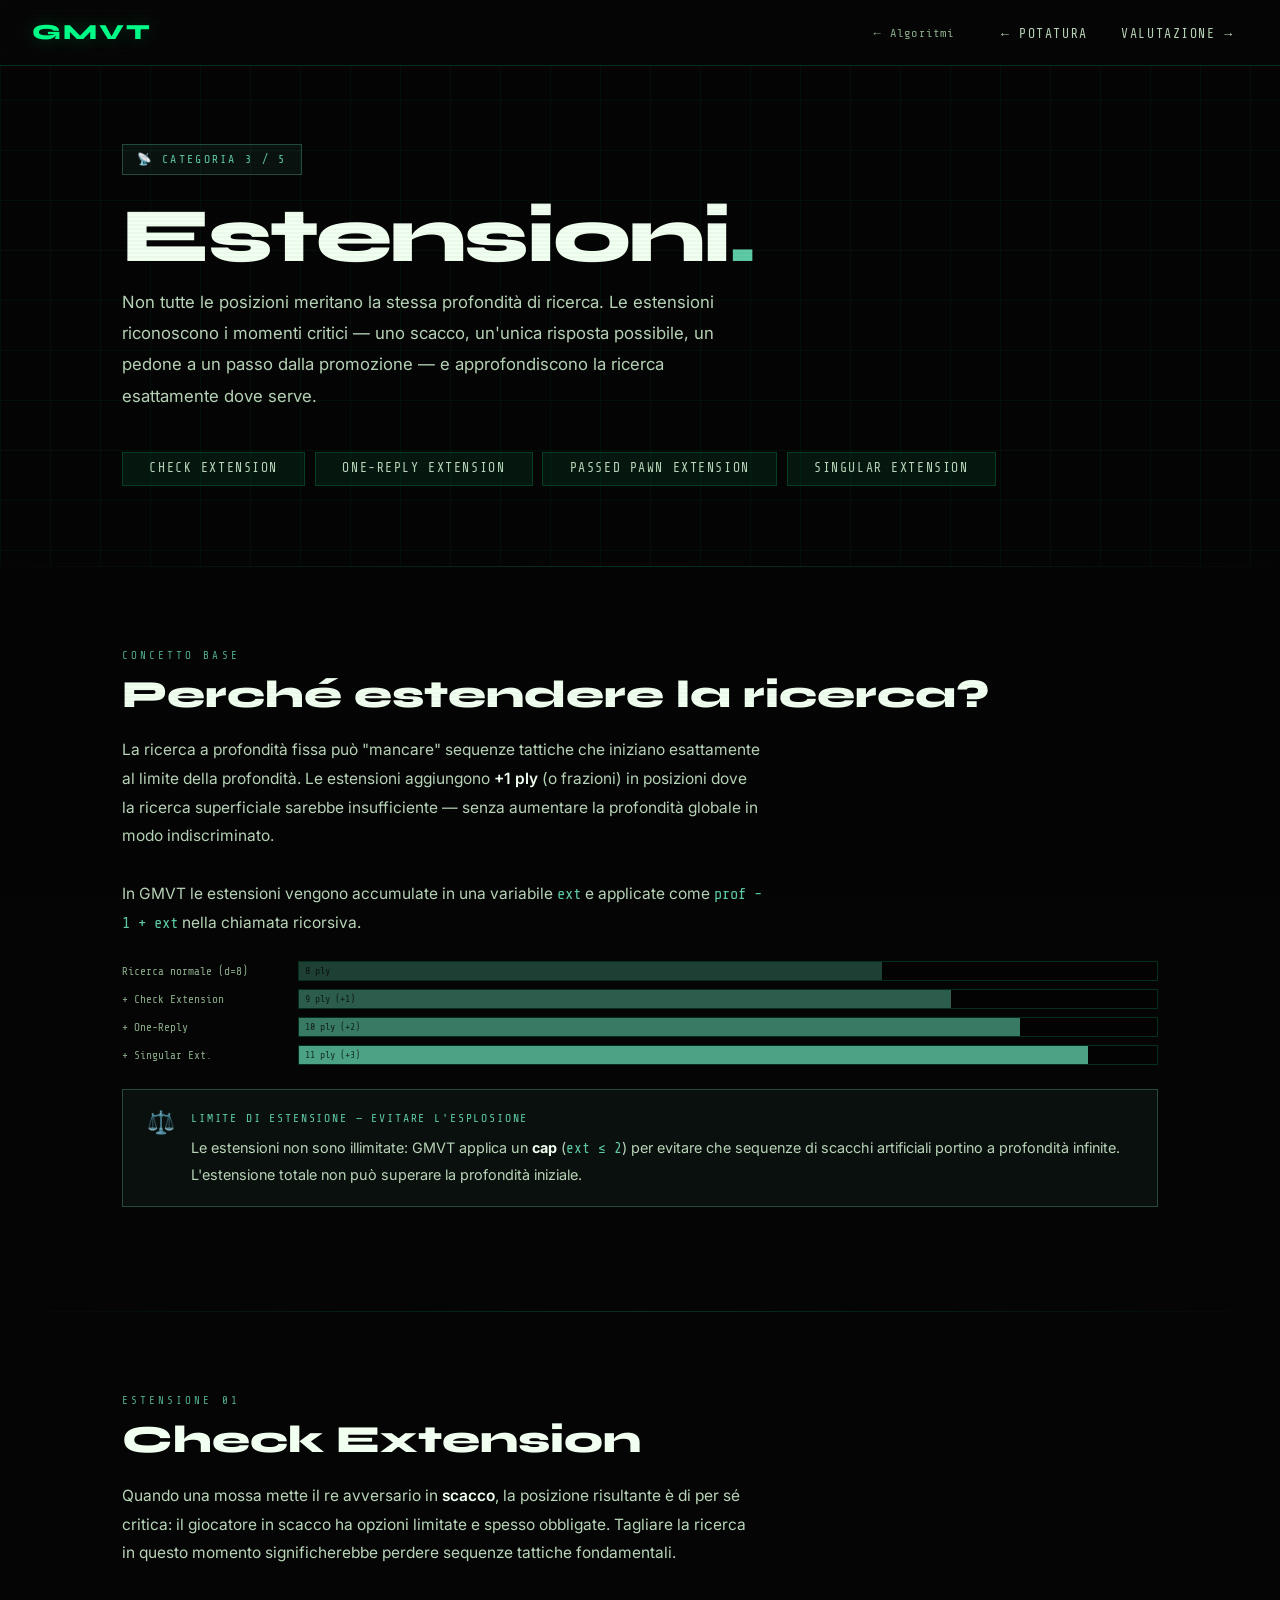
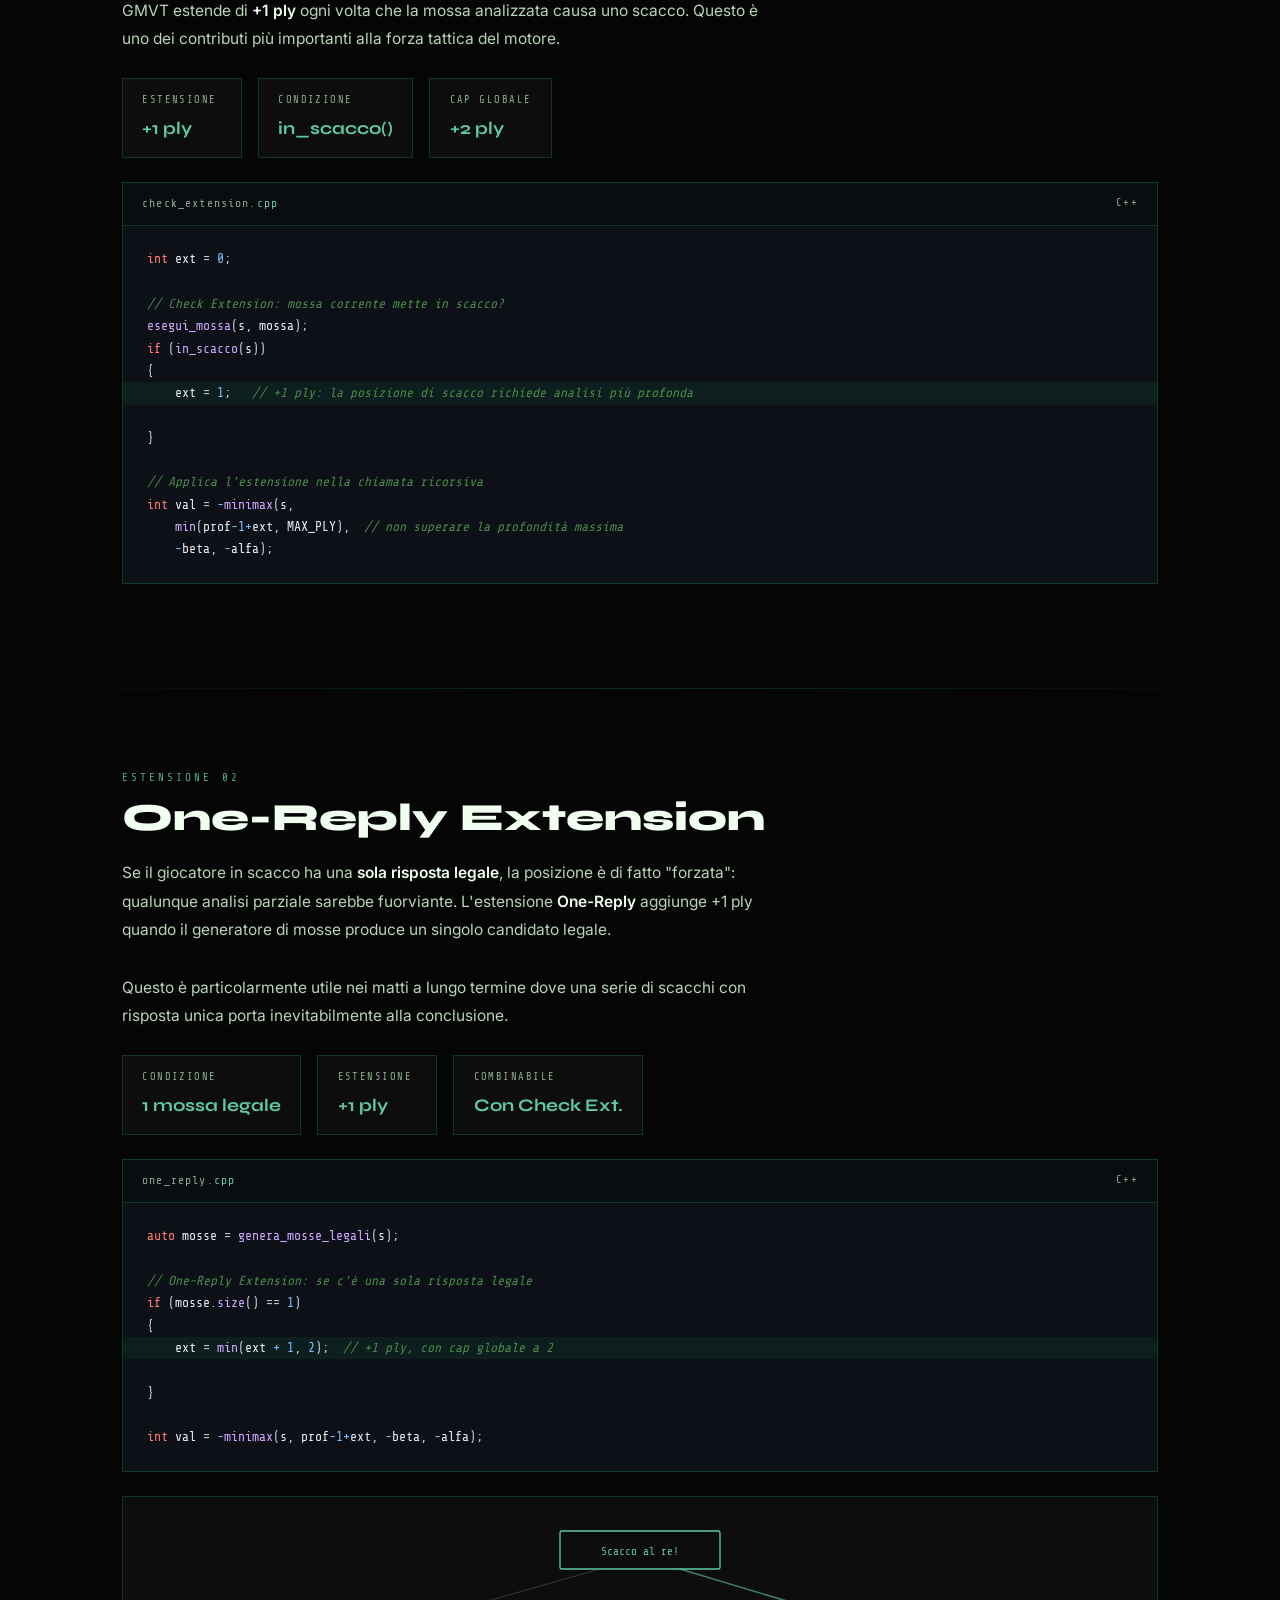
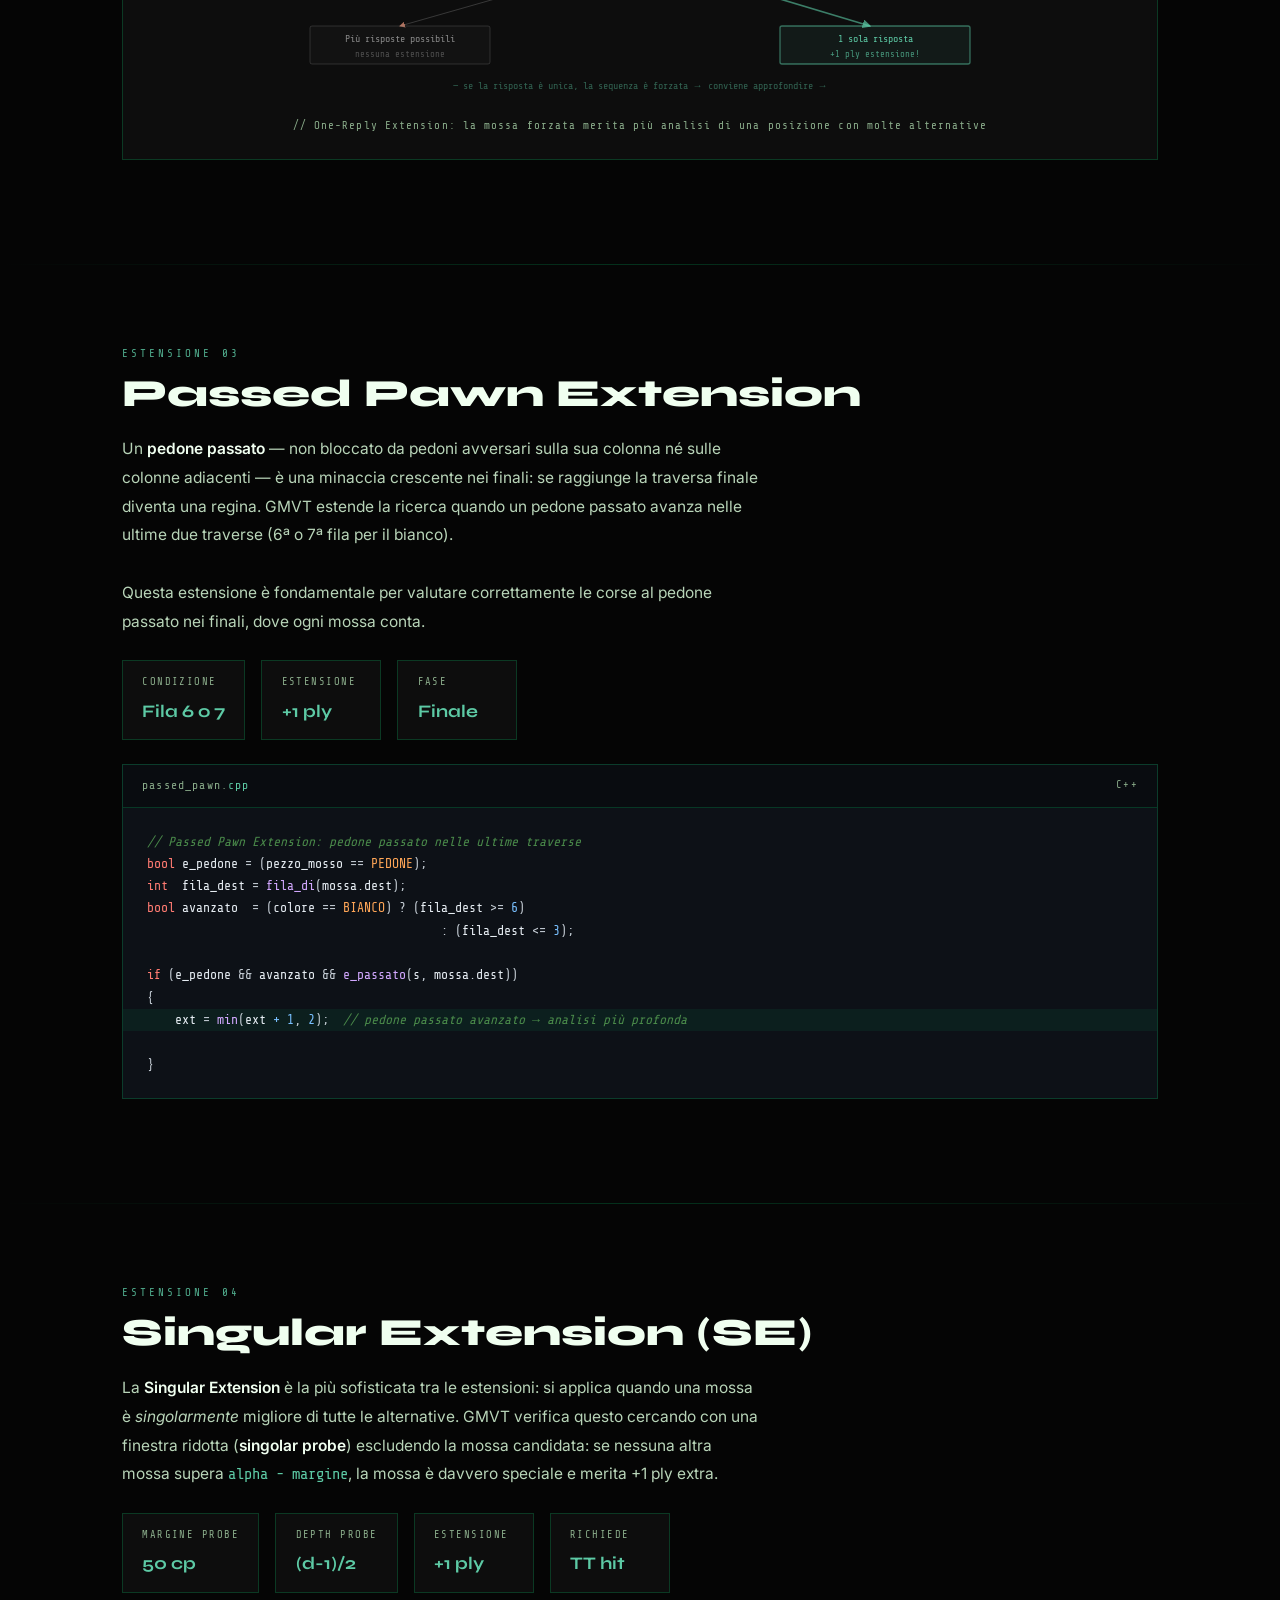
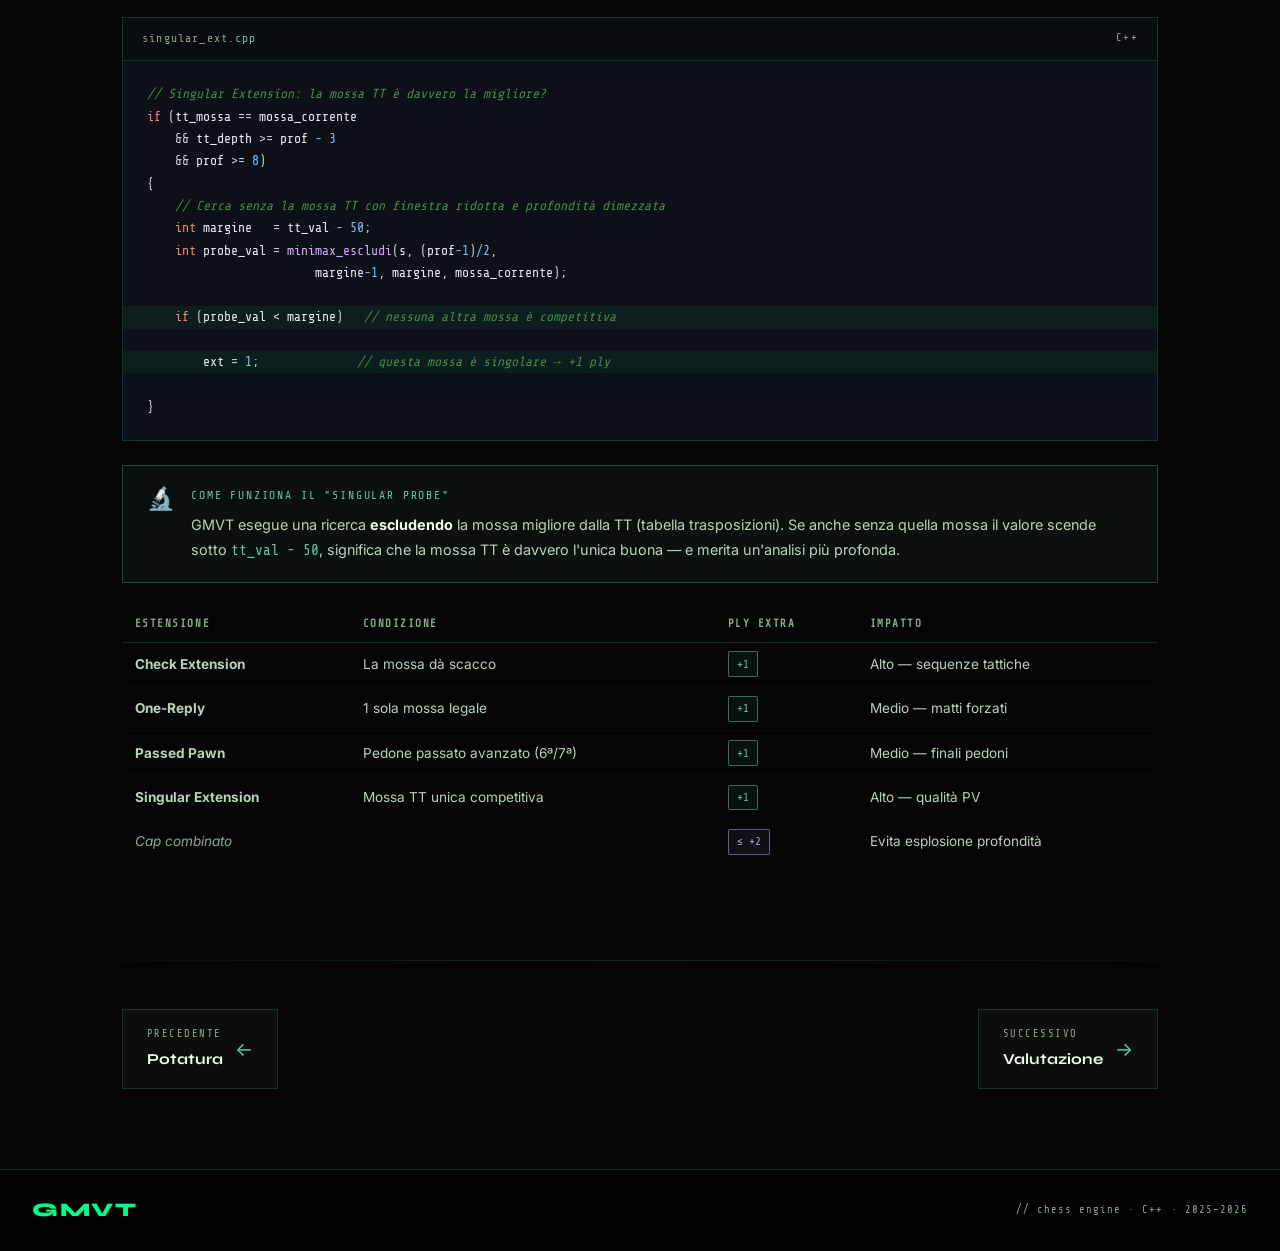
<file: docs/estensioni.html>
<!DOCTYPE html>
<html lang="it">
<head>
  <meta charset="UTF-8" />
  <meta name="viewport" content="width=device-width, initial-scale=1.0" />
  <title>GMVT — Estensioni</title>
  <link rel="icon" type="image/x-icon" href="images/favicon.ico" >
  <link rel="stylesheet" href="gmvt-shared.css" />
  <style>
    :root {
      --accent-color: #5dcaa5;
      --accent-rgb:   93, 202, 165;
      --green: #00ff88;
      --green-dim: #00cc6a;
      --green-faint: rgba(0,255,136,0.07);
      --green-glow: rgba(0,255,136,0.22);
      --bg: #050505;
      --border: rgba(0,255,136,0.18);
      --border-hover: rgba(0,255,136,0.50);
      --text: #f0fff0;
      --text-mid: #b8d4b8;
      --text-dim: #8aac8a;
      --mono: 'Share Tech Mono', monospace;
      --sans: 'Syne', sans-serif;
    }
    .nav-link { font-family: var(--mono); color: var(--text-mid) !important; font-size: 0.82rem; letter-spacing: 0.12em; text-transform: uppercase; padding: 0.4rem 0.9rem !important; transition: color 0.2s; }
    .nav-link:hover { color: var(--green) !important; }
    }
    }
    }

    /* Extension depth visualizer */
    .ext-bar-wrap { margin: 1.2rem 0; }
    .ext-bar-row { display: flex; align-items: center; gap: 1rem; margin-bottom: 0.5rem; }
    .ext-bar-label { font-family: var(--mono); font-size: 0.7rem; color: var(--text-dim); width: 160px; flex-shrink: 0; }
    .ext-bar-track { flex: 1; height: 20px; background: rgba(0,0,0,0.3); border: 1px solid var(--border); position: relative; overflow: hidden; }
    .ext-bar-fill { height: 100%; transition: width 0.4s ease; display: flex; align-items: center; padding: 0 0.4rem; }
    .ext-bar-text { font-family: var(--mono); font-size: 0.62rem; color: rgba(0,0,0,0.7); white-space: nowrap; }

    /* Comparison table */
    .ext-table { width: 100%; border-collapse: collapse; margin: 1rem 0; }
    .ext-table th { font-family: var(--mono); font-size: 0.68rem; letter-spacing: 0.14em; color: var(--text-dim); text-transform: uppercase; text-align: left; padding: 0.5rem 0.8rem; border-bottom: 1px solid var(--border); }
    .ext-table td { font-size: 0.85rem; color: var(--text-mid); padding: 0.55rem 0.8rem; border-bottom: 1px solid rgba(0,255,136,0.04); }
    .ext-table tr:last-child td { border-bottom: none; }
    .ext-table tr:hover td { background: rgba(93,202,165,0.03); }
    .ext-badge { display: inline-block; font-family: var(--mono); font-size: 0.7rem; padding: 0.15rem 0.5rem; border: 1px solid; border-radius: 2px; }
    .ext-badge.yes { border-color: rgba(93,202,165,0.5); color: #5dcaa5; background: rgba(93,202,165,0.07); }
    .ext-badge.cond { border-color: rgba(175,169,240,0.5); color: #afa9f0; background: rgba(175,169,240,0.07); }
  </style>
</head>
<body>

<nav class="navbar">
  <a class="navbar-brand" href="index.html">GMVT</a>
  <div style="display:flex; align-items:center; gap:2rem;">
    <a class="nav-back" href="index.html"> Algoritmi</a>
    <ul class="navbar-nav">
      <li><a class="nav-link" href="potatura.html">← Potatura</a></li>
      <li><a class="nav-link" href="valutazione.html">Valutazione →</a></li>
    </ul>
  </div>
</nav>

<section class="page-hero">
  <div class="page-hero-grid"></div>
  <div style="max-width:1100px; margin:0 auto; padding:0 2rem; position:relative; z-index:2;">
    <div class="page-tag">📡 Categoria 3 / 5</div>
    <h1 class="page-title">Estensioni<span>.</span></h1>
    <p class="page-intro">
      Non tutte le posizioni meritano la stessa profondità di ricerca. 
      Le estensioni riconoscono i momenti critici — uno scacco, un'unica risposta possibile, 
      un pedone a un passo dalla promozione — e approfondiscono la ricerca esattamente dove serve.
    </p>
    <div class="page-pills">
      <span class="pill"><a class="nav-link" href="#CheckExtension">Check Extension</a></span> 
      <span class="pill"><a class="nav-link" href="#OneReplyExtension">One-Reply Extension</a></span>
      <span class="pill"><a class="nav-link" href="#PassedPawnExtension">Passed Pawn Extension</a></span>
      <span class="pill"><a class="nav-link" href="#SingularExtension">Singular Extension</a></span>
    </div>
  </div>
</section>

<div class="divider"></div>

<section class="content-section">
  <div style="max-width:1100px; margin:0 auto; padding:0 2rem;">

    <div class="section-eyebrow">concetto base</div>
    <h2 class="section-heading">Perché estendere la ricerca?</h2>

    <div class="section-body mb-3">
      La ricerca a profondità fissa può "mancare" sequenze tattiche che iniziano 
      esattamente al limite della profondità. Le estensioni aggiungono 
      <strong>+1 ply</strong> (o frazioni) in posizioni dove la ricerca superficiale 
      sarebbe insufficiente — senza aumentare la profondità globale in modo indiscriminato.
      <br><br>
      In GMVT le estensioni vengono accumulate in una variabile 
      <code style="font-family:var(--mono);color:var(--accent-color)">ext</code> e 
      applicate come <code style="font-family:var(--mono);color:var(--accent-color)">prof - 1 + ext</code> 
      nella chiamata ricorsiva.
    </div>

    <!-- Extension depth comparison -->
    <div class="ext-bar-wrap fade-up">
      <div class="ext-bar-row">
        <div class="ext-bar-label">Ricerca normale (d=8)</div>
        <div class="ext-bar-track">
          <div class="ext-bar-fill" style="width:68%;background:rgba(93,202,165,0.3);">
            <span class="ext-bar-text">8 ply</span>
          </div>
        </div>
      </div>
      <div class="ext-bar-row">
        <div class="ext-bar-label">+ Check Extension</div>
        <div class="ext-bar-track">
          <div class="ext-bar-fill" style="width:76%;background:rgba(93,202,165,0.45);">
            <span class="ext-bar-text">9 ply (+1)</span>
          </div>
        </div>
      </div>
      <div class="ext-bar-row">
        <div class="ext-bar-label">+ One-Reply</div>
        <div class="ext-bar-track">
          <div class="ext-bar-fill" style="width:84%;background:rgba(93,202,165,0.6);">
            <span class="ext-bar-text">10 ply (+2)</span>
          </div>
        </div>
      </div>
      <div class="ext-bar-row">
        <div class="ext-bar-label">+ Singular Ext.</div>
        <div class="ext-bar-track">
          <div class="ext-bar-fill" style="width:92%;background:rgba(93,202,165,0.8);">
            <span class="ext-bar-text">11 ply (+3)</span>
          </div>
        </div>
      </div>
    </div>

    <div class="callout fade-up">
      <div class="callout-icon">⚖️</div>
      <div class="callout-content">
        <div class="callout-title">Limite di estensione — evitare l'esplosione</div>
        <div class="callout-text">
          Le estensioni non sono illimitate: GMVT applica un <strong>cap</strong> 
          (<code style="font-family:var(--mono);color:var(--accent-color)">ext ≤ 2</code>) per 
          evitare che sequenze di scacchi artificiali portino a profondità infinite. 
          L'estensione totale non può superare la profondità iniziale.
        </div>
      </div>
    </div>

  </div>
</section>

<div class="divider"></div>

<section class="content-section" id="CheckExtension">
  <div style="max-width:1100px; margin:0 auto; padding:0 2rem;">

    <div class="section-eyebrow">estensione 01</div>
    <h2 class="section-heading">Check Extension</h2>

    <div class="section-body mb-3">
      Quando una mossa mette il re avversario in <strong>scacco</strong>, la posizione 
      risultante è di per sé critica: il giocatore in scacco ha opzioni limitate e 
      spesso obbligate. Tagliare la ricerca in questo momento significherebbe perdere 
      sequenze tattiche fondamentali.
      <br><br>
      GMVT estende di <strong>+1 ply</strong> ogni volta che la mossa analizzata 
      causa uno scacco. Questo è uno dei contributi più importanti alla forza tattica 
      del motore.
    </div>

    <div class="complexity-row fade-up">
      <div class="complexity-badge"><div class="cb-label">Estensione</div><div class="cb-value">+1 ply</div></div>
      <div class="complexity-badge"><div class="cb-label">Condizione</div><div class="cb-value">in_scacco()</div></div>
      <div class="complexity-badge"><div class="cb-label">Cap globale</div><div class="cb-value">+2 ply</div></div>
    </div>

    <div class="code-wrap fade-up">
      <div class="code-header">
        <span class="code-filename">check_extension.<span>cpp</span></span>
        <span class="code-lang">C++</span>
      </div>
      <div class="code-body">
<pre><span class="kw">int</span> <span class="var">ext</span> = <span class="num">0</span>;

<span class="cm">// Check Extension: mossa corrente mette in scacco?</span>
<span class="fn">esegui_mossa</span>(<span class="var">s</span>, <span class="var">mossa</span>);
<span class="kw">if</span> (<span class="fn">in_scacco</span>(<span class="var">s</span>))
{
<span class="hl">    <span class="var">ext</span> = <span class="num">1</span>;   <span class="cm">// +1 ply: la posizione di scacco richiede analisi più profonda</span></span>
}

<span class="cm">// Applica l'estensione nella chiamata ricorsiva</span>
<span class="kw">int</span> <span class="var">val</span> = <span class="op">-</span><span class="fn">minimax</span>(<span class="var">s</span>,
    <span class="fn">min</span>(<span class="var">prof</span><span class="op">-</span><span class="num">1</span><span class="op">+</span><span class="var">ext</span>, <span class="var">MAX_PLY</span>),  <span class="cm">// non superare la profondità massima</span>
    <span class="op">-</span><span class="var">beta</span>, <span class="op">-</span><span class="var">alfa</span>);</pre>
      </div>
    </div>

    
  </div>
</section>

<div class="divider"></div>

<section class="content-section" id="OneReplyExtension">
  <div style="max-width:1100px; margin:0 auto; padding:0 2rem;">

    <div class="section-eyebrow">estensione 02</div>
    <h2 class="section-heading">One-Reply Extension</h2>

    <div class="section-body mb-3">
      Se il giocatore in scacco ha una <strong>sola risposta legale</strong>, la posizione 
      è di fatto "forzata": qualunque analisi parziale sarebbe fuorviante. 
      L'estensione <strong>One-Reply</strong> aggiunge +1 ply quando il generatore di mosse 
      produce un singolo candidato legale.
      <br><br>
      Questo è particolarmente utile nei matti a lungo termine dove una serie di 
      scacchi con risposta unica porta inevitabilmente alla conclusione.
    </div>

    <div class="complexity-row fade-up">
      <div class="complexity-badge"><div class="cb-label">Condizione</div><div class="cb-value">1 mossa legale</div></div>
      <div class="complexity-badge"><div class="cb-label">Estensione</div><div class="cb-value">+1 ply</div></div>
      <div class="complexity-badge"><div class="cb-label">Combinabile</div><div class="cb-value">Con Check Ext.</div></div>
    </div>

    <div class="code-wrap fade-up">
      <div class="code-header">
        <span class="code-filename">one_reply.<span>cpp</span></span>
        <span class="code-lang">C++</span>
      </div>
      <div class="code-body">
<pre><span class="kw">auto</span> <span class="var">mosse</span> = <span class="fn">genera_mosse_legali</span>(<span class="var">s</span>);

<span class="cm">// One-Reply Extension: se c'è una sola risposta legale</span>
<span class="kw">if</span> (<span class="var">mosse</span>.<span class="fn">size</span>() == <span class="num">1</span>)
{
<span class="hl">    <span class="var">ext</span> = <span class="fn">min</span>(<span class="var">ext</span> <span class="op">+</span> <span class="num">1</span>, <span class="num">2</span>);  <span class="cm">// +1 ply, con cap globale a 2</span></span>
}

<span class="kw">int</span> <span class="var">val</span> = <span class="op">-</span><span class="fn">minimax</span>(<span class="var">s</span>, <span class="var">prof</span><span class="op">-</span><span class="num">1</span><span class="op">+</span><span class="var">ext</span>, <span class="op">-</span><span class="var">beta</span>, <span class="op">-</span><span class="var">alfa</span>);</pre>
      </div>
    </div>

    <div class="diagram-wrap fade-up">
      <svg viewBox="0 0 740 180" xmlns="http://www.w3.org/2000/svg" style="width:100%;max-width:740px;display:block;margin:0 auto">
        <defs>
          <marker id="arr-ext" markerWidth="6" markerHeight="6" refX="5" refY="3" orient="auto">
            <path d="M0,0 L6,3 L0,6 Z" fill="rgba(93,202,165,0.7)"/>
          </marker>
          <marker id="arr-red" markerWidth="6" markerHeight="6" refX="5" refY="3" orient="auto">
            <path d="M0,0 L6,3 L0,6 Z" fill="rgba(240,150,122,0.7)"/>
          </marker>
        </defs>
        <!-- Node: scacco -->
        <rect x="290" y="10" width="160" height="38" rx="2" fill="none" stroke="#5dcaa5" stroke-width="1.3"/>
        <text x="370" y="34" text-anchor="middle" font-family="Share Tech Mono" font-size="11" fill="#5dcaa5">Scacco al re!</text>
        <!-- Many-reply branch (no ext) -->
        <line x1="330" y1="48" x2="130" y2="105" stroke="rgba(120,120,120,0.4)" stroke-width="1" marker-end="url(#arr-red)"/>
        <rect x="40" y="105" width="180" height="38" rx="2" fill="rgba(120,120,120,0.05)" stroke="rgba(120,120,120,0.3)" stroke-width="1"/>
        <text x="130" y="121" text-anchor="middle" font-family="Share Tech Mono" font-size="10" fill="#888">Più risposte possibili</text>
        <text x="130" y="136" text-anchor="middle" font-family="Share Tech Mono" font-size="9" fill="rgba(120,120,120,0.6)">nessuna estensione</text>
        <!-- One-reply branch -->
        <line x1="410" y1="48" x2="600" y2="105" stroke="rgba(93,202,165,0.6)" stroke-width="1.5" marker-end="url(#arr-ext)"/>
        <rect x="510" y="105" width="190" height="38" rx="2" fill="rgba(93,202,165,0.07)" stroke="rgba(93,202,165,0.5)" stroke-width="1.3"/>
        <text x="605" y="121" text-anchor="middle" font-family="Share Tech Mono" font-size="10" fill="#5dcaa5">1 sola risposta</text>
        <text x="605" y="136" text-anchor="middle" font-family="Share Tech Mono" font-size="9" fill="rgba(93,202,165,0.7)">+1 ply estensione!</text>
        <text x="370" y="168" text-anchor="middle" font-family="Share Tech Mono" font-size="10" fill="rgba(93,202,165,0.45)">— se la risposta è unica, la sequenza è forzata → conviene approfondire →</text>
      </svg>
      <div class="diagram-caption">// One-Reply Extension: la mossa forzata merita più analisi di una posizione con molte alternative</div>
    </div>

  </div>
</section>

<div class="divider"></div>

<section class="content-section" id="PassedPawnExtension">
  <div style="max-width:1100px; margin:0 auto; padding:0 2rem;">

    <div class="section-eyebrow">estensione 03</div>
    <h2 class="section-heading">Passed Pawn Extension</h2>

    <div class="section-body mb-3">
      Un <strong>pedone passato</strong> — non bloccato da pedoni avversari sulla sua colonna 
      né sulle colonne adiacenti — è una minaccia crescente nei finali: se raggiunge 
      la traversa finale diventa una regina. GMVT estende la ricerca quando un pedone 
      passato avanza nelle ultime due traverse (6ª o 7ª fila per il bianco).
      <br><br>
      Questa estensione è fondamentale per valutare correttamente le corse al pedone 
      passato nei finali, dove ogni mossa conta.
    </div>

    <div class="complexity-row fade-up">
      <div class="complexity-badge"><div class="cb-label">Condizione</div><div class="cb-value">Fila 6 o 7</div></div>
      <div class="complexity-badge"><div class="cb-label">Estensione</div><div class="cb-value">+1 ply</div></div>
      <div class="complexity-badge"><div class="cb-label">Fase</div><div class="cb-value">Finale</div></div>
    </div>

    <div class="code-wrap fade-up">
      <div class="code-header">
        <span class="code-filename">passed_pawn.<span>cpp</span></span>
        <span class="code-lang">C++</span>
      </div>
      <div class="code-body">
<pre><span class="cm">// Passed Pawn Extension: pedone passato nelle ultime traverse</span>
<span class="kw">bool</span> <span class="var">e_pedone</span> = (<span class="var">pezzo_mosso</span> == <span class="tp">PEDONE</span>);
<span class="kw">int</span>  <span class="var">fila_dest</span> = <span class="fn">fila_di</span>(<span class="var">mossa</span>.<span class="var">dest</span>);
<span class="kw">bool</span> <span class="var">avanzato</span>  = (<span class="var">colore</span> == <span class="tp">BIANCO</span>) ? (<span class="var">fila_dest</span> &gt;= <span class="num">6</span>) 
                                          : (<span class="var">fila_dest</span> &lt;= <span class="num">3</span>);

<span class="kw">if</span> (<span class="var">e_pedone</span> && <span class="var">avanzato</span> && <span class="fn">e_passato</span>(<span class="var">s</span>, <span class="var">mossa</span>.<span class="var">dest</span>))
{
<span class="hl">    <span class="var">ext</span> = <span class="fn">min</span>(<span class="var">ext</span> <span class="op">+</span> <span class="num">1</span>, <span class="num">2</span>);  <span class="cm">// pedone passato avanzato → analisi più profonda</span></span>
}</pre>
      </div>
    </div>

    <!-- Demo Passed Pawn -->
    
  </div>
</section>

<div class="divider"></div>

<section class="content-section" id="SingularExtension">
  <div style="max-width:1100px; margin:0 auto; padding:0 2rem;">

    <div class="section-eyebrow">estensione 04</div>
    <h2 class="section-heading">Singular Extension (SE)</h2>

    <div class="section-body mb-3">
      La <strong>Singular Extension</strong> è la più sofisticata tra le estensioni: 
      si applica quando una mossa è <em>singolarmente</em> migliore di tutte le alternative. 
      GMVT verifica questo cercando con una finestra ridotta (<strong>singolar probe</strong>) 
      escludendo la mossa candidata: se nessuna altra mossa supera 
      <code style="font-family:var(--mono);color:var(--accent-color)">alpha - margine</code>, 
      la mossa è davvero speciale e merita +1 ply extra.
    </div>

    <div class="complexity-row fade-up">
      <div class="complexity-badge"><div class="cb-label">Margine probe</div><div class="cb-value">50 cp</div></div>
      <div class="complexity-badge"><div class="cb-label">Depth probe</div><div class="cb-value">(d-1)/2</div></div>
      <div class="complexity-badge"><div class="cb-label">Estensione</div><div class="cb-value">+1 ply</div></div>
      <div class="complexity-badge"><div class="cb-label">Richiede</div><div class="cb-value">TT hit</div></div>
    </div>

    <div class="code-wrap fade-up">
      <div class="code-header">
        <span class="code-filename">singular_ext.<span>cpp</span></span>
        <span class="code-lang">C++</span>
      </div>
      <div class="code-body">
<pre><span class="cm">// Singular Extension: la mossa TT è davvero la migliore?</span>
<span class="kw">if</span> (<span class="var">tt_mossa</span> == <span class="var">mossa_corrente</span>
    && <span class="var">tt_depth</span> &gt;= <span class="var">prof</span> <span class="op">-</span> <span class="num">3</span>
    && <span class="var">prof</span> &gt;= <span class="num">8</span>)
{
    <span class="cm">// Cerca senza la mossa TT con finestra ridotta e profondità dimezzata</span>
    <span class="kw">int</span> <span class="var">margine</span>   = <span class="var">tt_val</span> <span class="op">-</span> <span class="num">50</span>;
    <span class="kw">int</span> <span class="var">probe_val</span> = <span class="fn">minimax_escludi</span>(<span class="var">s</span>, (<span class="var">prof</span><span class="op">-</span><span class="num">1</span>)<span class="op">/</span><span class="num">2</span>,
                        <span class="var">margine</span><span class="op">-</span><span class="num">1</span>, <span class="var">margine</span>, <span class="var">mossa_corrente</span>);

<span class="hl">    <span class="kw">if</span> (<span class="var">probe_val</span> &lt; <span class="var">margine</span>)   <span class="cm">// nessuna altra mossa è competitiva</span></span>
<span class="hl">        <span class="var">ext</span> = <span class="num">1</span>;              <span class="cm">// questa mossa è singolare → +1 ply</span></span>
}</pre>
      </div>
    </div>

    <div class="callout fade-up">
      <div class="callout-icon">🔬</div>
      <div class="callout-content">
        <div class="callout-title">Come funziona il "singular probe"</div>
        <div class="callout-text">
          GMVT esegue una ricerca <strong>escludendo</strong> la mossa migliore dalla TT 
          (tabella trasposizioni). Se anche senza quella mossa il valore scende sotto 
          <code style="font-family:var(--mono);color:var(--accent-color)">tt_val - 50</code>, 
          significa che la mossa TT è davvero l'unica buona — e merita un'analisi più profonda.
        </div>
      </div>
    </div>

    <!-- Tabella riepilogo tutte le estensioni -->
    <table class="ext-table fade-up">
      <tr>
        <th>Estensione</th>
        <th>Condizione</th>
        <th>Ply extra</th>
        <th>Impatto</th>
      </tr>
      <tr>
        <td><strong>Check Extension</strong></td>
        <td>La mossa dà scacco</td>
        <td><span class="ext-badge yes">+1</span></td>
        <td>Alto — sequenze tattiche</td>
      </tr>
      <tr>
        <td><strong>One-Reply</strong></td>
        <td>1 sola mossa legale</td>
        <td><span class="ext-badge yes">+1</span></td>
        <td>Medio — matti forzati</td>
      </tr>
      <tr>
        <td><strong>Passed Pawn</strong></td>
        <td>Pedone passato avanzato (6ª/7ª)</td>
        <td><span class="ext-badge yes">+1</span></td>
        <td>Medio — finali pedoni</td>
      </tr>
      <tr>
        <td><strong>Singular Extension</strong></td>
        <td>Mossa TT unica competitiva</td>
        <td><span class="ext-badge yes">+1</span></td>
        <td>Alto — qualità PV</td>
      </tr>
      <tr>
        <td colspan="2" style="color:var(--text-dim);font-style:italic;">Cap combinato</td>
        <td><span class="ext-badge cond">≤ +2</span></td>
        <td>Evita esplosione profondità</td>
      </tr>
    </table>

  </div>
</section>

<div class="divider"></div>

<div style="max-width:1100px; margin:0 auto; padding:0 2rem;">
  <nav class="page-nav">
    <a href="potatura.html" class="page-nav-btn prev">
      <span class="pnb-arrow">←</span>
      <div><div class="pnb-label">Precedente</div><div class="pnb-title">Potatura</div></div>
    </a>
    <a href="valutazione.html" class="page-nav-btn">
      <div><div class="pnb-label">Successivo</div><div class="pnb-title">Valutazione</div></div>
      <span class="pnb-arrow">→</span>
    </a>
  </nav>
</div>

<footer class="site-footer">
  <div class="site-footer-brand">GMVT</div>
  <div class="site-footer-copy">// chess engine · C++ · 2025–2026</div>
</footer>

<script>
function initAll() {}

const obs = new IntersectionObserver(entries => {
  entries.forEach((e, i) => {
    if (e.isIntersecting) {
      setTimeout(() => e.target.classList.add('visible'), i * 80);
      obs.unobserve(e.target);
    }
  });
}, { threshold: 0.1 });
document.querySelectorAll('.fade-up').forEach(el => obs.observe(el));
window.addEventListener('load', initAll);
</script>
<script src="gmvt-intro.js"></script>
</body>
</html>
</file>
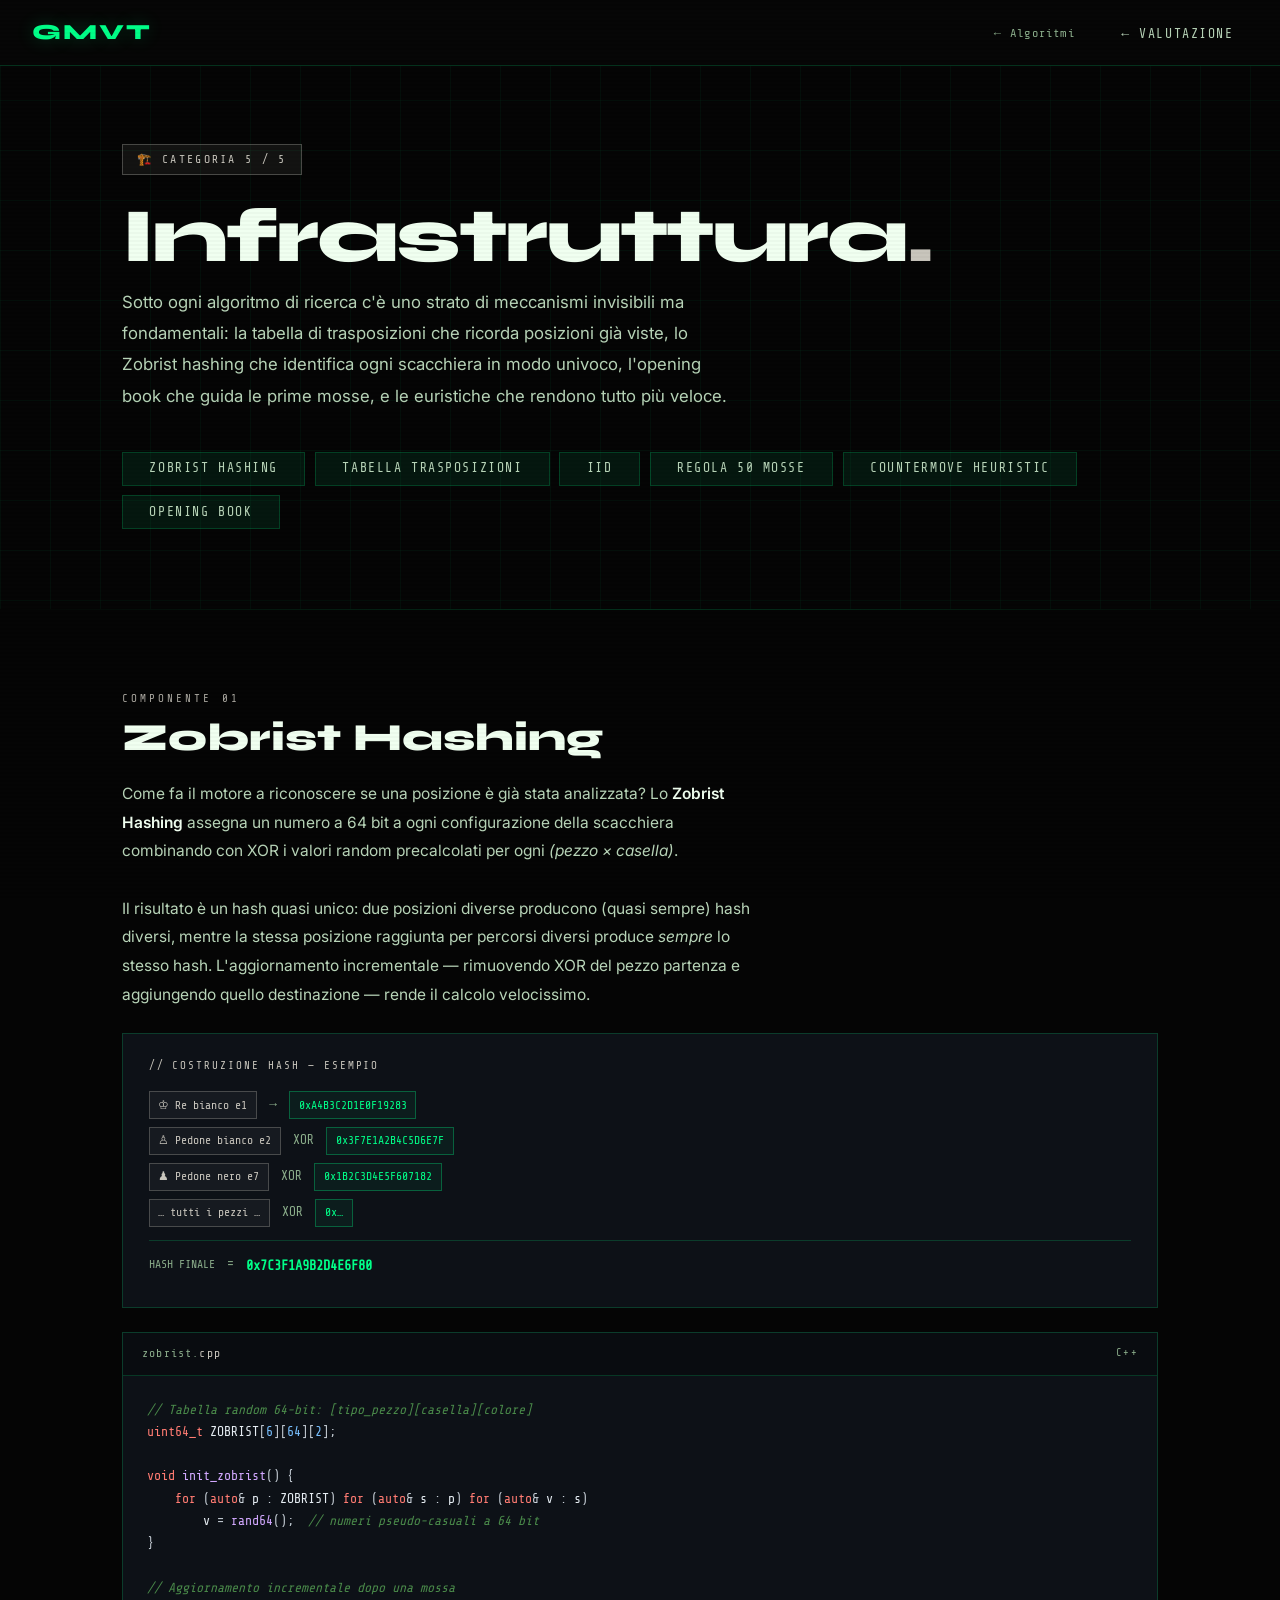
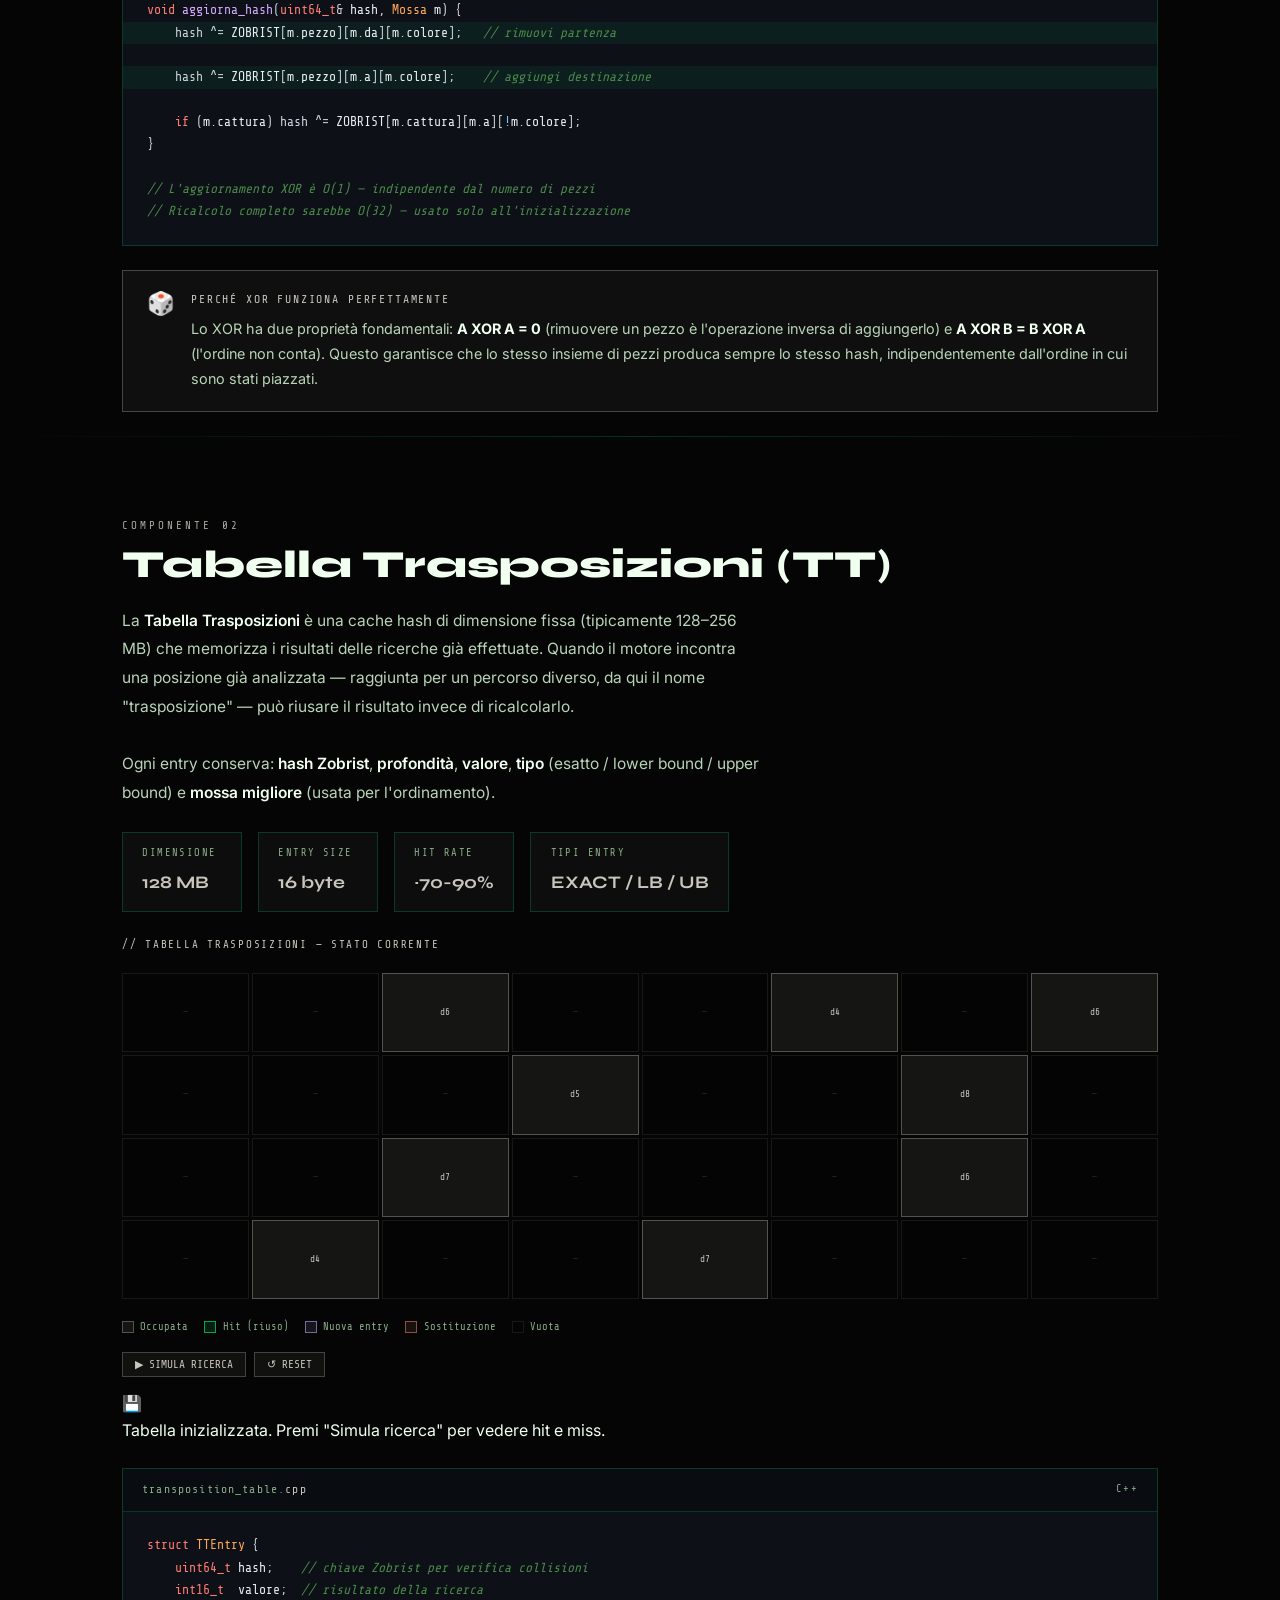
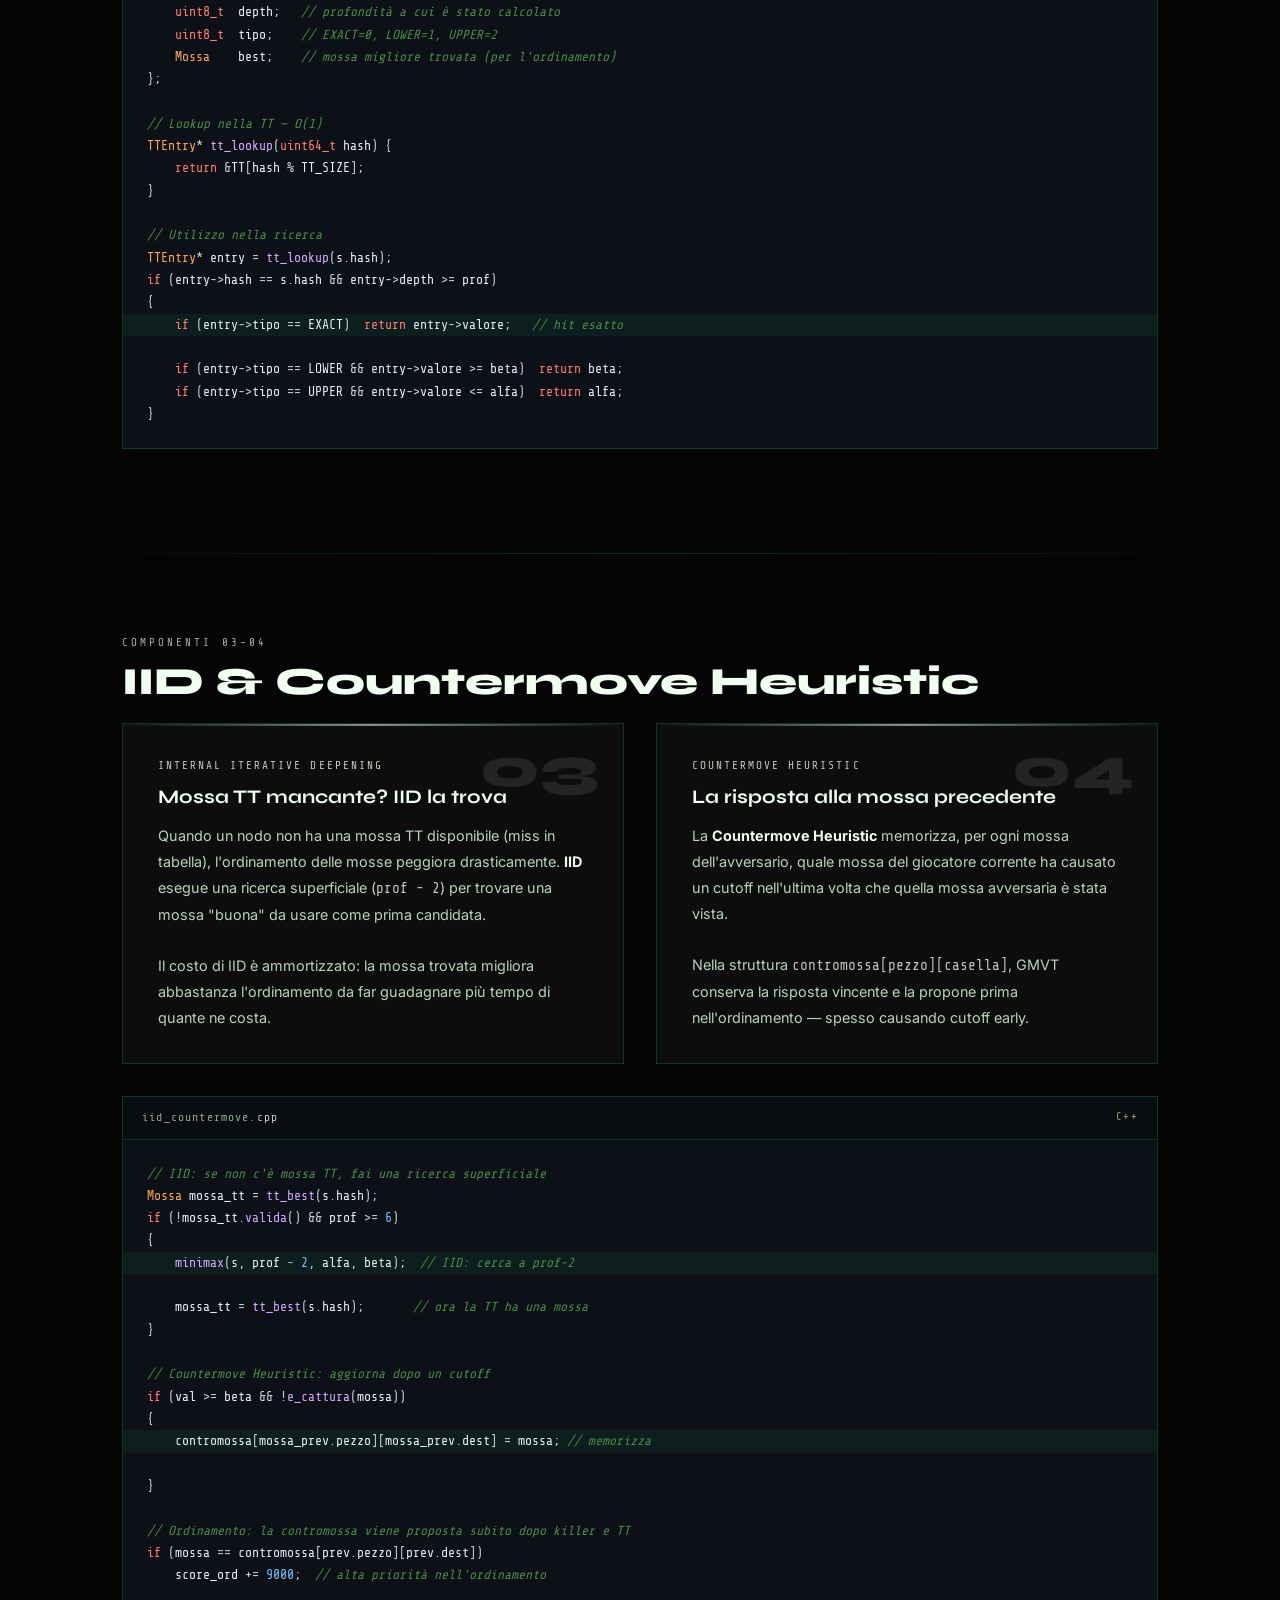
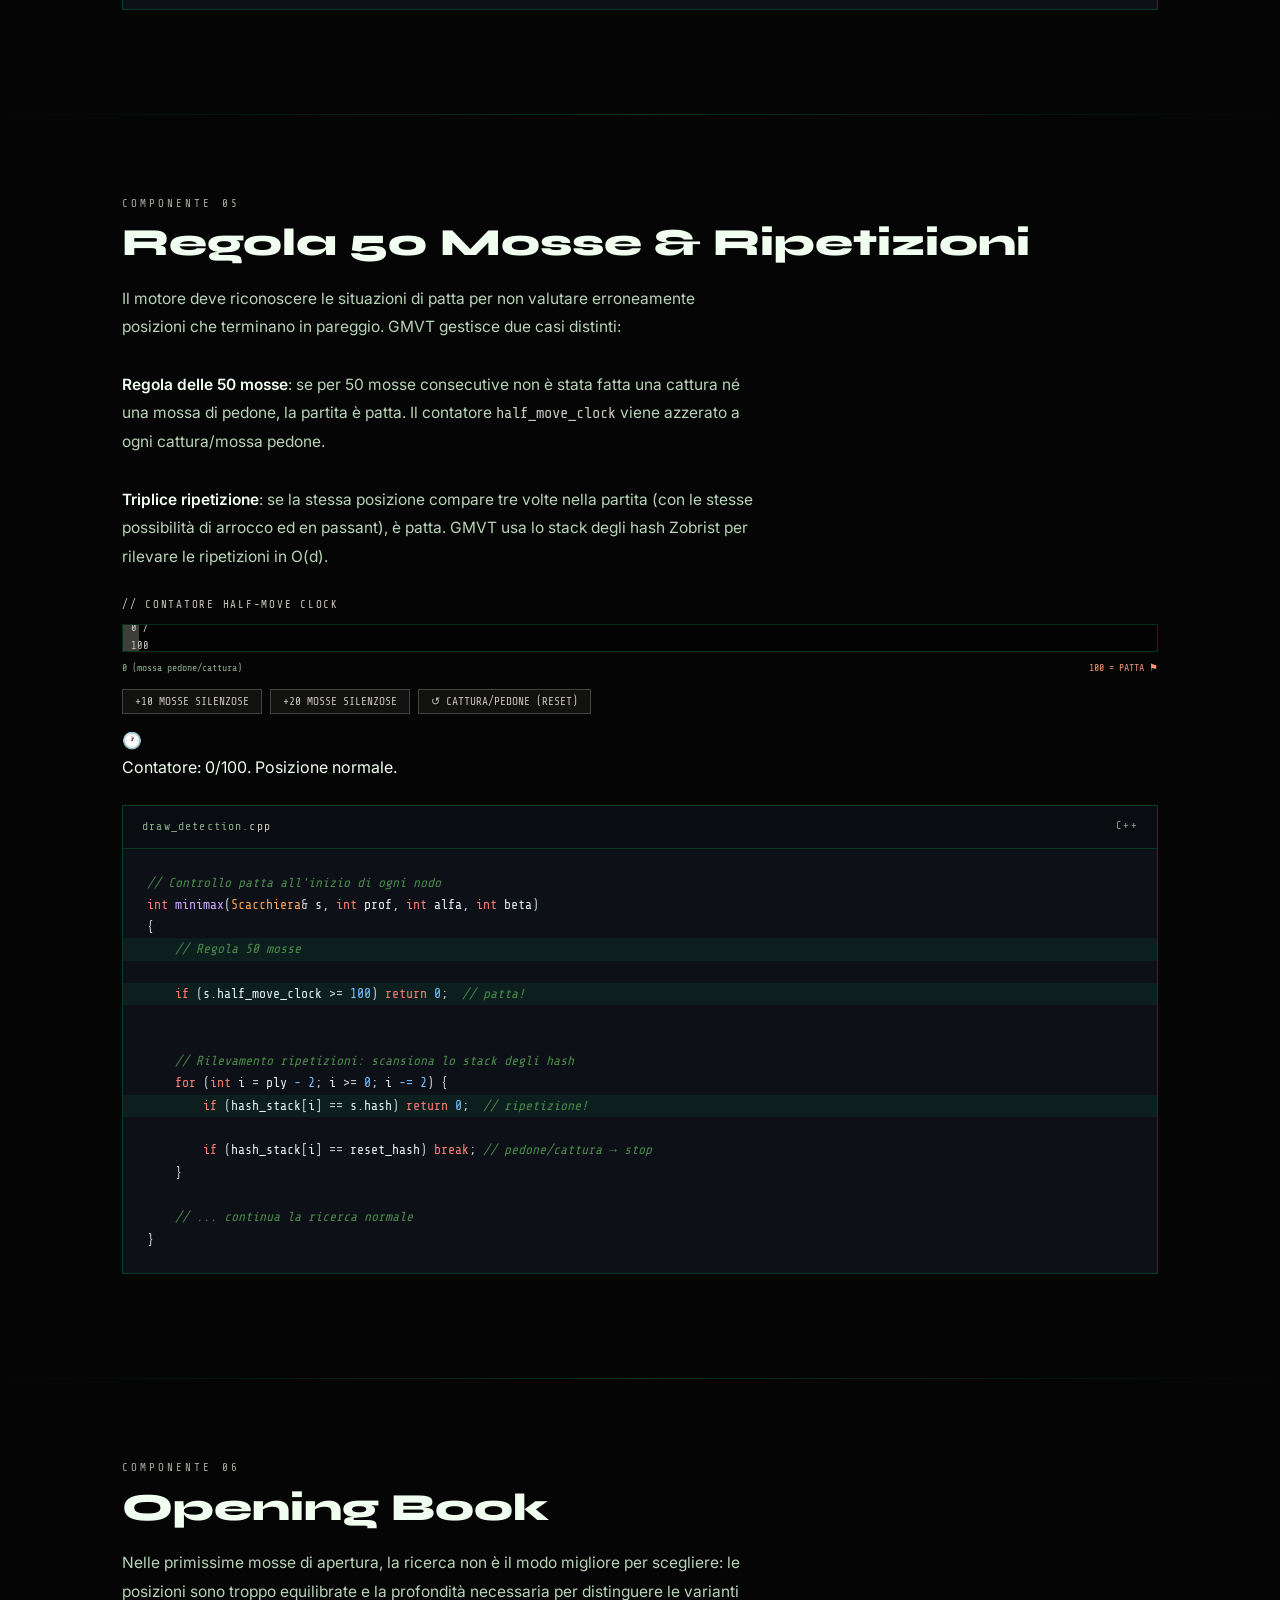
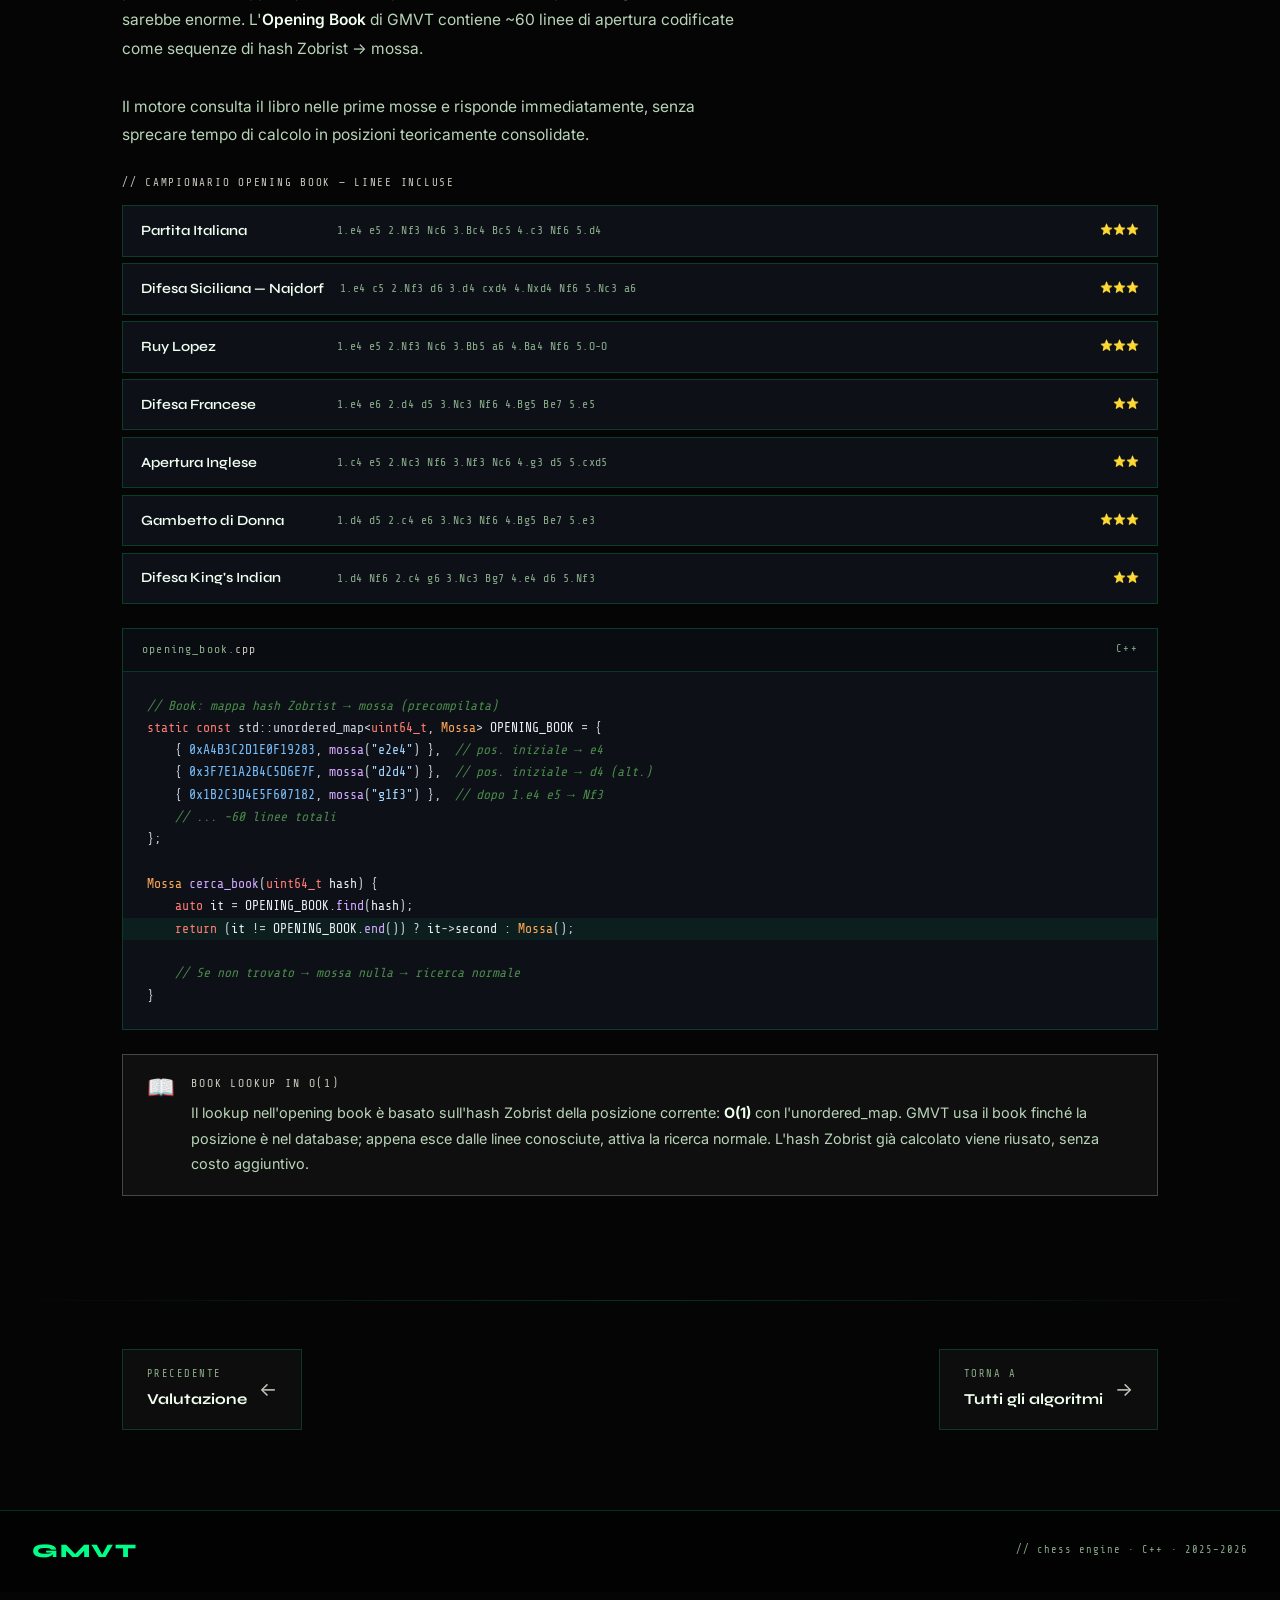
<file: docs/infrastruttura.html>
<!DOCTYPE html>
<html lang="it">
<head>
  <meta charset="UTF-8" />
  <meta name="viewport" content="width=device-width, initial-scale=1.0" />
  <title>GMVT — Infrastruttura</title>
  <link rel="icon" type="image/x-icon" href="images/favicon.ico" >
  <link rel="stylesheet" href="gmvt-shared.css" />
  <style>
    :root {
      --accent-color: #c8c5bc;
      --accent-rgb:   200, 197, 188;
      --green: #00ff88;
      --green-dim: #00cc6a;
      --green-faint: rgba(0,255,136,0.07);
      --green-glow: rgba(0,255,136,0.22);
      --bg: #050505;
      --border: rgba(0,255,136,0.18);
      --border-hover: rgba(0,255,136,0.50);
      --text: #f0fff0;
      --text-mid: #b8d4b8;
      --text-dim: #8aac8a;
      --mono: 'Share Tech Mono', monospace;
      --sans: 'Syne', sans-serif;
    }
    .nav-link { font-family: var(--mono); color: var(--text-mid) !important; font-size: 0.82rem; letter-spacing: 0.12em; text-transform: uppercase; padding: 0.4rem 0.9rem !important; transition: color 0.2s; }
    .nav-link:hover { color: var(--green) !important; }
   
    .tt-grid {
      display: grid; grid-template-columns: repeat(8, 1fr);
      gap: 3px; margin: 1.2rem 0;
    }
    .tt-cell {
      aspect-ratio: 1.6; display: flex; align-items: center; justify-content: center;
      font-family: var(--mono); font-size: 0.58rem; border: 1px solid;
      transition: all 0.35s;
    }
    .tt-cell.empty   { border-color: rgba(200,197,188,0.1); color: rgba(200,197,188,0.2); background: rgba(0,0,0,0.2); }
    .tt-cell.filled  { border-color: rgba(200,197,188,0.35); color: var(--accent-color); background: rgba(200,197,188,0.08); }
    .tt-cell.hit     { border-color: rgba(0,255,136,0.6); color: var(--green); background: rgba(0,255,136,0.1); }
    .tt-cell.new     { border-color: rgba(175,169,240,0.6); color: #afa9f0; background: rgba(175,169,240,0.1); }
    .tt-cell.replace { border-color: rgba(240,150,122,0.5); color: #f0967a; background: rgba(240,150,122,0.08); }

    .hash-row {
      display: flex; align-items: center; gap: 0.75rem; margin-bottom: 0.5rem; flex-wrap: wrap;
    }
    .hash-piece {
      font-family: var(--mono); font-size: 0.72rem; color: var(--accent-color);
      border: 1px solid rgba(200,197,188,0.28); padding: 0.2rem 0.55rem;
      background: rgba(200,197,188,0.05);
    }
    .hash-xor  { font-family: var(--mono); font-size: 0.8rem; color: var(--text-dim); }
    .hash-val  { font-family: var(--mono); font-size: 0.72rem; color: var(--green); padding: 0.2rem 0.55rem; border: 1px solid rgba(0,255,136,0.3); background: rgba(0,255,136,0.05); }
    .hash-result { font-family: var(--mono); font-size: 0.85rem; color: var(--green); font-weight: 700; }

    .book-line {
      border: 1px solid var(--border); background: var(--bg-code);
      padding: 0.8rem 1.1rem; margin-bottom: 0.4rem; display: flex;
      align-items: center; gap: 1rem; transition: border-color 0.2s;
    }
    .book-line:hover { border-color: rgba(200,197,188,0.35); }
    .book-opening-name { font-family: var(--sans); font-weight: 600; font-size: 0.88rem; color: var(--text); min-width: 180px; }
    .book-moves { font-family: var(--mono); font-size: 0.72rem; color: var(--text-dim); flex: 1; letter-spacing: 0.04em; }
    .book-freq  { font-family: var(--mono); font-size: 0.65rem; color: var(--accent-color); }

    /* ── Repetition / 50-move counter ── */
    .rep-track { height: 28px; background: rgba(0,0,0,0.3); border: 1px solid var(--border); position: relative; overflow: hidden; margin: 0.5rem 0; }
    .rep-fill  { height: 100%; transition: width 0.5s ease; display: flex; align-items: center; padding: 0 0.5rem; }
    .rep-label { font-family: var(--mono); font-size: 0.65rem; }
    .rep-controls { display: flex; gap: 0.5rem; margin-top: 0.8rem; flex-wrap: wrap; }
    .rep-btn { font-family: var(--mono); font-size: 0.7rem; color: var(--accent-color); border: 1px solid rgba(200,197,188,0.28); background: rgba(200,197,188,0.06); padding: 0.3rem 0.75rem; cursor: pointer; text-transform: uppercase; transition: background 0.2s; }
    .rep-btn:hover { background: rgba(200,197,188,0.13); }
  </style>
</head>
<body>

<nav class="navbar">
  <a class="navbar-brand" href="index.html">GMVT</a>
  <div style="display:flex; align-items:center; gap:2rem;">
    <a class="nav-back" href="index.html"> Algoritmi</a>
    <ul class="navbar-nav">
      <li><a class="nav-link" href="valutazione.html">← Valutazione</a></li>
    </ul>
  </div>
</nav>

<section class="page-hero">
  <div class="page-hero-grid"></div>
  <div style="max-width:1100px; margin:0 auto; padding:0 2rem; position:relative; z-index:2;">
    <div class="page-tag">🏗️ Categoria 5 / 5</div>
    <h1 class="page-title">Infrastruttura<span>.</span></h1>
    <p class="page-intro">
      Sotto ogni algoritmo di ricerca c'è uno strato di meccanismi invisibili ma fondamentali: 
      la tabella di trasposizioni che ricorda posizioni già viste, lo Zobrist hashing che 
      identifica ogni scacchiera in modo univoco, l'opening book che guida le prime mosse, 
      e le euristiche che rendono tutto più veloce.
    </p>
    <div class="page-pills">
      <span class="pill"><a class="nav-link" href="#ZobristHashing">Zobrist Hashing</a></span> <!--<a class="nav-link" href="#hero">Opening Book</a>-->
      <span class="pill"><a class="nav-link" href="#TT">Tabella Trasposizioni</a></span>
      <span class="pill"><a class="nav-link" href="#IID">IID</a></span>
      <span class="pill"><a class="nav-link" href="#50Move">Regola 50 mosse</a></span>
      <span class="pill"><a class="nav-link" href="#IID">Countermove Heuristic</a></span>
      <span class="pill"><a class="nav-link" href="#Opening">Opening Book</a></span>
    </div>
  </div>
</section>

<div class="divider"></div>

<section class="content-section" id="ZobristHashing">
  <div style="max-width:1100px; margin:0 auto; padding:0 2rem;">

    <div class="section-eyebrow">componente 01</div>
    <h2 class="section-heading">Zobrist Hashing</h2>

    <div class="section-body mb-3">
      Come fa il motore a riconoscere se una posizione è già stata analizzata?
      Lo <strong>Zobrist Hashing</strong> assegna un numero a 64 bit a ogni configurazione 
      della scacchiera combinando con XOR i valori random precalcolati per ogni 
      <em>(pezzo × casella)</em>.
      <br><br>
      Il risultato è un hash quasi unico: due posizioni diverse producono (quasi sempre) 
      hash diversi, mentre la stessa posizione raggiunta per percorsi diversi produce 
      <em>sempre</em> lo stesso hash. L'aggiornamento incrementale — rimuovendo XOR del 
      pezzo partenza e aggiungendo quello destinazione — rende il calcolo velocissimo.
    </div>

    <!-- Hash construction visual -->
    <div class="fade-up" style="background:var(--bg-code);border:1px solid var(--border);padding:1.4rem 1.6rem;margin:1.5rem 0;">
      <div style="font-family:var(--mono);font-size:0.68rem;letter-spacing:0.18em;color:var(--accent-color);margin-bottom:1rem;">// COSTRUZIONE HASH — ESEMPIO</div>

      <div class="hash-row">
        <div class="hash-piece">♔ Re bianco e1</div>
        <div class="hash-xor">→</div>
        <div class="hash-val">0xA4B3C2D1E0F19283</div>
      </div>
      <div class="hash-row">
        <div class="hash-piece">♙ Pedone bianco e2</div>
        <div class="hash-xor">XOR</div>
        <div class="hash-val">0x3F7E1A2B4C5D6E7F</div>
      </div>
      <div class="hash-row">
        <div class="hash-piece">♟ Pedone nero e7</div>
        <div class="hash-xor">XOR</div>
        <div class="hash-val">0x1B2C3D4E5F607182</div>
      </div>
      <div class="hash-row">
        <div class="hash-piece">… tutti i pezzi …</div>
        <div class="hash-xor">XOR</div>
        <div class="hash-val">0x…</div>
      </div>
      <div style="height:1px;background:var(--border);margin:0.8rem 0;"></div>
      <div class="hash-row">
        <div style="font-family:var(--mono);font-size:0.72rem;color:var(--text-dim);">HASH FINALE</div>
        <div class="hash-xor">=</div>
        <div class="hash-result">0x7C3F1A9B2D4E6F80</div>
      </div>
    </div>

    <div class="code-wrap fade-up">
      <div class="code-header">
        <span class="code-filename">zobrist.<span>cpp</span></span>
        <span class="code-lang">C++</span>
      </div>
      <div class="code-body">
<pre><span class="cm">// Tabella random 64-bit: [tipo_pezzo][casella][colore]</span>
<span class="kw">uint64_t</span> <span class="var">ZOBRIST</span>[<span class="num">6</span>][<span class="num">64</span>][<span class="num">2</span>];

<span class="kw">void</span> <span class="fn">init_zobrist</span>() {
    <span class="kw">for</span> (<span class="kw">auto</span>&amp; <span class="var">p</span> : <span class="var">ZOBRIST</span>) <span class="kw">for</span> (<span class="kw">auto</span>&amp; <span class="var">s</span> : <span class="var">p</span>) <span class="kw">for</span> (<span class="kw">auto</span>&amp; <span class="var">v</span> : <span class="var">s</span>)
        <span class="var">v</span> = <span class="fn">rand64</span>();  <span class="cm">// numeri pseudo-casuali a 64 bit</span>
}

<span class="cm">// Aggiornamento incrementale dopo una mossa</span>
<span class="kw">void</span> <span class="fn">aggiorna_hash</span>(<span class="kw">uint64_t</span>&amp; <span class="var">hash</span>, <span class="tp">Mossa</span> <span class="var">m</span>) {
<span class="hl">    hash ^= <span class="var">ZOBRIST</span>[<span class="var">m</span>.<span class="var">pezzo</span>][<span class="var">m</span>.<span class="var">da</span>][<span class="var">m</span>.<span class="var">colore</span>];   <span class="cm">// rimuovi partenza</span></span>
<span class="hl">    hash ^= <span class="var">ZOBRIST</span>[<span class="var">m</span>.<span class="var">pezzo</span>][<span class="var">m</span>.<span class="var">a</span>][<span class="var">m</span>.<span class="var">colore</span>];    <span class="cm">// aggiungi destinazione</span></span>
    <span class="kw">if</span> (<span class="var">m</span>.<span class="var">cattura</span>) hash ^= <span class="var">ZOBRIST</span>[<span class="var">m</span>.<span class="var">cattura</span>][<span class="var">m</span>.<span class="var">a</span>][<span class="op">!</span><span class="var">m</span>.<span class="var">colore</span>];
}

<span class="cm">// L'aggiornamento XOR è O(1) — indipendente dal numero di pezzi</span>
<span class="cm">// Ricalcolo completo sarebbe O(32) — usato solo all'inizializzazione</span></pre>
      </div>
    </div>

    <div class="callout fade-up">
      <div class="callout-icon">🎲</div>
      <div class="callout-content">
        <div class="callout-title">Perché XOR funziona perfettamente</div>
        <div class="callout-text">
          Lo XOR ha due proprietà fondamentali: <strong>A XOR A = 0</strong> (rimuovere 
          un pezzo è l'operazione inversa di aggiungerlo) e <strong>A XOR B = B XOR A</strong> 
          (l'ordine non conta). Questo garantisce che lo stesso insieme di pezzi 
          produca sempre lo stesso hash, indipendentemente dall'ordine in cui sono stati piazzati.
        </div>
      </div>
    </div>

  </div>
</s3ection>

<div class="divider"></div>

<section class="content-section" id="TT">
  <div style="max-width:1100px; margin:0 auto; padding:0 2rem;">

    <div class="section-eyebrow">componente 02</div>
    <h2 class="section-heading">Tabella Trasposizioni (TT)</h2>

    <div class="section-body mb-3">
      La <strong>Tabella Trasposizioni</strong> è una cache hash di dimensione fissa 
      (tipicamente 128–256 MB) che memorizza i risultati delle ricerche già effettuate. 
      Quando il motore incontra una posizione già analizzata — raggiunta per un percorso 
      diverso, da qui il nome "trasposizione" — può riusare il risultato invece di 
      ricalcolarlo.
      <br><br>
      Ogni entry conserva: <strong>hash Zobrist</strong>, 
      <strong>profondità</strong>, <strong>valore</strong>, 
      <strong>tipo</strong> (esatto / lower bound / upper bound) e 
      <strong>mossa migliore</strong> (usata per l'ordinamento).
    </div>

    <div class="complexity-row fade-up">
      <div class="complexity-badge"><div class="cb-label">Dimensione</div><div class="cb-value">128 MB</div></div>
      <div class="complexity-badge"><div class="cb-label">Entry size</div><div class="cb-value">16 byte</div></div>
      <div class="complexity-badge"><div class="cb-label">Hit rate</div><div class="cb-value">~70-90%</div></div>
      <div class="complexity-badge"><div class="cb-label">Tipi entry</div><div class="cb-value">EXACT / LB / UB</div></div>
    </div>

    <!-- TT visual grid -->
    <div class="fade-up" style="margin:1.5rem 0;">
      <div style="font-family:var(--mono);font-size:0.68rem;letter-spacing:0.16em;color:var(--accent-color);margin-bottom:0.6rem;">// TABELLA TRASPOSIZIONI — STATO CORRENTE</div>
      <div class="tt-grid" id="tt-grid"></div>
      <div style="display:flex;flex-wrap:wrap;gap:1rem;margin-top:0.8rem;">
        <div style="display:flex;align-items:center;gap:0.4rem;font-family:var(--mono);font-size:0.65rem;color:var(--text-dim);">
          <div style="width:12px;height:12px;border:1px solid rgba(200,197,188,0.35);background:rgba(200,197,188,0.08);"></div> Occupata
        </div>
        <div style="display:flex;align-items:center;gap:0.4rem;font-family:var(--mono);font-size:0.65rem;color:var(--text-dim);">
          <div style="width:12px;height:12px;border:1px solid rgba(0,255,136,0.6);background:rgba(0,255,136,0.1);"></div> Hit (riuso)
        </div>
        <div style="display:flex;align-items:center;gap:0.4rem;font-family:var(--mono);font-size:0.65rem;color:var(--text-dim);">
          <div style="width:12px;height:12px;border:1px solid rgba(175,169,240,0.6);background:rgba(175,169,240,0.1);"></div> Nuova entry
        </div>
        <div style="display:flex;align-items:center;gap:0.4rem;font-family:var(--mono);font-size:0.65rem;color:var(--text-dim);">
          <div style="width:12px;height:12px;border:1px solid rgba(240,150,122,0.5);background:rgba(240,150,122,0.08);"></div> Sostituzione
        </div>
        <div style="display:flex;align-items:center;gap:0.4rem;font-family:var(--mono);font-size:0.65rem;color:var(--text-dim);">
          <div style="width:12px;height:12px;border:1px solid rgba(200,197,188,0.1);background:rgba(0,0,0,0.2);"></div> Vuota
        </div>
      </div>
      <div class="rep-controls" style="margin-top:1rem;">
        <button class="rep-btn" onclick="ttSimulate()">▶ Simula ricerca</button>
        <button class="rep-btn" onclick="ttReset()">↺ Reset</button>
      </div>
      <div class="status-box" style="margin-top:0.8rem;">
        <div class="status-icon" id="tt-icon">💾</div>
        <div class="status-text" id="tt-status">Tabella inizializzata. Premi "Simula ricerca" per vedere hit e miss.</div>
      </div>
    </div>

    <div class="code-wrap fade-up">
      <div class="code-header">
        <span class="code-filename">transposition_table.<span>cpp</span></span>
        <span class="code-lang">C++</span>
      </div>
      <div class="code-body">
<pre><span class="kw">struct</span> <span class="tp">TTEntry</span> {
    <span class="kw">uint64_t</span> <span class="var">hash</span>;    <span class="cm">// chiave Zobrist per verifica collisioni</span>
    <span class="kw">int16_t</span>  <span class="var">valore</span>;  <span class="cm">// risultato della ricerca</span>
    <span class="kw">uint8_t</span>  <span class="var">depth</span>;   <span class="cm">// profondità a cui è stato calcolato</span>
    <span class="kw">uint8_t</span>  <span class="var">tipo</span>;    <span class="cm">// EXACT=0, LOWER=1, UPPER=2</span>
    <span class="tp">Mossa</span>    <span class="var">best</span>;    <span class="cm">// mossa migliore trovata (per l'ordinamento)</span>
};

<span class="cm">// Lookup nella TT — O(1)</span>
<span class="tp">TTEntry</span>* <span class="fn">tt_lookup</span>(<span class="kw">uint64_t</span> <span class="var">hash</span>) {
    <span class="kw">return</span> &amp;<span class="var">TT</span>[<span class="var">hash</span> % <span class="var">TT_SIZE</span>];
}

<span class="cm">// Utilizzo nella ricerca</span>
<span class="tp">TTEntry</span>* <span class="var">entry</span> = <span class="fn">tt_lookup</span>(<span class="var">s</span>.<span class="var">hash</span>);
<span class="kw">if</span> (<span class="var">entry</span>-&gt;<span class="var">hash</span> == <span class="var">s</span>.<span class="var">hash</span> && <span class="var">entry</span>-&gt;<span class="var">depth</span> &gt;= <span class="var">prof</span>)
{
<span class="hl">    <span class="kw">if</span> (<span class="var">entry</span>-&gt;<span class="var">tipo</span> == <span class="var">EXACT</span>)  <span class="kw">return</span> <span class="var">entry</span>-&gt;<span class="var">valore</span>;   <span class="cm">// hit esatto</span></span>
    <span class="kw">if</span> (<span class="var">entry</span>-&gt;<span class="var">tipo</span> == <span class="var">LOWER</span> && <span class="var">entry</span>-&gt;<span class="var">valore</span> &gt;= <span class="var">beta</span>)  <span class="kw">return</span> <span class="var">beta</span>;
    <span class="kw">if</span> (<span class="var">entry</span>-&gt;<span class="var">tipo</span> == <span class="var">UPPER</span> && <span class="var">entry</span>-&gt;<span class="var">valore</span> &lt;= <span class="var">alfa</span>)  <span class="kw">return</span> <span class="var">alfa</span>;
}</pre>
      </div>
    </div>

  </div>
</section>

<div class="divider"></div>

<section class="content-section" id="IID">
  <div style="max-width:1100px; margin:0 auto; padding:0 2rem;">

    <div class="section-eyebrow">componenti 03–04</div>
    <h2 class="section-heading">IID &amp; Countermove Heuristic</h2>

    <div style="display:grid;grid-template-columns:1fr 1fr;gap:2rem;margin-bottom:2rem;" class="fade-up">
      <div class="concept-card">
        <div class="concept-num">03</div>
        <div class="concept-label">Internal Iterative Deepening</div>
        <div class="concept-title">Mossa TT mancante? IID la trova</div>
        <div class="concept-text">
          Quando un nodo non ha una mossa TT disponibile (miss in tabella), 
          l'ordinamento delle mosse peggiora drasticamente. 
          <strong>IID</strong> esegue una ricerca superficiale 
          (<code style="font-family:var(--mono);color:var(--accent-color)">prof - 2</code>) 
          per trovare una mossa "buona" da usare come prima candidata.
          <br><br>
          Il costo di IID è ammortizzato: la mossa trovata migliora abbastanza 
          l'ordinamento da far guadagnare più tempo di quante ne costa.
        </div>
      </div>
      <div class="concept-card">
        <div class="concept-num">04</div>
        <div class="concept-label">Countermove Heuristic</div>
        <div class="concept-title">La risposta alla mossa precedente</div>
        <div class="concept-text">
          La <strong>Countermove Heuristic</strong> memorizza, per ogni mossa 
          dell'avversario, quale mossa del giocatore corrente ha causato un cutoff 
          nell'ultima volta che quella mossa avversaria è stata vista.
          <br><br>
          Nella struttura <code style="font-family:var(--mono);color:var(--accent-color)">contromossa[pezzo][casella]</code>, 
          GMVT conserva la risposta vincente e la propone prima nell'ordinamento — 
          spesso causando cutoff early.
        </div>
      </div>
    </div>

    <div class="code-wrap fade-up">
      <div class="code-header">
        <span class="code-filename">iid_countermove.<span>cpp</span></span>
        <span class="code-lang">C++</span>
      </div>
      <div class="code-body">
<pre><span class="cm">// IID: se non c'è mossa TT, fai una ricerca superficiale</span>
<span class="tp">Mossa</span> <span class="var">mossa_tt</span> = <span class="fn">tt_best</span>(<span class="var">s</span>.<span class="var">hash</span>);
<span class="kw">if</span> (!<span class="var">mossa_tt</span>.<span class="fn">valida</span>() && <span class="var">prof</span> &gt;= <span class="num">6</span>)
{
<span class="hl">    <span class="fn">minimax</span>(<span class="var">s</span>, <span class="var">prof</span> <span class="op">-</span> <span class="num">2</span>, <span class="var">alfa</span>, <span class="var">beta</span>);  <span class="cm">// IID: cerca a prof-2</span></span>
    <span class="var">mossa_tt</span> = <span class="fn">tt_best</span>(<span class="var">s</span>.<span class="var">hash</span>);       <span class="cm">// ora la TT ha una mossa</span>
}

<span class="cm">// Countermove Heuristic: aggiorna dopo un cutoff</span>
<span class="kw">if</span> (<span class="var">val</span> &gt;= <span class="var">beta</span> && !<span class="fn">e_cattura</span>(<span class="var">mossa</span>))
{
<span class="hl">    <span class="var">contromossa</span>[<span class="var">mossa_prev</span>.<span class="var">pezzo</span>][<span class="var">mossa_prev</span>.<span class="var">dest</span>] = <span class="var">mossa</span>; <span class="cm">// memorizza</span></span>
}

<span class="cm">// Ordinamento: la contromossa viene proposta subito dopo killer e TT</span>
<span class="kw">if</span> (<span class="var">mossa</span> == <span class="var">contromossa</span>[<span class="var">prev</span>.<span class="var">pezzo</span>][<span class="var">prev</span>.<span class="var">dest</span>])
    <span class="var">score_ord</span> += <span class="num">9000</span>;  <span class="cm">// alta priorità nell'ordinamento</span></pre>
      </div>
    </div>

  </div>
</section>

<div class="divider"></div>

<section class="content-section" id="50Move">
  <div style="max-width:1100px; margin:0 auto; padding:0 2rem;">

    <div class="section-eyebrow">componente 05</div>
    <h2 class="section-heading">Regola 50 Mosse &amp; Ripetizioni</h2>

    <div class="section-body mb-3">
      Il motore deve riconoscere le situazioni di patta per non valutare erroneamente 
      posizioni che terminano in pareggio. GMVT gestisce due casi distinti:
      <br><br>
      <strong>Regola delle 50 mosse</strong>: se per 50 mosse consecutive non è stata 
      fatta una cattura né una mossa di pedone, la partita è patta. 
      Il contatore <code style="font-family:var(--mono);color:var(--accent-color)">half_move_clock</code> 
      viene azzerato a ogni cattura/mossa pedone.
      <br><br>
      <strong>Triplice ripetizione</strong>: se la stessa posizione compare tre volte 
      nella partita (con le stesse possibilità di arrocco ed en passant), è patta. 
      GMVT usa lo stack degli hash Zobrist per rilevare le ripetizioni in O(d).
    </div>

    <!-- 50-move counter visual -->
    <div class="fade-up" style="margin:1.5rem 0;">
      <div style="font-family:var(--mono);font-size:0.68rem;letter-spacing:0.16em;color:var(--accent-color);margin-bottom:0.6rem;">// CONTATORE HALF-MOVE CLOCK</div>
      <div class="rep-track">
        <div class="rep-fill" id="rep-fill" style="width:0%;background:rgba(200,197,188,0.3);">
          <span class="rep-label" id="rep-label" style="color:var(--accent-color);">0 / 100</span>
        </div>
      </div>
      <div style="display:flex;justify-content:space-between;font-family:var(--mono);font-size:0.62rem;color:var(--text-dim);margin-top:0.2rem;">
        <span>0 (mossa pedone/cattura)</span>
        <span style="color:#f0967a;">100 = PATTA ⚑</span>
      </div>
      <div class="rep-controls">
        <button class="rep-btn" onclick="repAdd(10)">+10 mosse silenzose</button>
        <button class="rep-btn" onclick="repAdd(20)">+20 mosse silenzose</button>
        <button class="rep-btn" onclick="repReset()">↺ Cattura/Pedone (reset)</button>
      </div>
      <div class="status-box" style="margin-top:0.8rem;">
        <div class="status-icon" id="rep-icon">🕐</div>
        <div class="status-text" id="rep-status">Contatore a zero. Gioca alcune mosse silenzose.</div>
      </div>
    </div>

    <div class="code-wrap fade-up">
      <div class="code-header">
        <span class="code-filename">draw_detection.<span>cpp</span></span>
        <span class="code-lang">C++</span>
      </div>
      <div class="code-body">
<pre><span class="cm">// Controllo patta all'inizio di ogni nodo</span>
<span class="kw">int</span> <span class="fn">minimax</span>(<span class="tp">Scacchiera</span>&amp; <span class="var">s</span>, <span class="kw">int</span> <span class="var">prof</span>, <span class="kw">int</span> <span class="var">alfa</span>, <span class="kw">int</span> <span class="var">beta</span>)
{
<span class="hl">    <span class="cm">// Regola 50 mosse</span></span>
<span class="hl">    <span class="kw">if</span> (<span class="var">s</span>.<span class="var">half_move_clock</span> &gt;= <span class="num">100</span>) <span class="kw">return</span> <span class="num">0</span>;  <span class="cm">// patta!</span></span>

    <span class="cm">// Rilevamento ripetizioni: scansiona lo stack degli hash</span>
    <span class="kw">for</span> (<span class="kw">int</span> <span class="var">i</span> = <span class="var">ply</span> <span class="op">-</span> <span class="num">2</span>; <span class="var">i</span> &gt;= <span class="num">0</span>; <span class="var">i</span> <span class="op">-=</span> <span class="num">2</span>) {
<span class="hl">        <span class="kw">if</span> (<span class="var">hash_stack</span>[<span class="var">i</span>] == <span class="var">s</span>.<span class="var">hash</span>) <span class="kw">return</span> <span class="num">0</span>;  <span class="cm">// ripetizione!</span></span>
        <span class="kw">if</span> (<span class="var">hash_stack</span>[<span class="var">i</span>] == <span class="var">reset_hash</span>) <span class="kw">break</span>; <span class="cm">// pedone/cattura → stop</span>
    }

    <span class="cm">// ... continua la ricerca normale</span>
}</pre>
      </div>
    </div>

  </div>
</section>

<div class="divider"></div>

<section class="content-section" id="Opening">
  <div style="max-width:1100px; margin:0 auto; padding:0 2rem;">

    <div class="section-eyebrow">componente 06</div>
    <h2 class="section-heading">Opening Book</h2>

    <div class="section-body mb-3">
      Nelle primissime mosse di apertura, la ricerca non è il modo migliore per 
      scegliere: le posizioni sono troppo equilibrate e la profondità necessaria 
      per distinguere le varianti sarebbe enorme. 
      L'<strong>Opening Book</strong> di GMVT contiene ~60 linee di apertura 
      codificate come sequenze di hash Zobrist → mossa.
      <br><br>
      Il motore consulta il libro nelle prime mosse e risponde immediatamente, 
      senza sprecare tempo di calcolo in posizioni teoricamente consolidate.
    </div>

    <!-- Alcune aperture del book -->
    <div class="fade-up" style="margin:1.5rem 0;">
      <div style="font-family:var(--mono);font-size:0.68rem;letter-spacing:0.16em;color:var(--accent-color);margin-bottom:0.8rem;">// CAMPIONARIO OPENING BOOK — LINEE INCLUSE</div>

      <div class="book-line">
        <div class="book-opening-name">Partita Italiana</div>
        <div class="book-moves">1.e4 e5 2.Nf3 Nc6 3.Bc4 Bc5 4.c3 Nf6 5.d4</div>
        <div class="book-freq">⭐⭐⭐</div>
      </div>
      <div class="book-line">
        <div class="book-opening-name">Difesa Siciliana — Najdorf</div>
        <div class="book-moves">1.e4 c5 2.Nf3 d6 3.d4 cxd4 4.Nxd4 Nf6 5.Nc3 a6</div>
        <div class="book-freq">⭐⭐⭐</div>
      </div>
      <div class="book-line">
        <div class="book-opening-name">Ruy Lopez</div>
        <div class="book-moves">1.e4 e5 2.Nf3 Nc6 3.Bb5 a6 4.Ba4 Nf6 5.O-O</div>
        <div class="book-freq">⭐⭐⭐</div>
      </div>
      <div class="book-line">
        <div class="book-opening-name">Difesa Francese</div>
        <div class="book-moves">1.e4 e6 2.d4 d5 3.Nc3 Nf6 4.Bg5 Be7 5.e5</div>
        <div class="book-freq">⭐⭐</div>
      </div>
      <div class="book-line">
        <div class="book-opening-name">Apertura Inglese</div>
        <div class="book-moves">1.c4 e5 2.Nc3 Nf6 3.Nf3 Nc6 4.g3 d5 5.cxd5</div>
        <div class="book-freq">⭐⭐</div>
      </div>
      <div class="book-line">
        <div class="book-opening-name">Gambetto di Donna</div>
        <div class="book-moves">1.d4 d5 2.c4 e6 3.Nc3 Nf6 4.Bg5 Be7 5.e3</div>
        <div class="book-freq">⭐⭐⭐</div>
      </div>
      <div class="book-line">
        <div class="book-opening-name">Difesa King's Indian</div>
        <div class="book-moves">1.d4 Nf6 2.c4 g6 3.Nc3 Bg7 4.e4 d6 5.Nf3</div>
        <div class="book-freq">⭐⭐</div>
      </div>
    </div>

    <div class="code-wrap fade-up">
      <div class="code-header">
        <span class="code-filename">opening_book.<span>cpp</span></span>
        <span class="code-lang">C++</span>
      </div>
      <div class="code-body">
<pre><span class="cm">// Book: mappa hash Zobrist → mossa (precompilata)</span>
<span class="kw">static const</span> std::unordered_map&lt;<span class="kw">uint64_t</span>, <span class="tp">Mossa</span>&gt; <span class="var">OPENING_BOOK</span> = {
    { <span class="num">0xA4B3C2D1E0F19283</span>, <span class="fn">mossa</span>(<span class="str">"e2e4"</span>) },  <span class="cm">// pos. iniziale → e4</span>
    { <span class="num">0x3F7E1A2B4C5D6E7F</span>, <span class="fn">mossa</span>(<span class="str">"d2d4"</span>) },  <span class="cm">// pos. iniziale → d4 (alt.)</span>
    { <span class="num">0x1B2C3D4E5F607182</span>, <span class="fn">mossa</span>(<span class="str">"g1f3"</span>) },  <span class="cm">// dopo 1.e4 e5 → Nf3</span>
    <span class="cm">// ... ~60 linee totali</span>
};

<span class="tp">Mossa</span> <span class="fn">cerca_book</span>(<span class="kw">uint64_t</span> <span class="var">hash</span>) {
    <span class="kw">auto</span> <span class="var">it</span> = <span class="var">OPENING_BOOK</span>.<span class="fn">find</span>(<span class="var">hash</span>);
<span class="hl">    <span class="kw">return</span> (<span class="var">it</span> != <span class="var">OPENING_BOOK</span>.<span class="fn">end</span>()) ? <span class="var">it</span>-&gt;<span class="var">second</span> : <span class="tp">Mossa</span>();</span>
    <span class="cm">// Se non trovato → mossa nulla → ricerca normale</span>
}</pre>
      </div>
    </div>

    <div class="callout fade-up">
      <div class="callout-icon">📖</div>
      <div class="callout-content">
        <div class="callout-title">Book lookup in O(1)</div>
        <div class="callout-text">
          Il lookup nell'opening book è basato sull'hash Zobrist della posizione corrente: 
          <strong>O(1)</strong> con l'unordered_map. GMVT usa il book finché la posizione 
          è nel database; appena esce dalle linee conosciute, attiva la ricerca normale.
          L'hash Zobrist già calcolato viene riusato, senza costo aggiuntivo.
        </div>
      </div>
    </div>

  </div>
</section>

<div class="divider"></div>

<!-- ── Page Nav ── -->
<div style="max-width:1100px; margin:0 auto; padding:0 2rem;">
  <nav class="page-nav">
    <a href="valutazione.html" class="page-nav-btn prev">
      <span class="pnb-arrow">←</span>
      <div><div class="pnb-label">Precedente</div><div class="pnb-title">Valutazione</div></div>
    </a>
    <a href="index.html" class="page-nav-btn">
      <div><div class="pnb-label">Torna a</div><div class="pnb-title">Tutti gli algoritmi</div></div>
      <span class="pnb-arrow">→</span>
    </a>
  </nav>
</div>

<footer class="site-footer">
  <div class="site-footer-brand">GMVT</div>
  <div class="site-footer-copy">// chess engine · C++ · 2025–2026</div>
</footer>

<script>
const TT_SIZE = 32; // celle visualizzate
let ttState = [];

function ttReset() {
  ttState = Array(TT_SIZE).fill('empty');
  // Pre-popola qualcuna come "filled"
  [2,5,7,11,14,18,22,25,28].forEach(i => { ttState[i] = 'filled'; });
  ttRender();
  document.getElementById('tt-icon').textContent = '💾';
  document.getElementById('tt-status').textContent = 'Tabella inizializzata. Premi "Simula ricerca" per vedere hit e miss.';
}

function ttRender() {
  const grid = document.getElementById('tt-grid');
  grid.innerHTML = '';
  ttState.forEach((state, i) => {
    const cell = document.createElement('div');
    cell.className = 'tt-cell ' + state;
    const labels = { empty: '—', filled: 'd' + (4 + (i % 5)), hit: 'HIT', new: 'NEW', replace: 'REP' };
    cell.textContent = labels[state] || '—';
    grid.appendChild(cell);
  });
}

function ttSimulate() {
  // Simula una ricerca: hit su alcune, nuove su altre, replace su alcune
  const hits    = [5, 11, 22];
  const newOnes = [3, 9, 19, 30];
  const replace = [14, 25];

  hits.forEach(i    => { ttState[i] = 'hit'; });
  newOnes.forEach(i => { ttState[i] = 'new'; });
  replace.forEach(i => { ttState[i] = 'replace'; });
  ttRender();

  const hitCount = hits.length;
  const newCount = newOnes.length;
  document.getElementById('tt-icon').textContent = '✅';
  document.getElementById('tt-status').textContent =
    `Ricerca completata: ${hitCount} HIT (riuso), ${newCount} nuove entry, ${replace.length} sostituzioni. Hit rate: ~75%.`;
}

let repCount = 0;

function repUpdate() {
  const pct = Math.min(100, repCount);
  const fill = document.getElementById('rep-fill');
  const label = document.getElementById('rep-label');
  const icon  = document.getElementById('rep-icon');
  const status = document.getElementById('rep-status');

  fill.style.width = pct + '%';
  label.textContent = repCount + ' / 100';

  if (repCount >= 100) {
    fill.style.background = 'rgba(240,150,122,0.5)';
    label.style.color = '#f0967a';
    icon.textContent = '🏁';
    status.textContent = 'PATTA per regola delle 50 mosse! Il motore restituisce 0 cp.';
  } else if (repCount >= 75) {
    fill.style.background = 'rgba(240,150,122,0.3)';
    label.style.color = '#f0967a';
    icon.textContent = '⚠️';
    status.textContent = `Pericolo patta (${repCount}/100). Il motore inizia a tenere conto del rischio.`;
  } else if (repCount >= 40) {
    fill.style.background = 'rgba(175,169,240,0.3)';
    label.style.color = '#afa9f0';
    icon.textContent = '🕐';
    status.textContent = `Contatore: ${repCount}/100. Zona di attenzione — nessuna cattura né mossa pedone da molte mosse.`;
  } else {
    fill.style.background = 'rgba(200,197,188,0.3)';
    label.style.color = 'var(--accent-color)';
    icon.textContent = '🕐';
    status.textContent = `Contatore: ${repCount}/100. Posizione normale.`;
  }
}

function repAdd(n) {
  repCount = Math.min(100, repCount + n);
  repUpdate();
}

function repReset() {
  repCount = 0;
  repUpdate();
  document.getElementById('rep-icon').textContent = '♟';
  document.getElementById('rep-status').textContent = 'Reset! Cattura o mossa pedone — contatore azzerato.';
}

function initAll(){ttReset();repUpdate();}

const obs = new IntersectionObserver(entries => {
  entries.forEach((e, i) => {
    if (e.isIntersecting) {
      setTimeout(() => e.target.classList.add('visible'), i * 80);
      obs.unobserve(e.target);
    }
  });
}, { threshold: 0.1 });
document.querySelectorAll('.fade-up').forEach(el => obs.observe(el));
window.addEventListener('load', initAll);
</script>
<script src="gmvt-intro.js"></script>
</body>
</html>
</file>
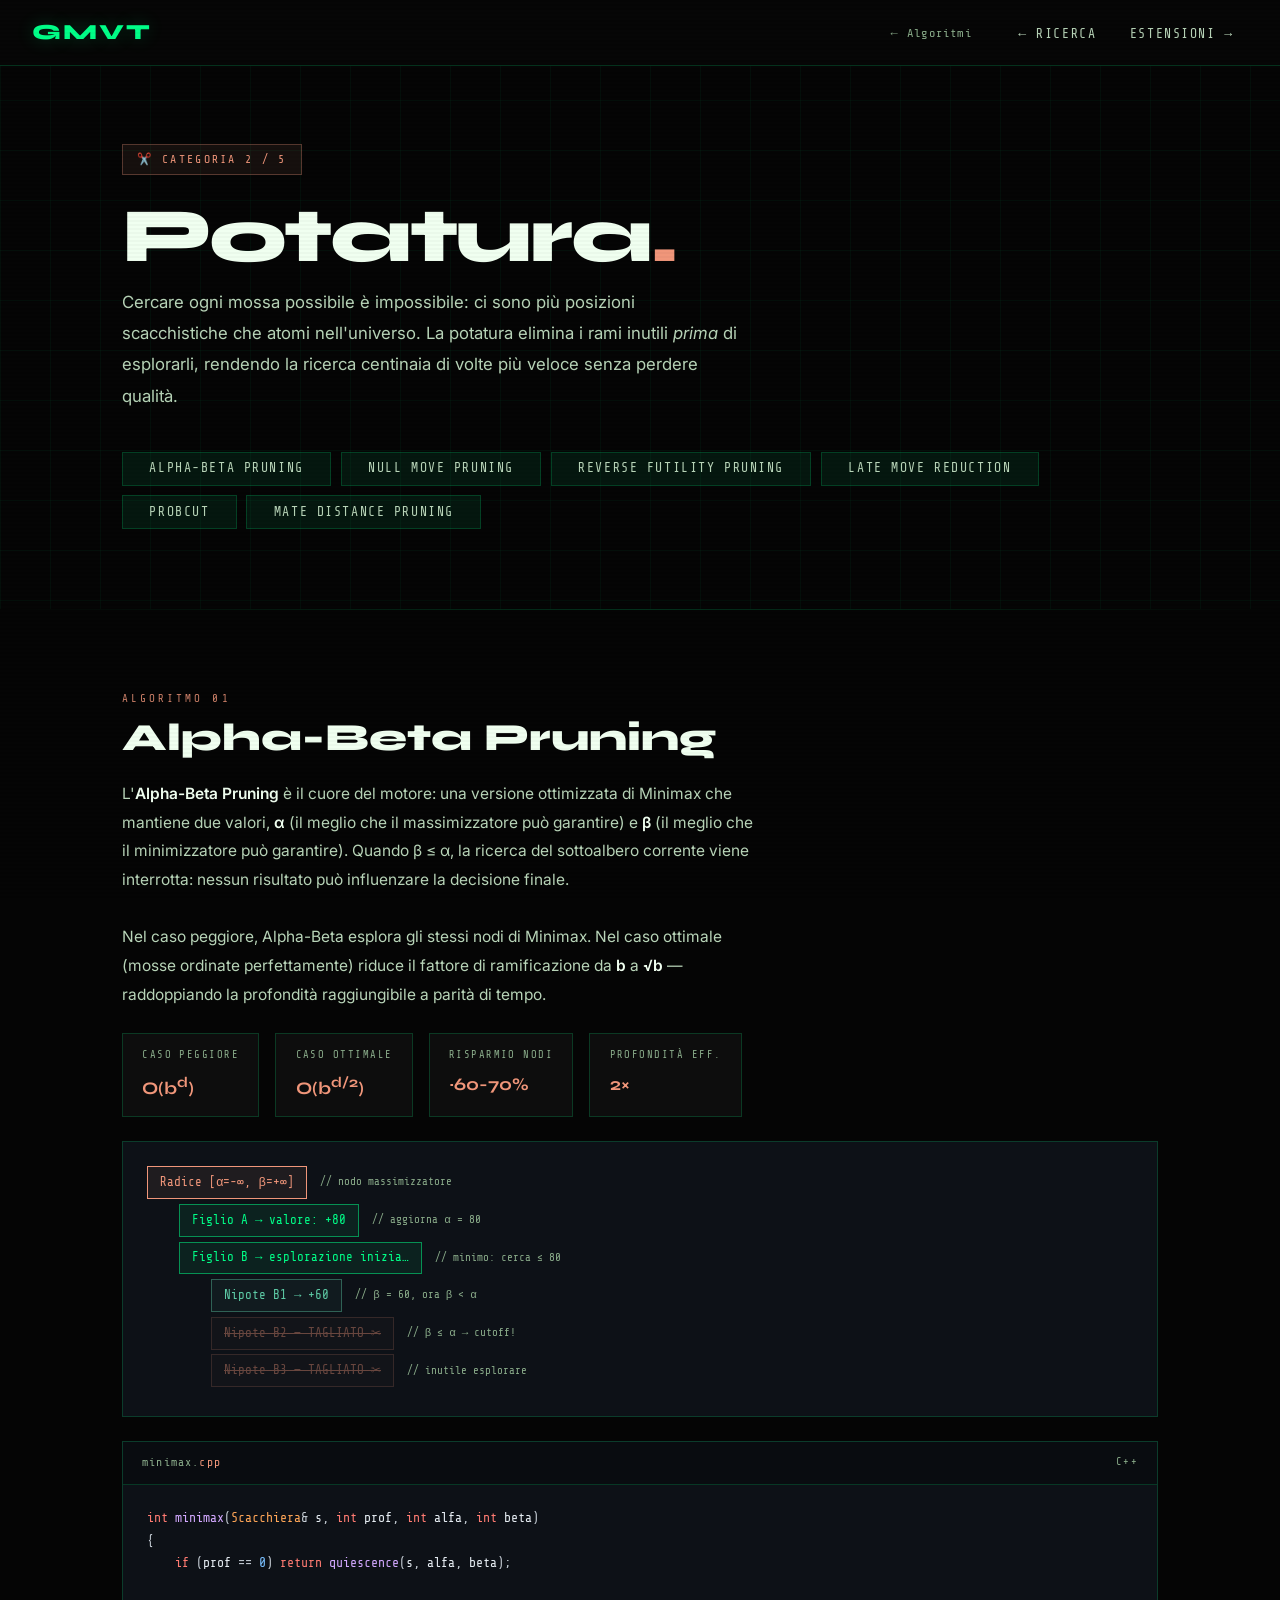
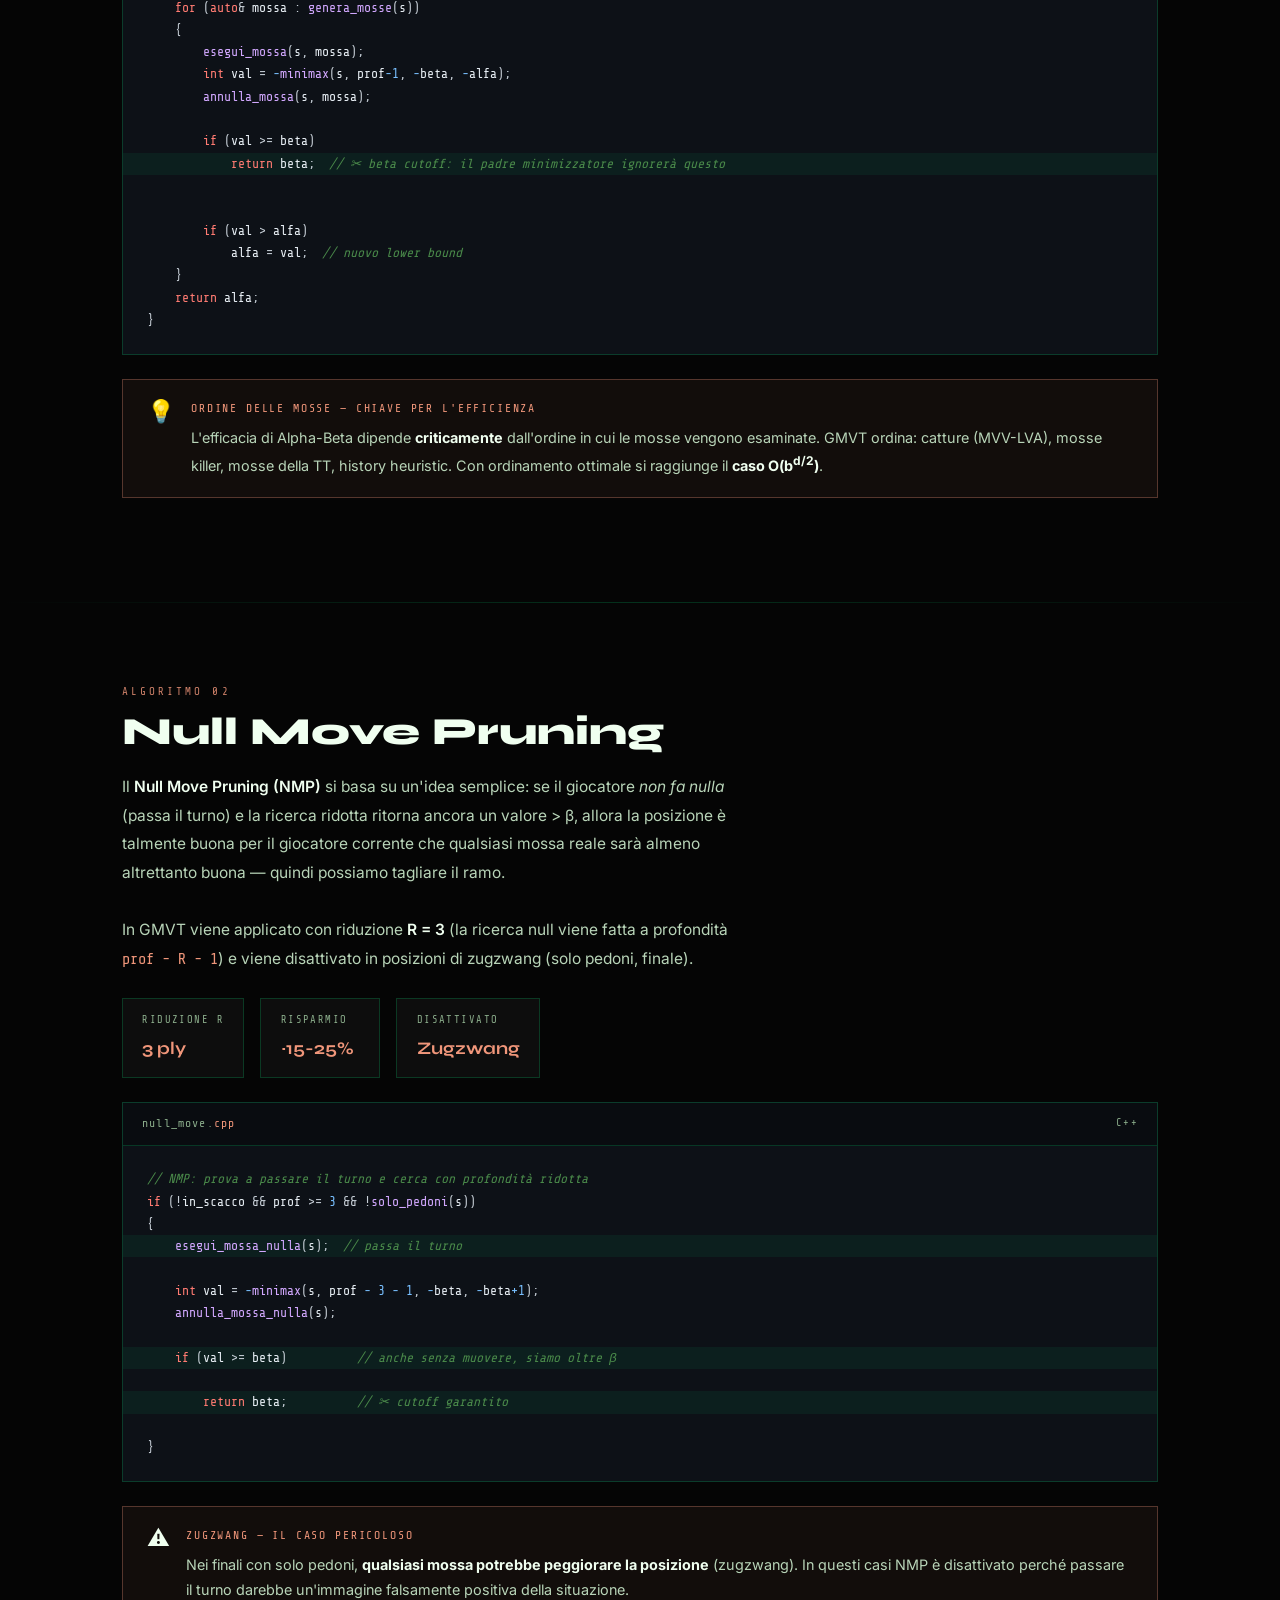
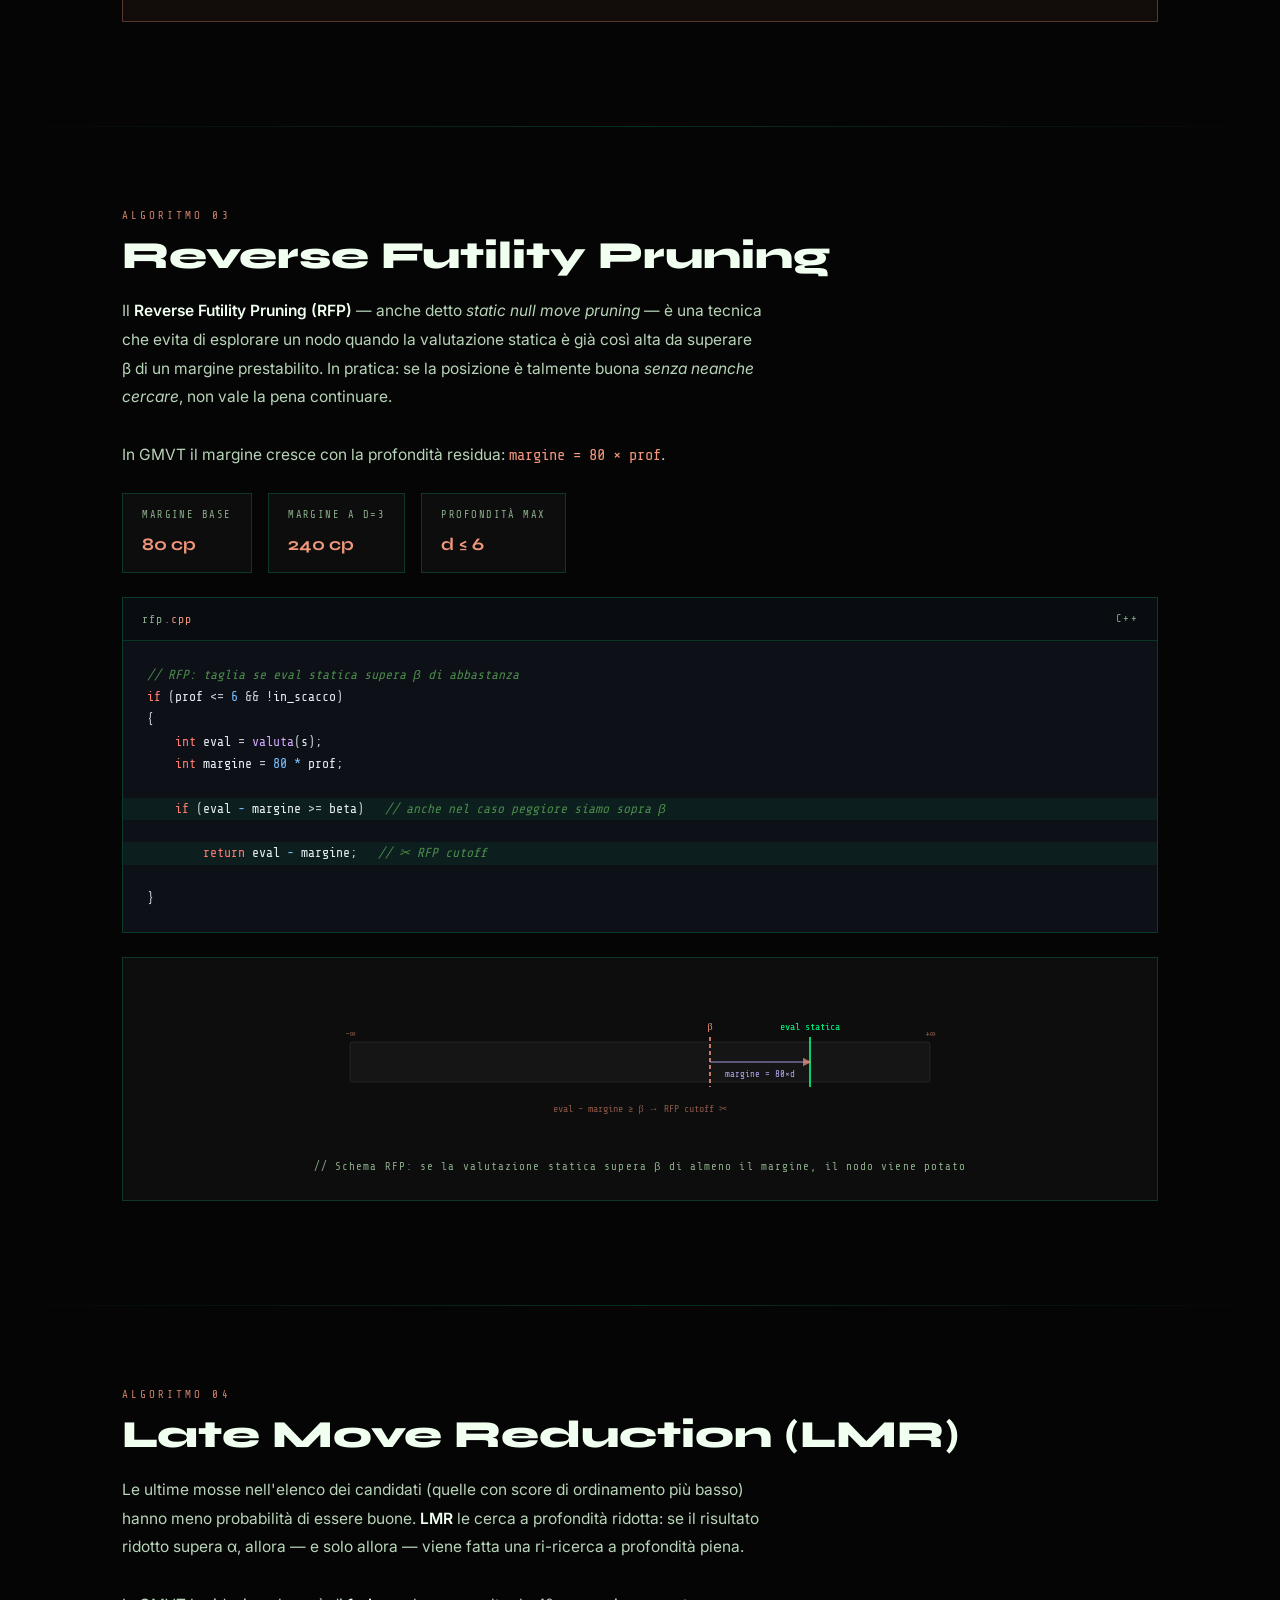
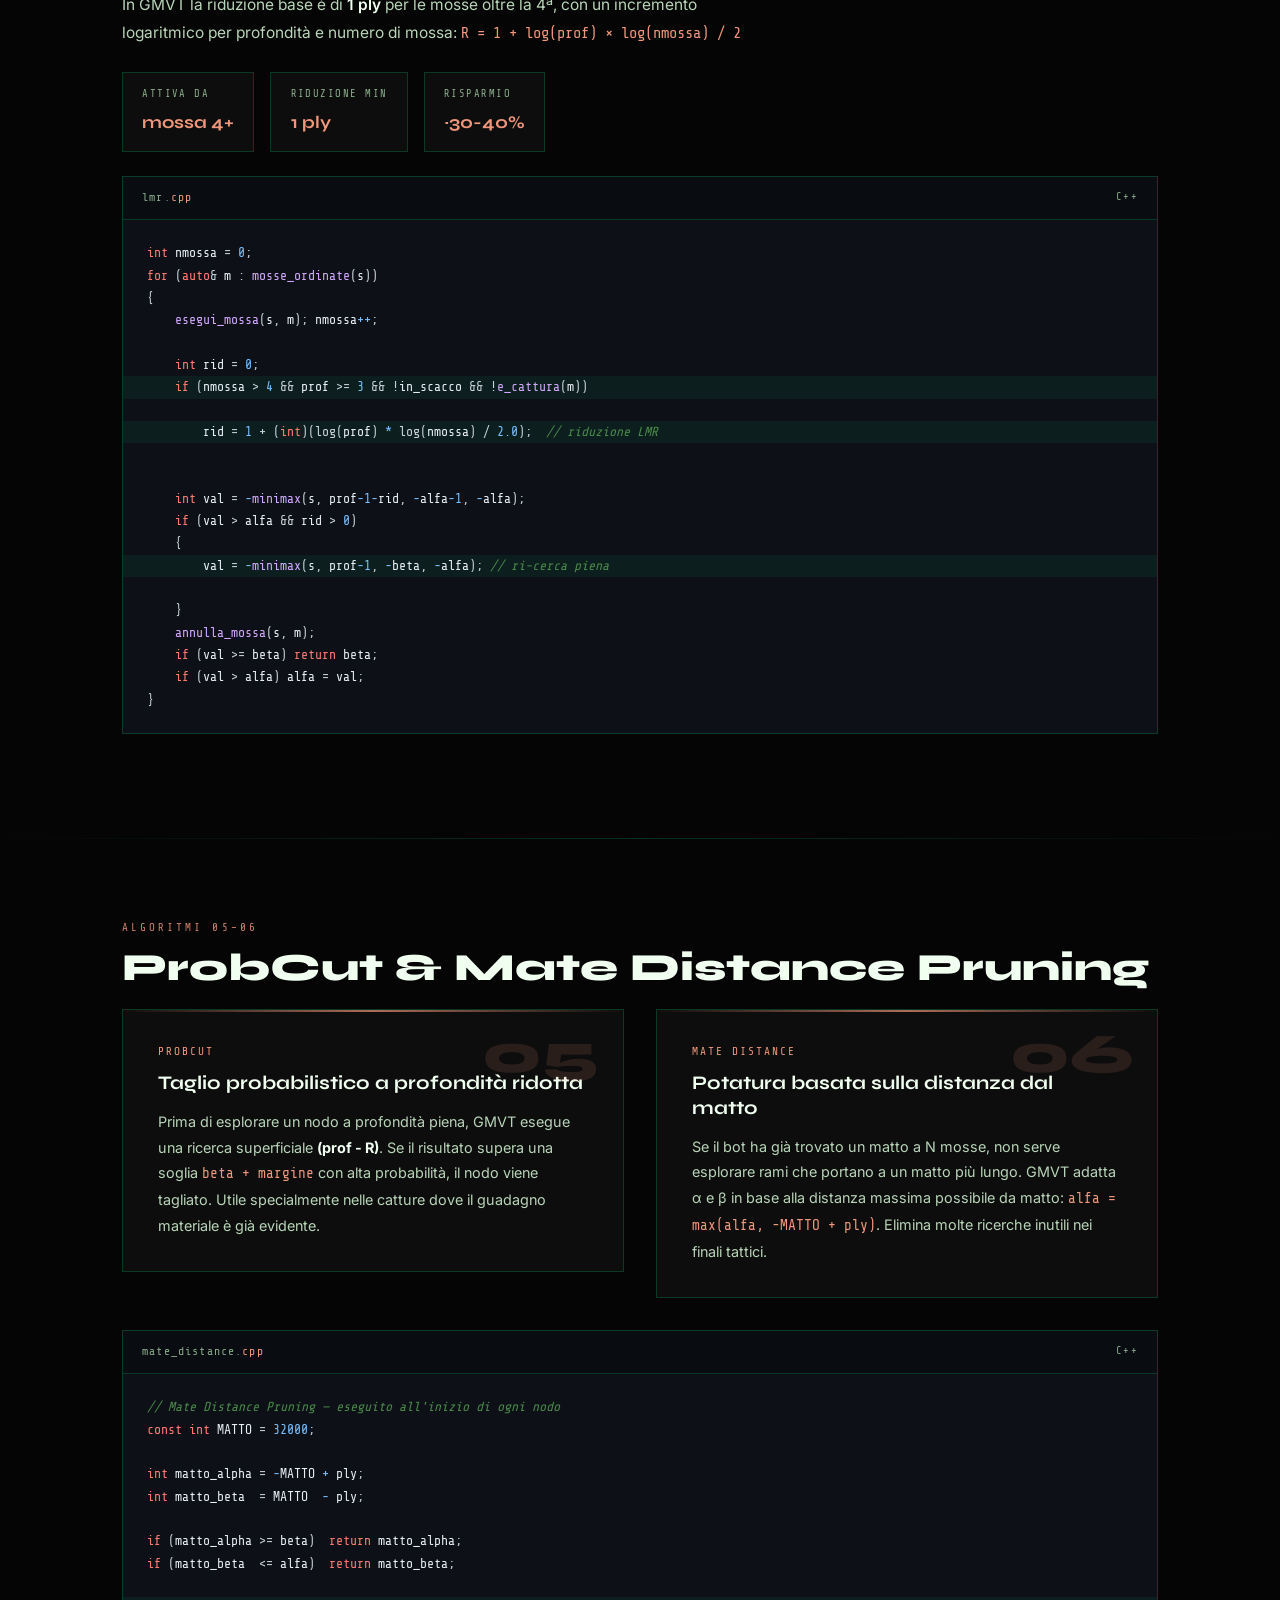
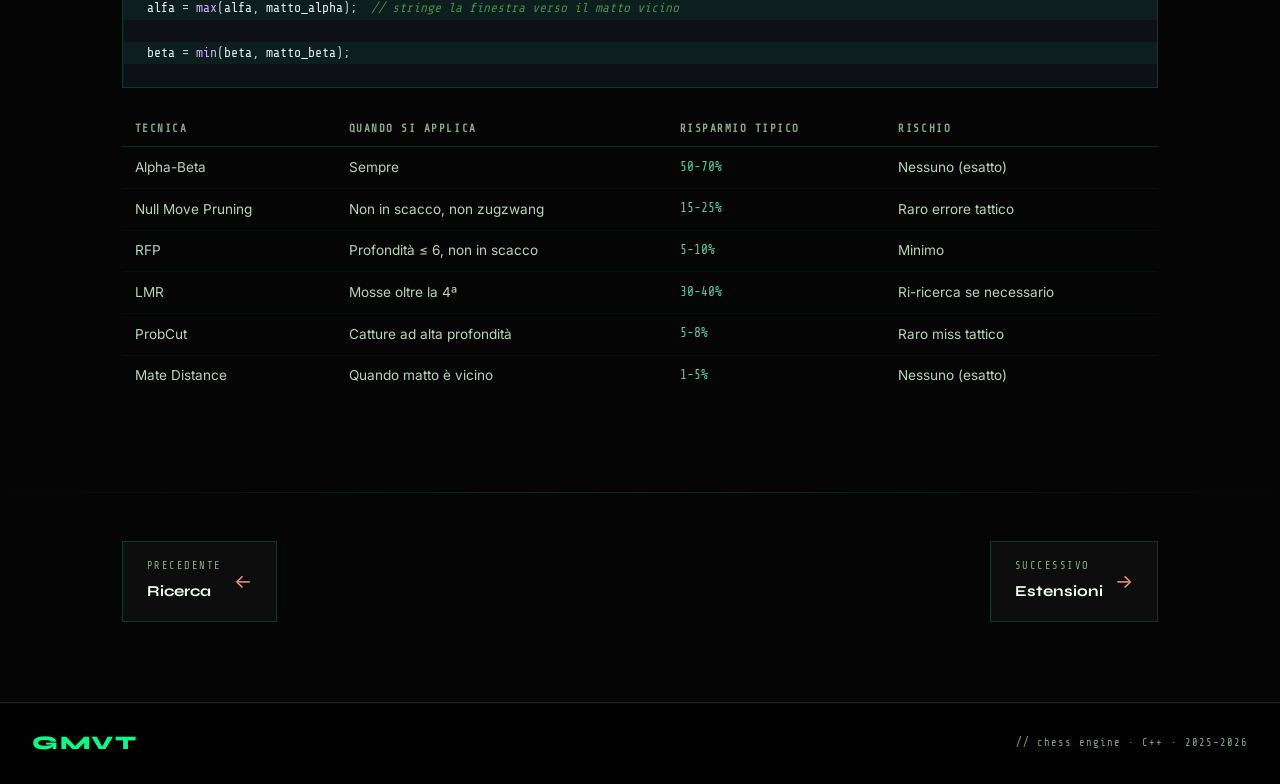
<file: docs/potatura.html>
<!DOCTYPE html>
<html lang="it">
<head>
  <meta charset="UTF-8" />
  <meta name="viewport" content="width=device-width, initial-scale=1.0" />
  <title>GMVT — Potatura</title>
  <link rel="icon" type="image/x-icon" href="images/favicon.ico" >
  <link rel="stylesheet" href="gmvt-shared.css" />
  <style>
    :root {
      --accent-color: #f0967a;
      --accent-rgb:   240, 150, 122;
      --green: #00ff88;
      --green-dim: #00cc6a;
      --green-faint: rgba(0,255,136,0.07);
      --green-glow: rgba(0,255,136,0.22);
      --bg: #050505;
      --border: rgba(0,255,136,0.18);
      --border-hover: rgba(0,255,136,0.50);
      --text: #f0fff0;
      --text-mid: #b8d4b8;
      --text-dim: #8aac8a;
      --mono: 'Share Tech Mono', monospace;
      --sans: 'Syne', sans-serif;
    }
    .nav-link { font-family: var(--mono); color: var(--text-mid) !important; font-size: 0.82rem; letter-spacing: 0.12em; text-transform: uppercase; padding: 0.4rem 0.9rem !important; transition: color 0.2s; }
    .nav-link:hover { color: var(--green) !important; }
    .cutoff-tree {
      background: var(--bg-code); border: 1px solid var(--border);
      padding: 1.5rem; overflow-x: auto;
    }
    .tree-row { display: flex; align-items: center; margin-bottom: 0.3rem; white-space: nowrap; }
    .tree-indent { display: inline-block; width: 2rem; flex-shrink: 0; }
    .tree-node {
      display: inline-flex; align-items: center; gap: 0.5rem;
      font-family: var(--mono); font-size: 0.78rem;
      border: 1px solid; padding: 0.3rem 0.75rem; cursor: default;
    }
    .tree-node.root   { border-color: #f0967a; color: #f0967a; background: rgba(240,150,122,0.08); }
    .tree-node.pruned { border-color: rgba(240,150,122,0.4); color: #f0967a; background: rgba(240,150,122,0.06); opacity: 0.4; text-decoration: line-through; }
    .tree-node.active { border-color: rgba(0,255,136,0.5); color: var(--green); background: rgba(0,255,136,0.07); }
    .tree-node.ok     { border-color: rgba(93,202,165,0.4); color: #5dcaa5; background: rgba(93,202,165,0.05); }
    .tree-label { font-family: var(--mono); font-size: 0.68rem; color: var(--text-dim); padding-left: 0.8rem; }

    /* ── Board canvas styles (same as ricerca) ── */

    /* diff table */
    .diff-table { width: 100%; border-collapse: collapse; margin: 1rem 0; }
    .diff-table th { font-family: var(--mono); font-size: 0.68rem; letter-spacing: 0.14em; color: var(--text-dim); text-transform: uppercase; text-align: left; padding: 0.5rem 0.8rem; border-bottom: 1px solid var(--border); }
    .diff-table td { font-size: 0.85rem; color: var(--text-mid); padding: 0.55rem 0.8rem; border-bottom: 1px solid rgba(0,255,136,0.04); }
    .diff-table tr:last-child td { border-bottom: none; }
    .diff-table .yes { color: #5dcaa5; font-family: var(--mono); font-size: 0.8rem; }
    .diff-table .no  { color: #f0967a; font-family: var(--mono); font-size: 0.8rem; }
    .diff-table tr:hover td { background: rgba(240,150,122,0.03); }
  </style>
</head>
<body>

<nav class="navbar">
  <a class="navbar-brand" href="index.html">GMVT</a>
  <div style="display:flex; align-items:center; gap:2rem;">
    <a class="nav-back" href="index.html"> Algoritmi</a>
    <ul class="navbar-nav">
      <li><a class="nav-link" href="ricerca.html">← Ricerca</a></li>
      <li><a class="nav-link" href="estensioni.html">Estensioni →</a></li>
    </ul>
  </div>
</nav>

<section class="page-hero">
  <div class="page-hero-grid"></div>
  <div style="max-width:1100px; margin:0 auto; padding:0 2rem; position:relative; z-index:2;">
    <div class="page-tag">✂️ Categoria 2 / 5</div>
    <h1 class="page-title">Potatura<span>.</span></h1>
    <p class="page-intro">
      Cercare ogni mossa possibile è impossibile: ci sono più posizioni scacchistiche 
      che atomi nell'universo. La potatura elimina i rami inutili <em>prima</em> di esplorarli, 
      rendendo la ricerca centinaia di volte più veloce senza perdere qualità.
    </p>
    <div class="page-pills">
      <span class="pill"><a class="nav-link" href="#AlphaBeta">Alpha-Beta Pruning</a></span><!--<a class="nav-link" href="#MDR">Mate Distance Pruning</a>-->
      <span class="pill"><a class="nav-link" href="#NMR">Null Move Pruning</a></span>
      <span class="pill"><a class="nav-link" href="#RFP">Reverse Futility Pruning</a></span>
      <span class="pill"><a class="nav-link" href="#LMR">Late Move Reduction</a></span>
      <span class="pill"><a class="nav-link" href="#MDR">ProbCut</a></span>
      <span class="pill"><a class="nav-link" href="#MDR">Mate Distance Pruning</a></span>
    </div>
  </div>
</section>

<div class="divider"></div>

<section class="content-section" id="AlphaBeta">
  <div style="max-width:1100px; margin:0 auto; padding:0 2rem;">

    <div class="section-eyebrow">algoritmo 01</div>
    <h2 class="section-heading">Alpha-Beta Pruning</h2>

    <div class="section-body mb-3">
      L'<strong>Alpha-Beta Pruning</strong> è il cuore del motore: una versione ottimizzata 
      di Minimax che mantiene due valori, <strong>α</strong> (il meglio che il massimizzatore 
      può garantire) e <strong>β</strong> (il meglio che il minimizzatore può garantire). 
      Quando β ≤ α, la ricerca del sottoalbero corrente viene interrotta: nessun risultato 
      può influenzare la decisione finale.
      <br><br>
      Nel caso peggiore, Alpha-Beta esplora gli stessi nodi di Minimax. Nel caso ottimale 
      (mosse ordinate perfettamente) riduce il fattore di ramificazione da <strong>b</strong> 
      a <strong>√b</strong> — raddoppiando la profondità raggiungibile a parità di tempo.
    </div>

    <div class="complexity-row fade-up">
      <div class="complexity-badge"><div class="cb-label">Caso peggiore</div><div class="cb-value">O(b<sup>d</sup>)</div></div>
      <div class="complexity-badge"><div class="cb-label">Caso ottimale</div><div class="cb-value">O(b<sup>d/2</sup>)</div></div>
      <div class="complexity-badge"><div class="cb-label">Risparmio nodi</div><div class="cb-value">~60-70%</div></div>
      <div class="complexity-badge"><div class="cb-label">Profondità eff.</div><div class="cb-value">2×</div></div>
    </div>

    <!-- Albero visivo Alpha-Beta -->
    <div class="cutoff-tree fade-up" style="margin:1.5rem 0;">
      <div class="tree-row">
        <div class="tree-node root">Radice [α=-∞, β=+∞]</div>
        <div class="tree-label">// nodo massimizzatore</div>
      </div>
      <div class="tree-row">
        <div class="tree-indent"></div>
        <div class="tree-node active">Figlio A → valore: +80</div>
        <div class="tree-label">// aggiorna α = 80</div>
      </div>
      <div class="tree-row">
        <div class="tree-indent"></div>
        <div class="tree-node active">Figlio B → esplorazione inizia…</div>
        <div class="tree-label">// minimo: cerca ≤ 80</div>
      </div>
      <div class="tree-row">
        <div class="tree-indent"></div><div class="tree-indent"></div>
        <div class="tree-node ok">Nipote B1 → +60</div>
        <div class="tree-label">// β = 60, ora β &lt; α</div>
      </div>
      <div class="tree-row">
        <div class="tree-indent"></div><div class="tree-indent"></div>
        <div class="tree-node pruned">Nipote B2 — TAGLIATO ✂</div>
        <div class="tree-label">// β ≤ α → cutoff!</div>
      </div>
      <div class="tree-row">
        <div class="tree-indent"></div><div class="tree-indent"></div>
        <div class="tree-node pruned">Nipote B3 — TAGLIATO ✂</div>
        <div class="tree-label">// inutile esplorare</div>
      </div>
    </div>

    <div class="code-wrap fade-up">
      <div class="code-header">
        <span class="code-filename">minimax.<span>cpp</span></span>
        <span class="code-lang">C++</span>
      </div>
      <div class="code-body">
<pre><span class="kw">int</span> <span class="fn">minimax</span>(<span class="tp">Scacchiera</span>&amp; <span class="var">s</span>, <span class="kw">int</span> <span class="var">prof</span>, <span class="kw">int</span> <span class="var">alfa</span>, <span class="kw">int</span> <span class="var">beta</span>)
{
    <span class="kw">if</span> (<span class="var">prof</span> == <span class="num">0</span>) <span class="kw">return</span> <span class="fn">quiescence</span>(<span class="var">s</span>, <span class="var">alfa</span>, <span class="var">beta</span>);

    <span class="kw">for</span> (<span class="kw">auto</span>&amp; <span class="var">mossa</span> : <span class="fn">genera_mosse</span>(<span class="var">s</span>))
    {
        <span class="fn">esegui_mossa</span>(<span class="var">s</span>, <span class="var">mossa</span>);
        <span class="kw">int</span> <span class="var">val</span> = <span class="op">-</span><span class="fn">minimax</span>(<span class="var">s</span>, <span class="var">prof</span><span class="op">-</span><span class="num">1</span>, <span class="op">-</span><span class="var">beta</span>, <span class="op">-</span><span class="var">alfa</span>);
        <span class="fn">annulla_mossa</span>(<span class="var">s</span>, <span class="var">mossa</span>);

        <span class="kw">if</span> (<span class="var">val</span> &gt;= <span class="var">beta</span>)
<span class="hl">            <span class="kw">return</span> <span class="var">beta</span>;  <span class="cm">// ✂ beta cutoff: il padre minimizzatore ignorerà questo</span></span>

        <span class="kw">if</span> (<span class="var">val</span> &gt; <span class="var">alfa</span>)
            <span class="var">alfa</span> = <span class="var">val</span>;  <span class="cm">// nuovo lower bound</span>
    }
    <span class="kw">return</span> <span class="var">alfa</span>;
}</pre>
      </div>
    </div>

    <div class="callout fade-up">
      <div class="callout-icon">💡</div>
      <div class="callout-content">
        <div class="callout-title">Ordine delle mosse — chiave per l'efficienza</div>
        <div class="callout-text">
          L'efficacia di Alpha-Beta dipende <strong>criticamente</strong> dall'ordine in cui le mosse 
          vengono esaminate. GMVT ordina: catture (MVV-LVA), mosse killer, mosse della TT, 
          history heuristic. Con ordinamento ottimale si raggiunge il <strong>caso O(b<sup>d/2</sup>)</strong>.
        </div>
      </div>
    </div>

    
  </div>
</section>

<div class="divider"></div>

<section class="content-section" id="NMR">
  <div style="max-width:1100px; margin:0 auto; padding:0 2rem;">

    <div class="section-eyebrow">algoritmo 02</div>
    <h2 class="section-heading">Null Move Pruning</h2>

    <div class="section-body mb-3">
      Il <strong>Null Move Pruning (NMP)</strong> si basa su un'idea semplice: se il giocatore 
      <em>non fa nulla</em> (passa il turno) e la ricerca ridotta ritorna ancora un valore &gt; β, 
      allora la posizione è talmente buona per il giocatore corrente che qualsiasi mossa reale 
      sarà almeno altrettanto buona — quindi possiamo tagliare il ramo.
      <br><br>
      In GMVT viene applicato con riduzione <strong>R = 3</strong> (la ricerca null viene fatta 
      a profondità <code style="font-family:var(--mono);color:var(--accent-color)">prof - R - 1</code>) 
      e viene disattivato in posizioni di zugzwang (solo pedoni, finale).
    </div>

    <div class="complexity-row fade-up">
      <div class="complexity-badge"><div class="cb-label">Riduzione R</div><div class="cb-value">3 ply</div></div>
      <div class="complexity-badge"><div class="cb-label">Risparmio</div><div class="cb-value">~15-25%</div></div>
      <div class="complexity-badge"><div class="cb-label">Disattivato</div><div class="cb-value">Zugzwang</div></div>
    </div>

    <div class="code-wrap fade-up">
      <div class="code-header">
        <span class="code-filename">null_move.<span>cpp</span></span>
        <span class="code-lang">C++</span>
      </div>
      <div class="code-body">
<pre><span class="cm">// NMP: prova a passare il turno e cerca con profondità ridotta</span>
<span class="kw">if</span> (!<span class="var">in_scacco</span> && <span class="var">prof</span> &gt;= <span class="num">3</span> && !<span class="fn">solo_pedoni</span>(<span class="var">s</span>))
{
<span class="hl">    <span class="fn">esegui_mossa_nulla</span>(<span class="var">s</span>);  <span class="cm">// passa il turno</span></span>
    <span class="kw">int</span> <span class="var">val</span> = <span class="op">-</span><span class="fn">minimax</span>(<span class="var">s</span>, <span class="var">prof</span> <span class="op">-</span> <span class="num">3</span> <span class="op">-</span> <span class="num">1</span>, <span class="op">-</span><span class="var">beta</span>, <span class="op">-</span><span class="var">beta</span><span class="op">+</span><span class="num">1</span>);
    <span class="fn">annulla_mossa_nulla</span>(<span class="var">s</span>);

<span class="hl">    <span class="kw">if</span> (<span class="var">val</span> &gt;= <span class="var">beta</span>)          <span class="cm">// anche senza muovere, siamo oltre β</span></span>
<span class="hl">        <span class="kw">return</span> <span class="var">beta</span>;          <span class="cm">// ✂ cutoff garantito</span></span>
}</pre>
      </div>
    </div>

    <div class="callout fade-up">
      <div class="callout-icon">⚠️</div>
      <div class="callout-content">
        <div class="callout-title">Zugzwang — il caso pericoloso</div>
        <div class="callout-text">
          Nei finali con solo pedoni, <strong>qualsiasi mossa potrebbe peggiorare la posizione</strong> 
          (zugzwang). In questi casi NMP è disattivato perché passare il turno 
          darebbe un'immagine falsamente positiva della situazione.
        </div>
      </div>
    </div>

    
  </div>
</section>

<div class="divider"></div>

<section class="content-section" id="RFP">
  <div style="max-width:1100px; margin:0 auto; padding:0 2rem;">

    <div class="section-eyebrow">algoritmo 03</div>
    <h2 class="section-heading">Reverse Futility Pruning</h2>

    <div class="section-body mb-3">
      Il <strong>Reverse Futility Pruning (RFP)</strong> — anche detto <em>static null move pruning</em> — 
      è una tecnica che evita di esplorare un nodo quando la valutazione statica è già così alta 
      da superare β di un margine prestabilito. In pratica: se la posizione è talmente buona 
      <em>senza neanche cercare</em>, non vale la pena continuare.
      <br><br>
      In GMVT il margine cresce con la profondità residua: 
      <code style="font-family:var(--mono);color:var(--accent-color)">margine = 80 × prof</code>.
    </div>

    <div class="complexity-row fade-up">
      <div class="complexity-badge"><div class="cb-label">Margine base</div><div class="cb-value">80 cp</div></div>
      <div class="complexity-badge"><div class="cb-label">Margine a d=3</div><div class="cb-value">240 cp</div></div>
      <div class="complexity-badge"><div class="cb-label">Profondità max</div><div class="cb-value">d ≤ 6</div></div>
    </div>

    <div class="code-wrap fade-up">
      <div class="code-header">
        <span class="code-filename">rfp.<span>cpp</span></span>
        <span class="code-lang">C++</span>
      </div>
      <div class="code-body">
<pre><span class="cm">// RFP: taglia se eval statica supera β di abbastanza</span>
<span class="kw">if</span> (<span class="var">prof</span> &lt;= <span class="num">6</span> && !<span class="var">in_scacco</span>)
{
    <span class="kw">int</span> <span class="var">eval</span> = <span class="fn">valuta</span>(<span class="var">s</span>);
    <span class="kw">int</span> <span class="var">margine</span> = <span class="num">80</span> <span class="op">*</span> <span class="var">prof</span>;

<span class="hl">    <span class="kw">if</span> (<span class="var">eval</span> <span class="op">-</span> <span class="var">margine</span> &gt;= <span class="var">beta</span>)   <span class="cm">// anche nel caso peggiore siamo sopra β</span></span>
<span class="hl">        <span class="kw">return</span> <span class="var">eval</span> <span class="op">-</span> <span class="var">margine</span>;   <span class="cm">// ✂ RFP cutoff</span></span>
}</pre>
      </div>
    </div>

    <div class="diagram-wrap fade-up">
      <svg viewBox="0 0 700 160" xmlns="http://www.w3.org/2000/svg" style="width:100%;max-width:700px;display:block;margin:0 auto">
        <defs>
          <marker id="arr-rfp" markerWidth="6" markerHeight="6" refX="5" refY="3" orient="auto">
            <path d="M0,0 L6,3 L0,6 Z" fill="rgba(240,150,122,0.7)"/>
          </marker>
        </defs>
        <!-- scala -->
        <rect x="60" y="60" width="580" height="40" rx="2" fill="rgba(255,255,255,0.03)" stroke="rgba(255,255,255,0.08)" stroke-width="1"/>
        <text x="60" y="55" font-family="Share Tech Mono" font-size="10" fill="rgba(240,150,122,0.5)" text-anchor="middle">-∞</text>
        <text x="640" y="55" font-family="Share Tech Mono" font-size="10" fill="rgba(240,150,122,0.5)" text-anchor="middle">+∞</text>
        <!-- beta line -->
        <line x1="420" y1="55" x2="420" y2="105" stroke="rgba(240,150,122,0.8)" stroke-width="2" stroke-dasharray="4,3"/>
        <text x="420" y="48" font-family="Share Tech Mono" font-size="10" fill="#f0967a" text-anchor="middle">β</text>
        <!-- eval line -->
        <line x1="520" y1="55" x2="520" y2="105" stroke="rgba(0,255,136,0.8)" stroke-width="2"/>
        <text x="520" y="48" font-family="Share Tech Mono" font-size="10" fill="var(--green)" text-anchor="middle">eval statica</text>
        <!-- margin bracket -->
        <line x1="420" y1="80" x2="520" y2="80" stroke="rgba(175,169,240,0.6)" stroke-width="1.5" marker-end="url(#arr-rfp)"/>
        <text x="470" y="95" font-family="Share Tech Mono" font-size="9" fill="#afa9f0" text-anchor="middle">margine = 80×d</text>
        <text x="350" y="130" font-family="Share Tech Mono" font-size="10" fill="rgba(240,150,122,0.55)" text-anchor="middle">eval - margine ≥ β → RFP cutoff ✂</text>
      </svg>
      <div class="diagram-caption">// Schema RFP: se la valutazione statica supera β di almeno il margine, il nodo viene potato</div>
    </div>

  </div>
</section>

<div class="divider"></div>

<section class="content-section" id="LMR">
  <div style="max-width:1100px; margin:0 auto; padding:0 2rem;">

    <div class="section-eyebrow">algoritmo 04</div>
    <h2 class="section-heading">Late Move Reduction (LMR)</h2>

    <div class="section-body mb-3">
      Le ultime mosse nell'elenco dei candidati (quelle con score di ordinamento più basso) 
      hanno meno probabilità di essere buone. <strong>LMR</strong> le cerca a profondità ridotta: 
      se il risultato ridotto supera α, allora — e solo allora — viene fatta una ri-ricerca 
      a profondità piena.
      <br><br>
      In GMVT la riduzione base è di <strong>1 ply</strong> per le mosse oltre la 4ª, 
      con un incremento logaritmico per profondità e numero di mossa:
      <code style="font-family:var(--mono);color:var(--accent-color)">R = 1 + log(prof) × log(nmossa) / 2</code>
    </div>

    <div class="complexity-row fade-up">
      <div class="complexity-badge"><div class="cb-label">Attiva da</div><div class="cb-value">mossa 4+</div></div>
      <div class="complexity-badge"><div class="cb-label">Riduzione min</div><div class="cb-value">1 ply</div></div>
      <div class="complexity-badge"><div class="cb-label">Risparmio</div><div class="cb-value">~30-40%</div></div>
    </div>

    <div class="code-wrap fade-up">
      <div class="code-header">
        <span class="code-filename">lmr.<span>cpp</span></span>
        <span class="code-lang">C++</span>
      </div>
      <div class="code-body">
<pre><span class="kw">int</span> <span class="var">nmossa</span> = <span class="num">0</span>;
<span class="kw">for</span> (<span class="kw">auto</span>&amp; <span class="var">m</span> : <span class="fn">mosse_ordinate</span>(<span class="var">s</span>))
{
    <span class="fn">esegui_mossa</span>(<span class="var">s</span>, <span class="var">m</span>); <span class="var">nmossa</span><span class="op">++</span>;

    <span class="kw">int</span> <span class="var">rid</span> = <span class="num">0</span>;
<span class="hl">    <span class="kw">if</span> (<span class="var">nmossa</span> &gt; <span class="num">4</span> && <span class="var">prof</span> &gt;= <span class="num">3</span> && !<span class="var">in_scacco</span> && !<span class="fn">e_cattura</span>(<span class="var">m</span>))</span>
<span class="hl">        <span class="var">rid</span> = <span class="num">1</span> + (<span class="kw">int</span>)(log(<span class="var">prof</span>) <span class="op">*</span> log(<span class="var">nmossa</span>) / <span class="num">2.0</span>);  <span class="cm">// riduzione LMR</span></span>

    <span class="kw">int</span> <span class="var">val</span> = <span class="op">-</span><span class="fn">minimax</span>(<span class="var">s</span>, <span class="var">prof</span><span class="op">-</span><span class="num">1</span><span class="op">-</span><span class="var">rid</span>, <span class="op">-</span><span class="var">alfa</span><span class="op">-</span><span class="num">1</span>, <span class="op">-</span><span class="var">alfa</span>);
    <span class="kw">if</span> (<span class="var">val</span> &gt; <span class="var">alfa</span> && <span class="var">rid</span> &gt; <span class="num">0</span>)
    {
<span class="hl">        <span class="var">val</span> = <span class="op">-</span><span class="fn">minimax</span>(<span class="var">s</span>, <span class="var">prof</span><span class="op">-</span><span class="num">1</span>, <span class="op">-</span><span class="var">beta</span>, <span class="op">-</span><span class="var">alfa</span>); <span class="cm">// ri-cerca piena</span></span>
    }
    <span class="fn">annulla_mossa</span>(<span class="var">s</span>, <span class="var">m</span>);
    <span class="kw">if</span> (<span class="var">val</span> &gt;= <span class="var">beta</span>) <span class="kw">return</span> <span class="var">beta</span>;
    <span class="kw">if</span> (<span class="var">val</span> &gt; <span class="var">alfa</span>) <span class="var">alfa</span> = <span class="var">val</span>;
}</pre>
      </div>
    </div>

    
  </div>
</section>

<div class="divider"></div>

<section class="content-section" id="MDR">
  <div style="max-width:1100px; margin:0 auto; padding:0 2rem;">

    <div class="section-eyebrow">algoritmi 05–06</div>
    <h2 class="section-heading">ProbCut &amp; Mate Distance Pruning</h2>

    <div style="display:grid; grid-template-columns:1fr 1fr; gap:2rem; margin-bottom:2rem;" class="fade-up">
      <div>
        <div class="concept-card">
          <div class="concept-num">05</div>
          <div class="concept-label">ProbCut</div>
          <div class="concept-title">Taglio probabilistico a profondità ridotta</div>
          <div class="concept-text">
            Prima di esplorare un nodo a profondità piena, GMVT esegue una ricerca 
            superficiale <strong>(prof - R)</strong>. Se il risultato supera una soglia 
            <code style="font-family:var(--mono);color:var(--accent-color)">beta + margine</code> 
            con alta probabilità, il nodo viene tagliato. 
            Utile specialmente nelle catture dove il guadagno materiale è già evidente.
          </div>
        </div>
      </div>
      <div>
        <div class="concept-card">
          <div class="concept-num">06</div>
          <div class="concept-label">Mate Distance</div>
          <div class="concept-title">Potatura basata sulla distanza dal matto</div>
          <div class="concept-text">
            Se il bot ha già trovato un matto a N mosse, non serve esplorare rami 
            che portano a un matto più lungo. GMVT adatta α e β in base alla 
            distanza massima possibile da matto:
            <code style="font-family:var(--mono);color:var(--accent-color)">alfa = max(alfa, -MATTO + ply)</code>. 
            Elimina molte ricerche inutili nei finali tattici.
          </div>
        </div>
      </div>
    </div>

    <div class="code-wrap fade-up">
      <div class="code-header">
        <span class="code-filename">mate_distance.<span>cpp</span></span>
        <span class="code-lang">C++</span>
      </div>
      <div class="code-body">
<pre><span class="cm">// Mate Distance Pruning — eseguito all'inizio di ogni nodo</span>
<span class="kw">const</span> <span class="kw">int</span> <span class="var">MATTO</span> = <span class="num">32000</span>;

<span class="kw">int</span> <span class="var">matto_alpha</span> = <span class="op">-</span><span class="var">MATTO</span> <span class="op">+</span> <span class="var">ply</span>;
<span class="kw">int</span> <span class="var">matto_beta</span>  = <span class="var">MATTO</span>  <span class="op">-</span> <span class="var">ply</span>;

<span class="kw">if</span> (<span class="var">matto_alpha</span> &gt;= <span class="var">beta</span>)  <span class="kw">return</span> <span class="var">matto_alpha</span>;
<span class="kw">if</span> (<span class="var">matto_beta</span>  &lt;= <span class="var">alfa</span>)  <span class="kw">return</span> <span class="var">matto_beta</span>;

<span class="hl"><span class="var">alfa</span> = <span class="fn">max</span>(<span class="var">alfa</span>, <span class="var">matto_alpha</span>);  <span class="cm">// stringe la finestra verso il matto vicino</span></span>
<span class="hl"><span class="var">beta</span> = <span class="fn">min</span>(<span class="var">beta</span>, <span class="var">matto_beta</span>);</span></pre>
      </div>
    </div>

    <table class="diff-table fade-up">
      <tr>
        <th>Tecnica</th>
        <th>Quando si applica</th>
        <th>Risparmio tipico</th>
        <th>Rischio</th>
      </tr>
      <tr><td>Alpha-Beta</td><td>Sempre</td><td class="yes">50-70%</td><td>Nessuno (esatto)</td></tr>
      <tr><td>Null Move Pruning</td><td>Non in scacco, non zugzwang</td><td class="yes">15-25%</td><td>Raro errore tattico</td></tr>
      <tr><td>RFP</td><td>Profondità ≤ 6, non in scacco</td><td class="yes">5-10%</td><td>Minimo</td></tr>
      <tr><td>LMR</td><td>Mosse oltre la 4ª</td><td class="yes">30-40%</td><td>Ri-ricerca se necessario</td></tr>
      <tr><td>ProbCut</td><td>Catture ad alta profondità</td><td class="yes">5-8%</td><td>Raro miss tattico</td></tr>
      <tr><td>Mate Distance</td><td>Quando matto è vicino</td><td class="yes">1-5%</td><td>Nessuno (esatto)</td></tr>
    </table>

  </div>
</section>

<div class="divider"></div>

<div style="max-width:1100px; margin:0 auto; padding:0 2rem;">
  <nav class="page-nav">
    <a href="ricerca.html" class="page-nav-btn prev">
      <span class="pnb-arrow">←</span>
      <div><div class="pnb-label">Precedente</div><div class="pnb-title">Ricerca</div></div>
    </a>
    <a href="estensioni.html" class="page-nav-btn">
      <div><div class="pnb-label">Successivo</div><div class="pnb-title">Estensioni</div></div>
      <span class="pnb-arrow">→</span>
    </a>
  </nav>
</div>

<footer class="site-footer">
  <div class="site-footer-brand">GMVT</div>
  <div class="site-footer-copy">// chess engine · C++ · 2025–2026</div>
</footer>

<script>
function initAll() {}

const obs = new IntersectionObserver(entries => {
  entries.forEach((e, i) => {
    if (e.isIntersecting) {
      setTimeout(() => e.target.classList.add('visible'), i * 80);
      obs.unobserve(e.target);
    }
  });
}, { threshold: 0.1 });
document.querySelectorAll('.fade-up').forEach(el => obs.observe(el));
window.addEventListener('load', initAll);
</script>
<script src="gmvt-intro.js"></script>
</body>
</html>
</file>
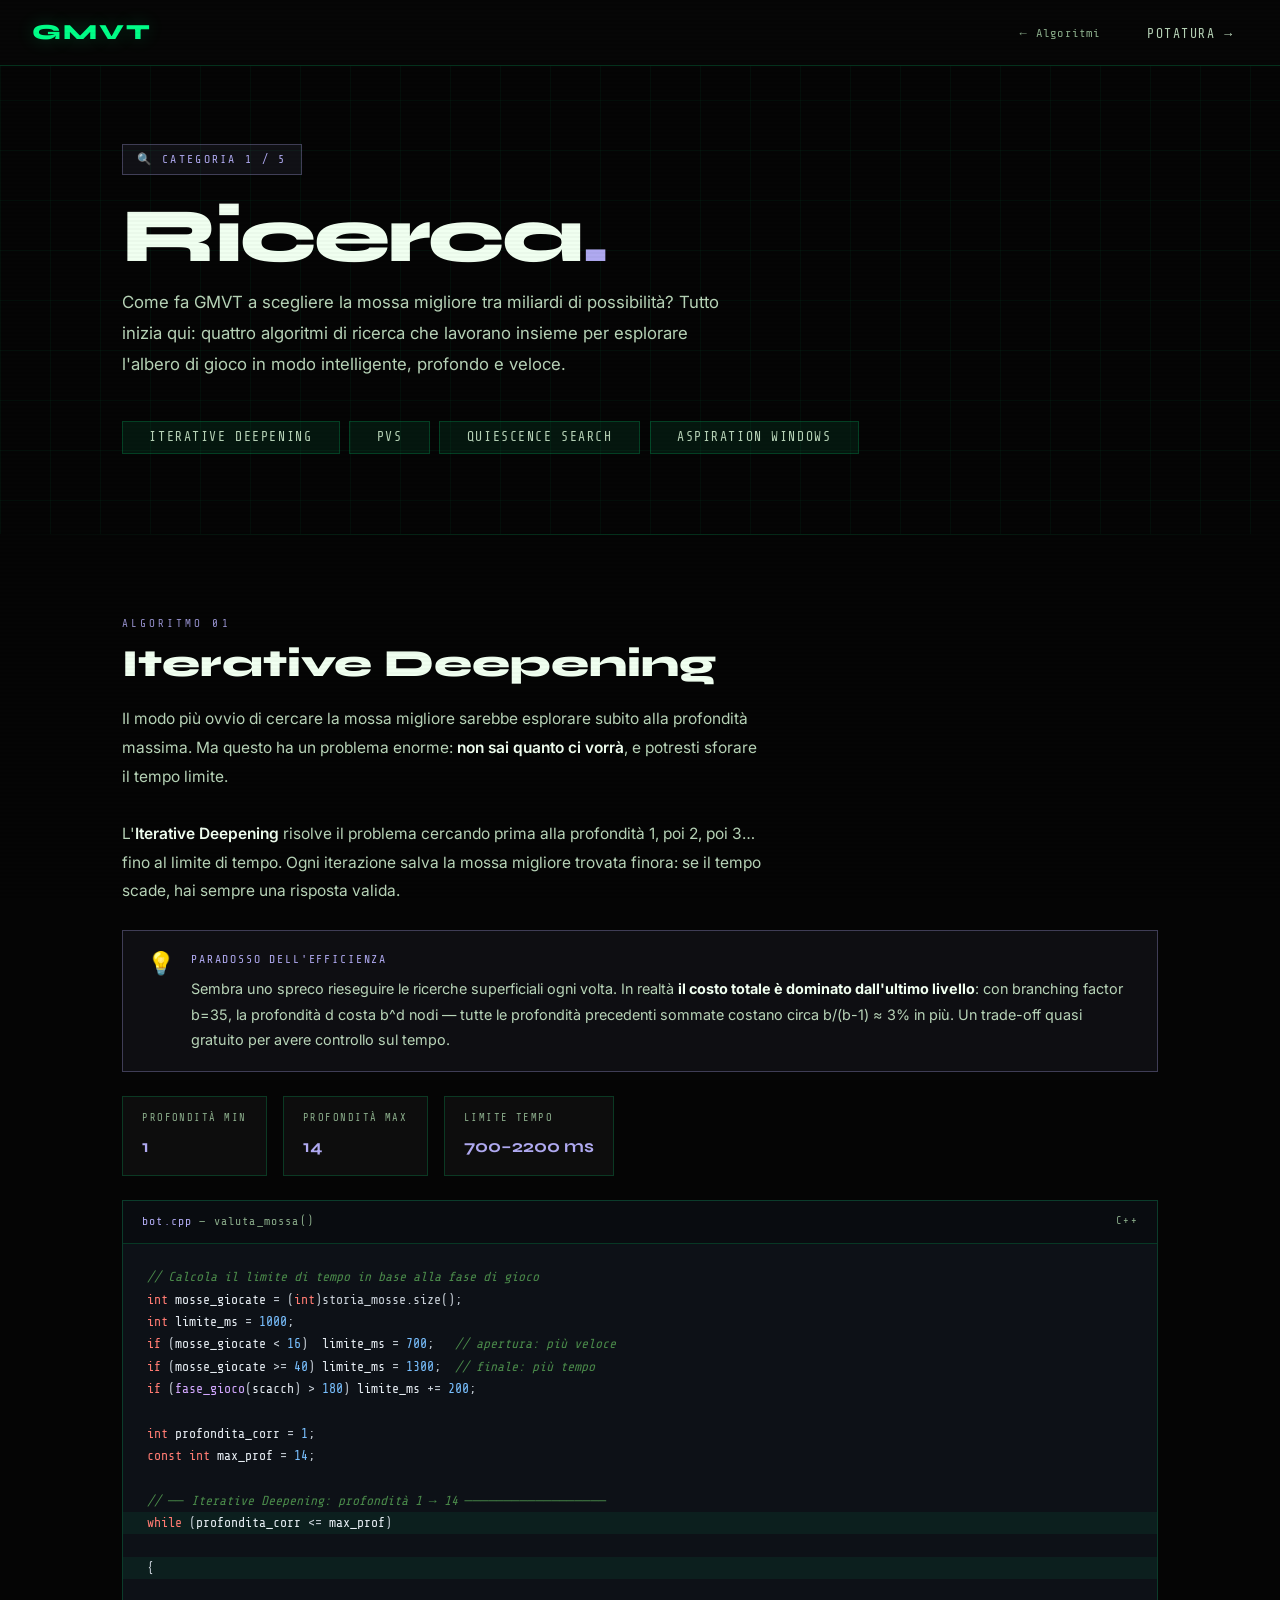
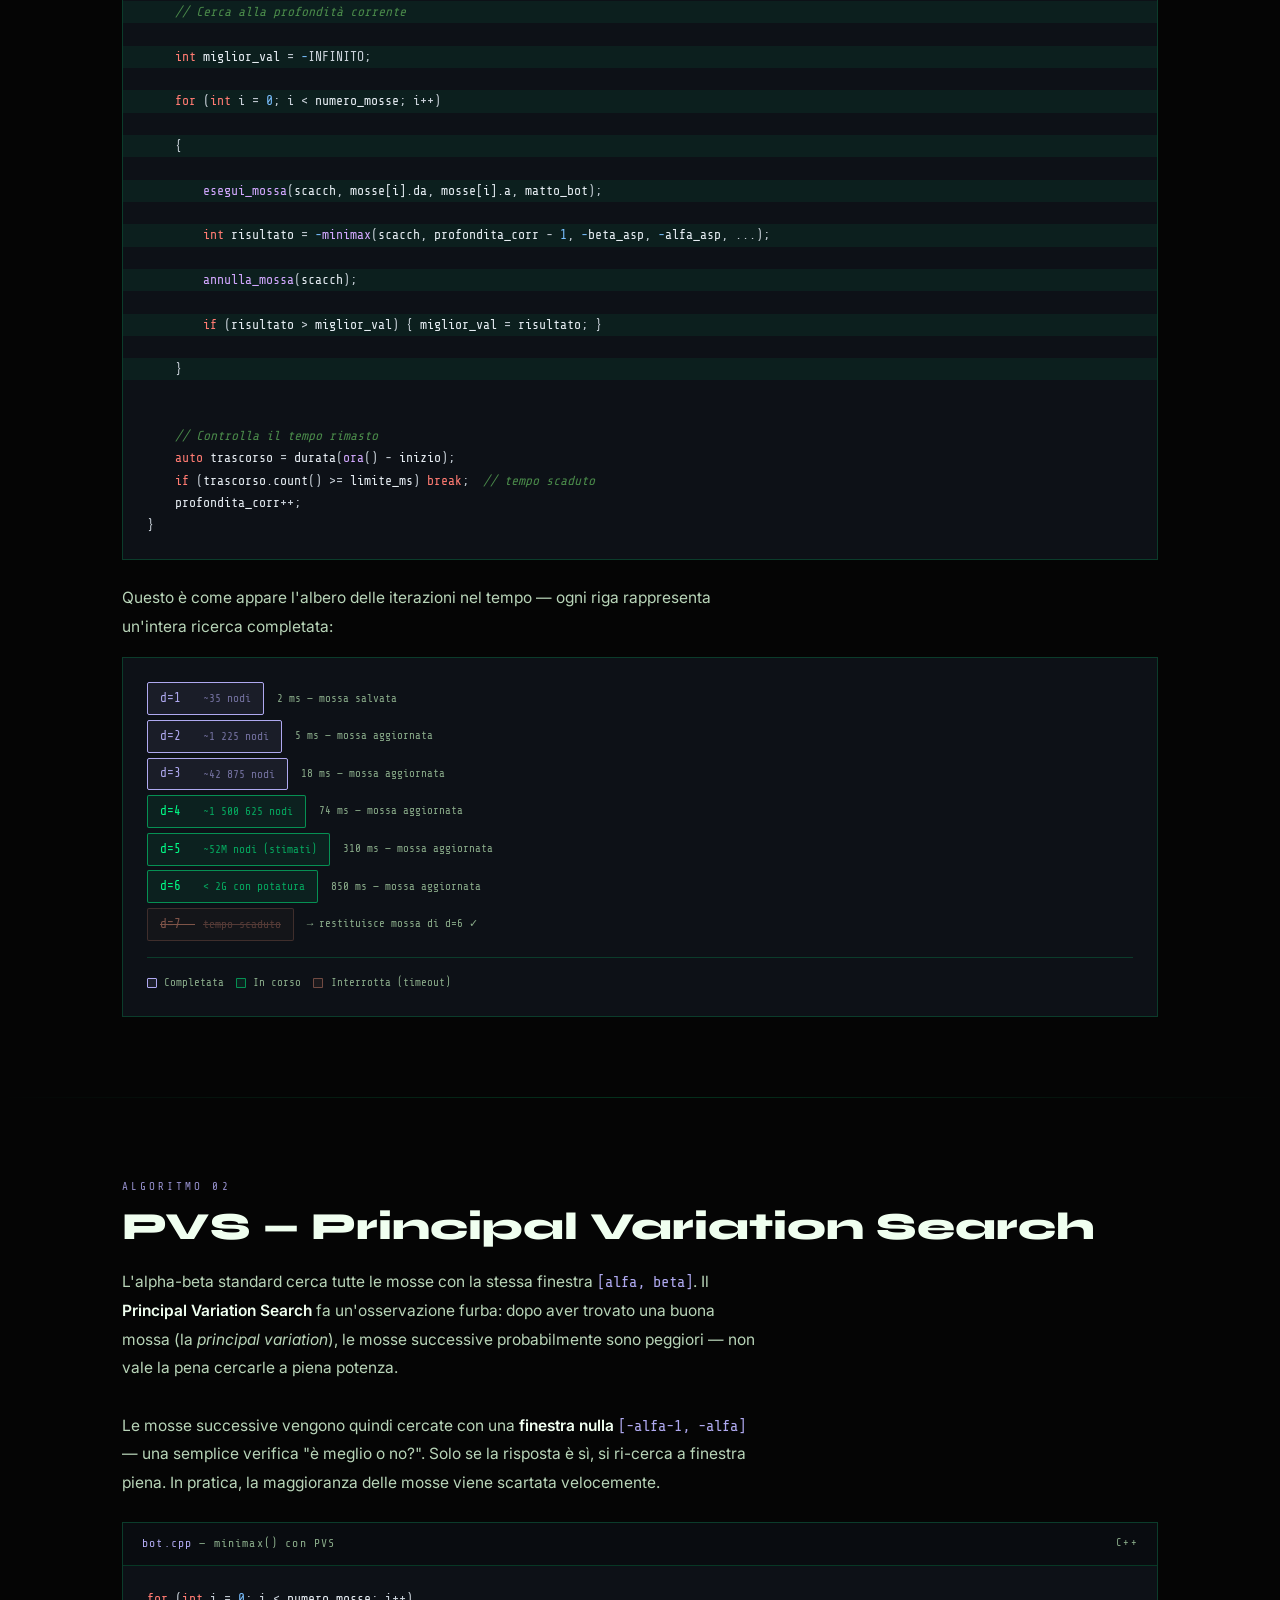
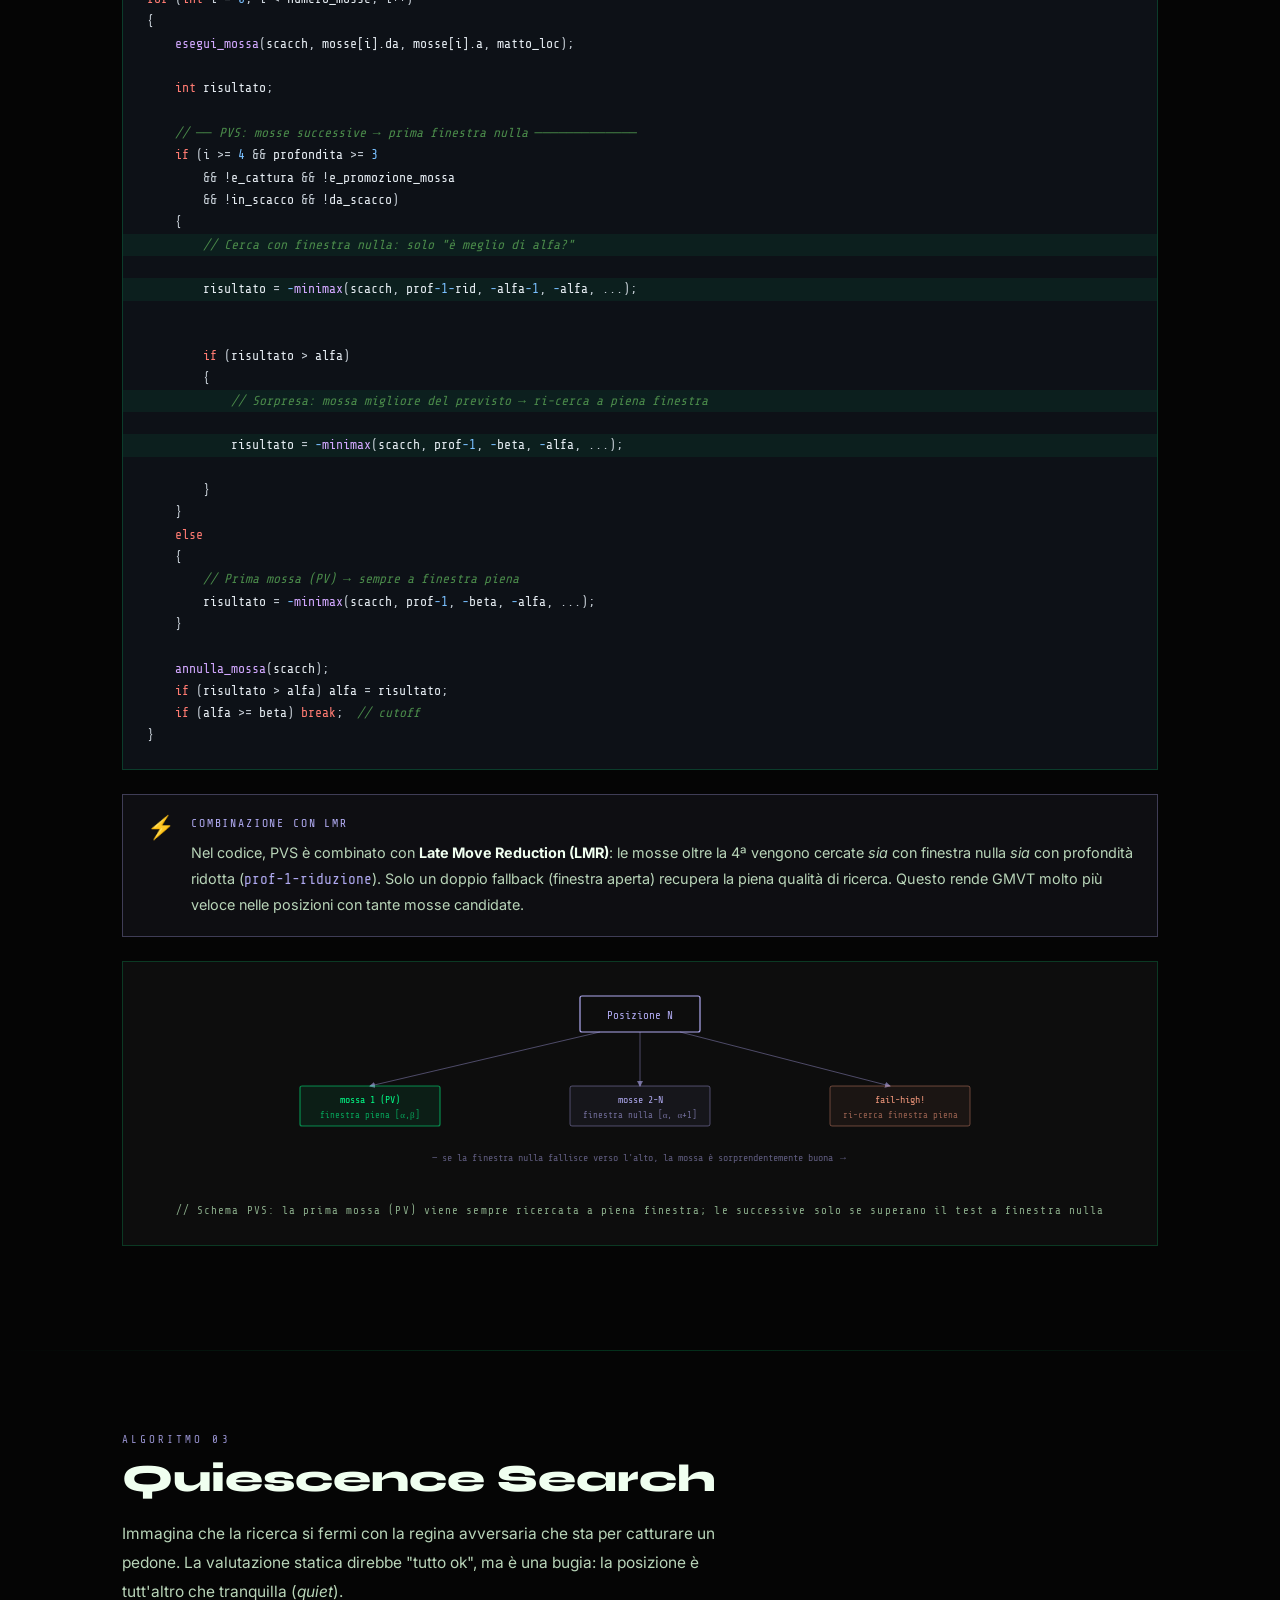
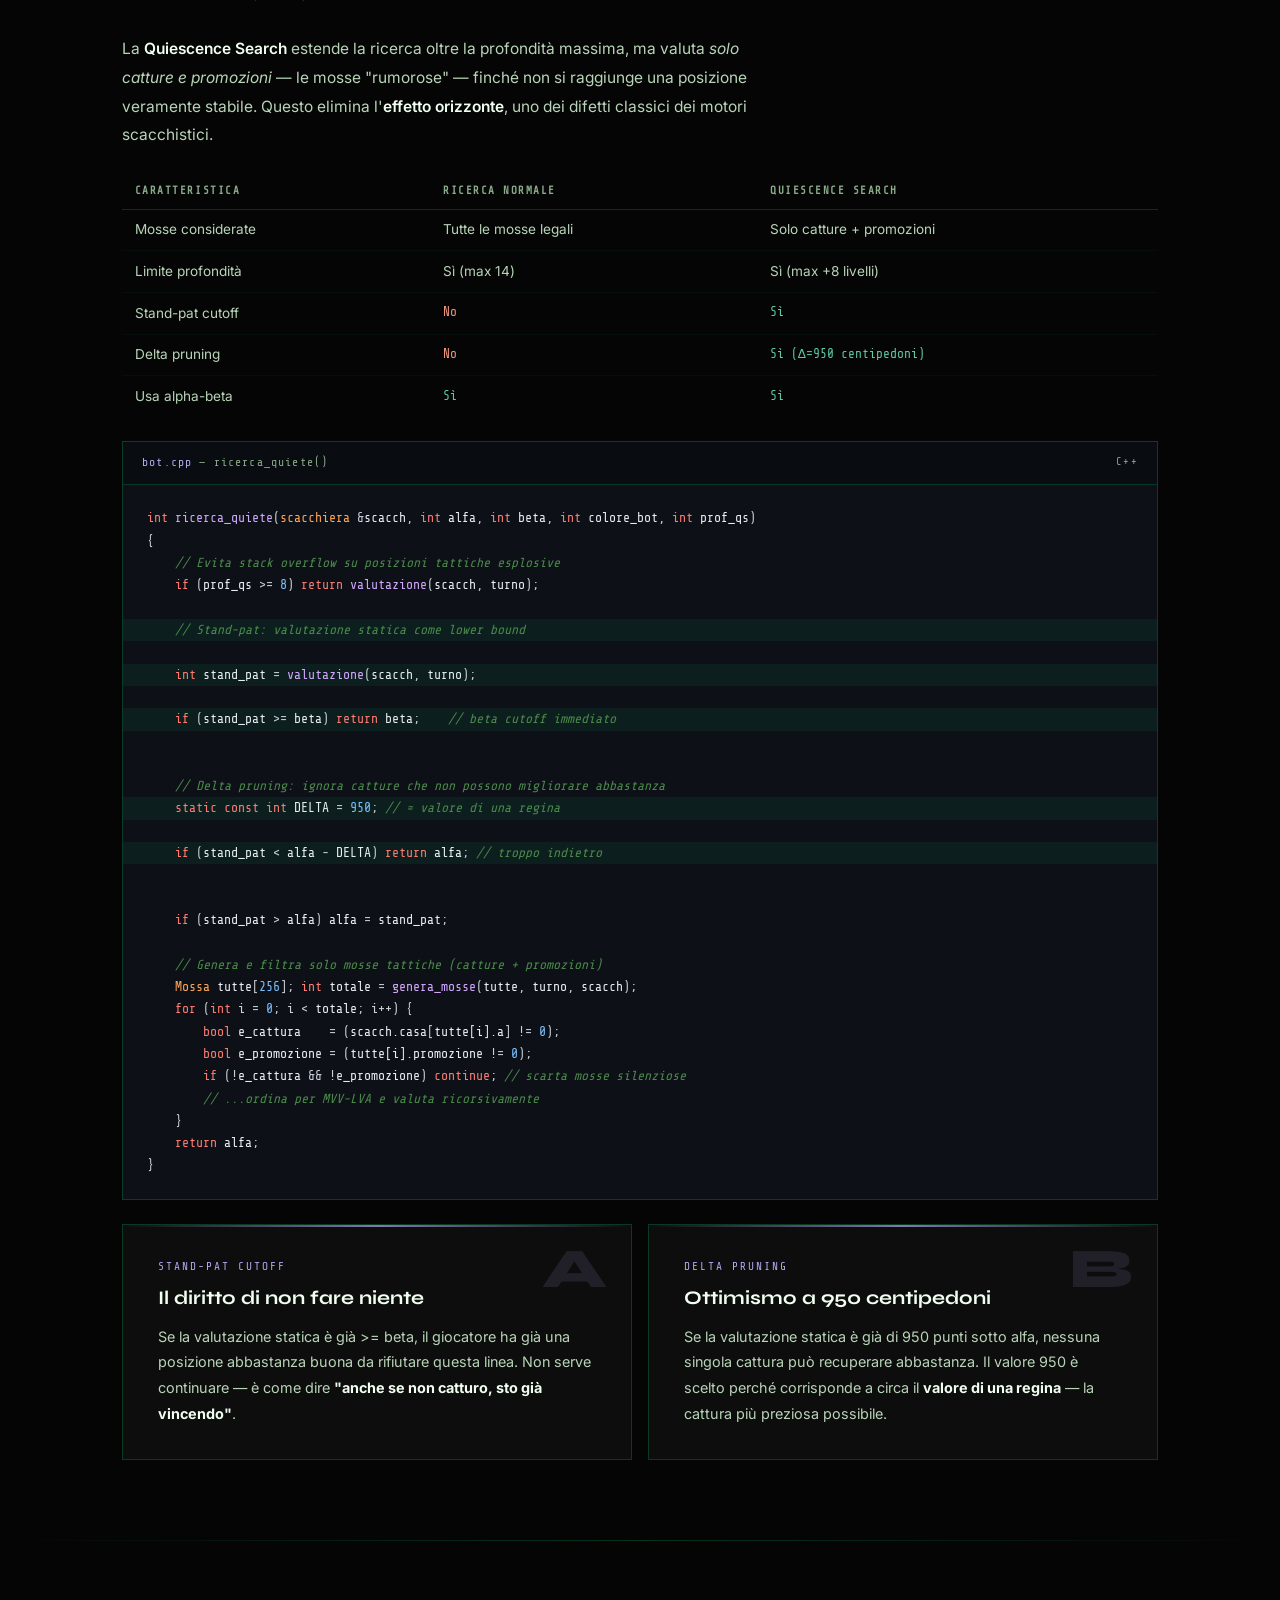
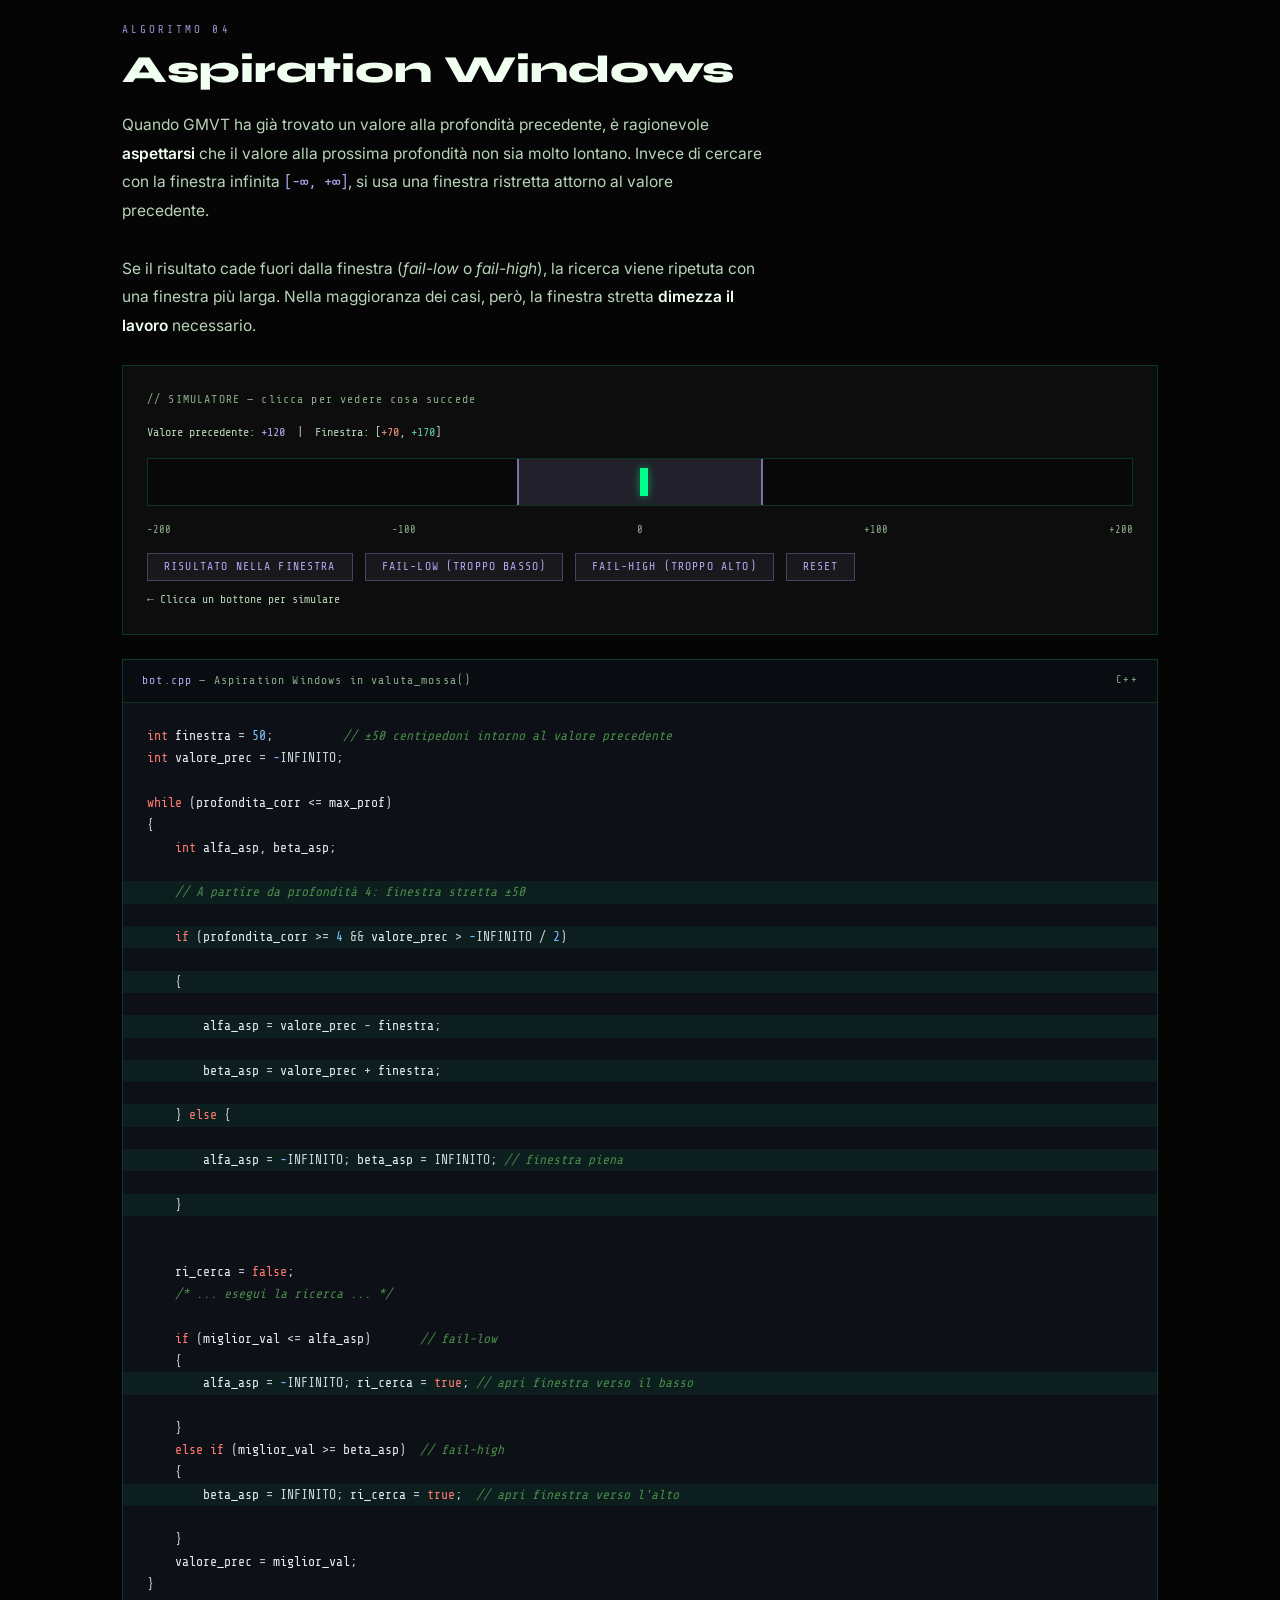
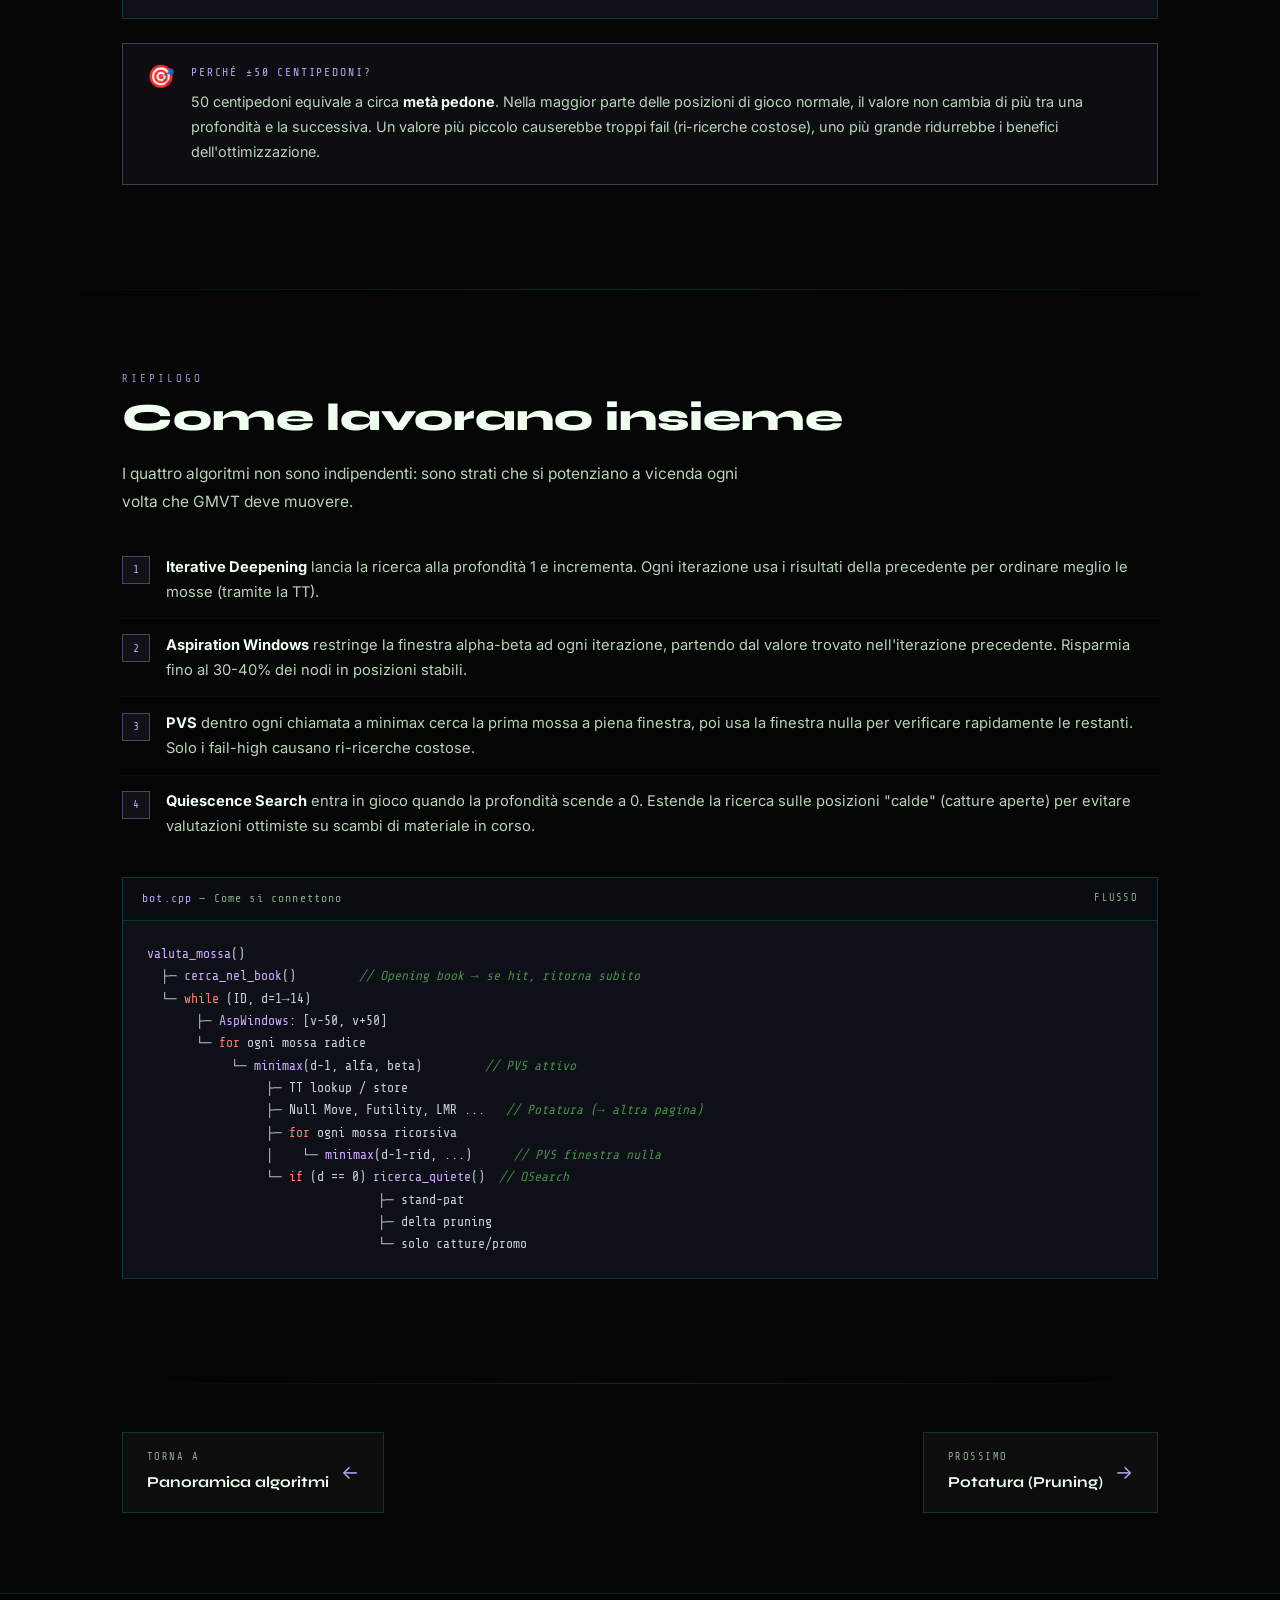
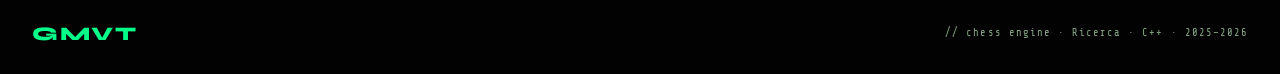
<file: docs/ricerca.html>
<!DOCTYPE html>
<html lang="it">
<head>
  <meta charset="UTF-8" />
  <meta name="viewport" content="width=device-width, initial-scale=1.0" />
  <title>GMVT — Ricerca</title>
  <link rel="icon" type="image/x-icon" href="images/favicon.ico" >
  <link rel="stylesheet" href="gmvt-shared.css" />
  <style>
    /* ── Accent theme: purple for Ricerca ── */
    :root {
      --accent-color: #afa9f0;
      --accent-rgb:   175, 169, 240;
      --green: #00ff88;
      --green-dim: #00cc6a;
      --green-faint: rgba(0,255,136,0.07);
      --green-glow: rgba(0,255,136,0.22);
      --bg: #050505;
      --border: rgba(0,255,136,0.18);
      --border-hover: rgba(0,255,136,0.50);
      --text: #f0fff0;
      --text-mid: #b8d4b8;
      --text-dim: #8aac8a;
      --mono: 'Share Tech Mono', monospace;
      --sans: 'Syne', sans-serif;
    }
    .nav-link { font-family: var(--mono); color: var(--text-mid) !important; font-size: 0.82rem; letter-spacing: 0.12em; text-transform: uppercase; padding: 0.4rem 0.9rem !important; transition: color 0.2s; }
    .nav-link:hover { color: var(--green) !important; }
    /* ── Depth visualizer ── */
    .depth-tree {
      background: var(--bg-code);
      border: 1px solid var(--border);
      padding: 1.5rem;
      overflow-x: auto;
      position: relative;
    }
    .tree-row {
      display: flex;
      align-items: center;
      gap: 0;
      margin-bottom: 0.3rem;
      white-space: nowrap;
    }
    .tree-indent { display: inline-block; width: 2rem; flex-shrink: 0; }
    .tree-node {
      display: inline-flex; align-items: center; gap: 0.5rem;
      font-family: var(--mono); font-size: 0.78rem;
      border: 1px solid; padding: 0.3rem 0.75rem;
      border-radius: 2px; cursor: default;
      transition: opacity 0.2s;
    }
    .tree-node.root    { border-color: #afa9f0; color: #afa9f0; background: rgba(175,169,240,0.08); }
    .tree-node.pruned  { border-color: rgba(240,150,122,0.4); color: #f0967a; background: rgba(240,150,122,0.06); opacity: 0.5; text-decoration: line-through; }
    .tree-node.active  { border-color: rgba(0,255,136,0.5); color: var(--green); background: rgba(0,255,136,0.07); }
    .tree-node.quiet   { border-color: rgba(93,202,165,0.4); color: #5dcaa5; background: rgba(93,202,165,0.05); font-size: 0.72rem; }
    .tree-arrow { color: var(--text-dim); font-size: 0.7rem; margin: 0 0.2rem; }
    .tree-label { font-family: var(--mono); font-size: 0.68rem; color: var(--text-dim); padding-left: 0.8rem; }
    .tree-legend {
      display: flex; flex-wrap: wrap; gap: 0.75rem; margin-top: 1rem;
      padding-top: 1rem; border-top: 1px solid var(--border);
    }
    .legend-item { display: flex; align-items: center; gap: 0.45rem; font-family: var(--mono); font-size: 0.68rem; color: var(--text-dim); }
    .legend-dot { width: 10px; height: 10px; border: 1px solid; border-radius: 1px; }

    /* ── Aspiration window visualizer ── */
    .asp-bar {
      position: relative;
      height: 48px;
      background: rgba(0,0,0,0.4);
      border: 1px solid var(--border);
      margin: 1rem 0;
      overflow: hidden;
    }
    .asp-range {
      position: absolute; top: 0; bottom: 0;
      background: rgba(175,169,240,0.15);
      border-left: 2px solid rgba(175,169,240,0.6);
      border-right: 2px solid rgba(175,169,240,0.6);
      transition: left 0.5s, width 0.5s;
    }
    .asp-value {
      position: absolute; top: 50%; transform: translateY(-50%);
      width: 8px; height: 28px;
      background: var(--green);
      box-shadow: 0 0 8px rgba(0,255,136,0.5);
      transition: left 0.5s;
    }
    .asp-labels {
      display: flex; justify-content: space-between;
      font-family: var(--mono); font-size: 0.65rem;
      color: var(--text-dim); margin-top: 0.3rem;
    }
    .asp-controls { display: flex; gap: 0.75rem; margin-top: 0.8rem; flex-wrap: wrap; }
    .asp-btn {
      font-family: var(--mono); font-size: 0.72rem; letter-spacing: 0.1em;
      color: var(--accent-color); border: 1px solid rgba(175,169,240,0.3);
      background: rgba(175,169,240,0.07); padding: 0.4rem 1rem;
      cursor: pointer; text-transform: uppercase; transition: background 0.2s;
    }
    .asp-btn:hover { background: rgba(175,169,240,0.14); }
    .asp-status {
      font-family: var(--mono); font-size: 0.72rem;
      color: var(--text-mid); margin-top: 0.6rem; min-height: 1.4em;
    }
    .asp-status .ok  { color: var(--green); }
    .asp-status .fail { color: #f0967a; }

    /* ── QSearch highlight diff ── */
    .diff-table { width: 100%; border-collapse: collapse; margin: 1rem 0; }
    .diff-table th {
      font-family: var(--mono); font-size: 0.68rem; letter-spacing: 0.14em;
      color: var(--text-dim); text-transform: uppercase;
      text-align: left; padding: 0.5rem 0.8rem;
      border-bottom: 1px solid var(--border);
    }
    .diff-table td {
      font-size: 0.85rem; color: var(--text-mid); padding: 0.55rem 0.8rem;
      border-bottom: 1px solid rgba(0,255,136,0.04);
    }
    .diff-table tr:last-child td { border-bottom: none; }
    .diff-table .yes { color: #5dcaa5; font-family: var(--mono); font-size: 0.8rem; }
    .diff-table .no  { color: #f0967a; font-family: var(--mono); font-size: 0.8rem; }
    .diff-table tr:hover td { background: rgba(175,169,240,0.03); }

   
  </style>
</head>
<body>

<nav class="navbar">
  <a class="navbar-brand" href="index.html">GMVT</a>
  <div style="display:flex; align-items:center; gap:2rem;">
    <a class="nav-back" href="index.html"> Algoritmi</a>
    <ul class="navbar-nav">
      <li><a class="nav-link" href="potatura.html">Potatura →</a></li>
    </ul>
  </div>
</nav>

<section class="page-hero">
  <div class="page-hero-grid"></div>
  <div style="max-width:1100px; margin:0 auto; padding:0 2rem; position:relative; z-index:2;">
    <div class="page-tag">🔍 Categoria 1 / 5</div>
    <h1 class="page-title">Ricerca<span>.</span></h1>
    <p class="page-intro">
      Come fa GMVT a scegliere la mossa migliore tra miliardi di possibilità? 
      Tutto inizia qui: quattro algoritmi di ricerca che lavorano insieme per esplorare 
      l'albero di gioco in modo intelligente, profondo e veloce.
    </p>
    <div class="page-pills">
      <span class="pill"><a class="nav-link" href="#InterativeDeepening">Iterative Deepening</a></span><!--<a class="nav-link" href="#MDR">Aspiration Windows</a>-->
      <span class="pill"><a class="nav-link" href="#PVS">PVS</a></span>
      <span class="pill"><a class="nav-link" href="#QS">Quiescence Search</a></span>
      <span class="pill"><a class="nav-link" href="#AW">Aspiration Windows</a></span>
    </div>
  </div>
</section>

<div class="divider"></div>

<section class="content-section" id="InterativeDeepening">
  <div style="max-width:1100px; margin:0 auto; padding:0 2rem;">

    <div class="section-eyebrow">algoritmo 01</div>
    <h2 class="section-heading">Iterative Deepening</h2>

    <div class="section-body mb-3">
      Il modo più ovvio di cercare la mossa migliore sarebbe esplorare subito alla 
      profondità massima. Ma questo ha un problema enorme: <strong>non sai quanto ci 
      vorrà</strong>, e potresti sforare il tempo limite.
      <br><br>
      L'<strong>Iterative Deepening</strong> risolve il problema cercando prima alla 
      profondità 1, poi 2, poi 3… fino al limite di tempo. Ogni iterazione 
      salva la mossa migliore trovata finora: se il tempo scade, hai sempre una risposta valida.
    </div>

    <div class="callout">
      <div class="callout-icon">💡</div>
      <div class="callout-content">
        <div class="callout-title">Paradosso dell'efficienza</div>
        <div class="callout-text">
          Sembra uno spreco rieseguire le ricerche superficiali ogni volta. In realtà 
          <strong>il costo totale è dominato dall'ultimo livello</strong>: con branching 
          factor b=35, la profondità d costa b^d nodi — tutte le profondità 
          precedenti sommate costano circa b/(b-1) ≈ 3% in più. Un trade-off 
          quasi gratuito per avere controllo sul tempo.
        </div>
      </div>
    </div>

    <div class="complexity-row">
      <div class="complexity-badge"><div class="cb-label">Profondità min</div><div class="cb-value">1</div></div>
      <div class="complexity-badge"><div class="cb-label">Profondità max</div><div class="cb-value">14</div></div>
      <div class="complexity-badge"><div class="cb-label">Limite tempo</div><div class="cb-value">700–2200 ms</div></div>
    </div>

    <!-- Codice reale da bot.cpp -->
    <div class="code-wrap fade-up">
      <div class="code-header">
        <div class="code-filename"><span>bot.cpp</span> — valuta_mossa()</div>
        <div class="code-lang">C++</div>
      </div>
      <div class="code-body">
<pre><span class="cm">// Calcola il limite di tempo in base alla fase di gioco</span>
<span class="kw">int</span> <span class="var">mosse_giocate</span> = (<span class="kw">int</span>)storia_mosse.size();
<span class="kw">int</span> <span class="var">limite_ms</span> = <span class="num">1000</span>;
<span class="kw">if</span> (<span class="var">mosse_giocate</span> &lt; <span class="num">16</span>)  <span class="var">limite_ms</span> = <span class="num">700</span>;   <span class="cm">// apertura: più veloce</span>
<span class="kw">if</span> (<span class="var">mosse_giocate</span> &gt;= <span class="num">40</span>) <span class="var">limite_ms</span> = <span class="num">1300</span>;  <span class="cm">// finale: più tempo</span>
<span class="kw">if</span> (<span class="fn">fase_gioco</span>(<span class="var">scacch</span>) > <span class="num">180</span>) <span class="var">limite_ms</span> += <span class="num">200</span>;

<span class="kw">int</span> <span class="var">profondita_corr</span> = <span class="num">1</span>;
<span class="kw">const int</span> <span class="var">max_prof</span> = <span class="num">14</span>;

<span class="cm">// ── Iterative Deepening: profondità 1 → 14 ──────────────────</span>
<span class="hl"><span class="kw">while</span> (<span class="var">profondita_corr</span> &lt;= <span class="var">max_prof</span>)</span>
<span class="hl">{</span>
<span class="hl">    <span class="cm">// Cerca alla profondità corrente</span></span>
<span class="hl">    <span class="kw">int</span> <span class="var">miglior_val</span> = <span class="op">-</span>INFINITO;</span>
<span class="hl">    <span class="kw">for</span> (<span class="kw">int</span> i = <span class="num">0</span>; i &lt; <span class="var">numero_mosse</span>; i++)</span>
<span class="hl">    {</span>
<span class="hl">        <span class="fn">esegui_mossa</span>(<span class="var">scacch</span>, <span class="var">mosse[i].da</span>, <span class="var">mosse[i].a</span>, <span class="var">matto_bot</span>);</span>
<span class="hl">        <span class="kw">int</span> <span class="var">risultato</span> = <span class="op">-</span><span class="fn">minimax</span>(<span class="var">scacch</span>, <span class="var">profondita_corr</span> - <span class="num">1</span>, <span class="op">-</span><span class="var">beta_asp</span>, <span class="op">-</span><span class="var">alfa_asp</span>, ...);</span>
<span class="hl">        <span class="fn">annulla_mossa</span>(<span class="var">scacch</span>);</span>
<span class="hl">        <span class="kw">if</span> (<span class="var">risultato</span> > <span class="var">miglior_val</span>) { <span class="var">miglior_val</span> = <span class="var">risultato</span>; }</span>
<span class="hl">    }</span>

    <span class="cm">// Controlla il tempo rimasto</span>
    <span class="kw">auto</span> <span class="var">trascorso</span> = <span class="var">durata</span>(<span class="fn">ora</span>() - <span class="var">inizio</span>);
    <span class="kw">if</span> (<span class="var">trascorso.count</span>() &gt;= <span class="var">limite_ms</span>) <span class="kw">break</span>;  <span class="cm">// tempo scaduto</span>
    <span class="var">profondita_corr</span>++;
}</pre>
      </div>
    </div>

    <!-- Visualizzatore depth tree -->
    <p class="section-body mt-2">Questo è come appare l'albero delle iterazioni nel tempo — ogni riga rappresenta un'intera ricerca completata:</p>

    <div class="depth-tree mt-2 fade-up">
      <div class="tree-row"><div class="tree-node root">d=1 &nbsp;<span style="opacity:0.6;font-size:0.7rem">~35 nodi</span></div><div class="tree-label">2 ms — mossa salvata</div></div>
      <div class="tree-row"><div class="tree-node root">d=2 &nbsp;<span style="opacity:0.6;font-size:0.7rem">~1 225 nodi</span></div><div class="tree-label">5 ms — mossa aggiornata</div></div>
      <div class="tree-row"><div class="tree-node root">d=3 &nbsp;<span style="opacity:0.6;font-size:0.7rem">~42 875 nodi</span></div><div class="tree-label">18 ms — mossa aggiornata</div></div>
      <div class="tree-row"><div class="tree-node active">d=4 &nbsp;<span style="opacity:0.6;font-size:0.7rem">~1 500 625 nodi</span></div><div class="tree-label">74 ms — mossa aggiornata</div></div>
      <div class="tree-row"><div class="tree-node active">d=5 &nbsp;<span style="opacity:0.6;font-size:0.7rem">~52M nodi (stimati)</span></div><div class="tree-label">310 ms — mossa aggiornata</div></div>
      <div class="tree-row"><div class="tree-node active">d=6 &nbsp;<span style="opacity:0.6;font-size:0.7rem">&lt; 2G con potatura</span></div><div class="tree-label">850 ms — mossa aggiornata</div></div>
      <div class="tree-row"><div class="tree-node pruned">d=7 &nbsp;<span style="opacity:0.6;font-size:0.7rem">tempo scaduto</span></div><div class="tree-label">→ restituisce mossa di d=6 ✓</div></div>
      <div class="tree-legend">
        <div class="legend-item"><div class="legend-dot" style="border-color:#afa9f0;background:rgba(175,169,240,0.1)"></div> Completata</div>
        <div class="legend-item"><div class="legend-dot" style="border-color:rgba(0,255,136,0.5);background:rgba(0,255,136,0.07)"></div> In corso</div>
        <div class="legend-item"><div class="legend-dot" style="border-color:rgba(240,150,122,0.4);background:rgba(240,150,122,0.06)"></div> Interrotta (timeout)</div>
      </div>
    </div>

    
  </div>
</section>

<div class="divider"></div>

<section class="content-section" id="PVS">
  <div style="max-width:1100px; margin:0 auto; padding:0 2rem;">

    <div class="section-eyebrow">algoritmo 02</div>
    <h2 class="section-heading">PVS — Principal Variation Search</h2>

    <div class="section-body mb-3">
      L'alpha-beta standard cerca tutte le mosse con la stessa finestra <code style="font-family:var(--mono);color:var(--accent-color)">[alfa, beta]</code>.
      Il <strong>Principal Variation Search</strong> fa un'osservazione furba: dopo 
      aver trovato una buona mossa (la <em>principal variation</em>), le mosse 
      successive probabilmente sono peggiori — non vale la pena cercarle a piena potenza.
      <br><br>
      Le mosse successive vengono quindi cercate con una <strong>finestra nulla</strong> 
      <code style="font-family:var(--mono);color:var(--accent-color)">[-alfa-1, -alfa]</code> 
      — una semplice verifica "è meglio o no?". Solo se la risposta è sì, si ri-cerca a 
      finestra piena. In pratica, la maggioranza delle mosse viene scartata velocemente.
    </div>

    <div class="code-wrap fade-up">
      <div class="code-header">
        <div class="code-filename"><span>bot.cpp</span> — minimax() con PVS</div>
        <div class="code-lang">C++</div>
      </div>
      <div class="code-body">
<pre><span class="kw">for</span> (<span class="kw">int</span> i = <span class="num">0</span>; i &lt; <span class="var">numero_mosse</span>; i++)
{
    <span class="fn">esegui_mossa</span>(<span class="var">scacch</span>, <span class="var">mosse[i].da</span>, <span class="var">mosse[i].a</span>, <span class="var">matto_loc</span>);

    <span class="kw">int</span> <span class="var">risultato</span>;

    <span class="cm">// ── PVS: mosse successive → prima finestra nulla ─────────────</span>
    <span class="kw">if</span> (i &gt;= <span class="num">4</span> && <span class="var">profondita</span> &gt;= <span class="num">3</span>
        && !<span class="var">e_cattura</span> && !<span class="var">e_promozione_mossa</span>
        && !<span class="var">in_scacco</span> && !<span class="var">da_scacco</span>)
    {
<span class="hl">        <span class="cm">// Cerca con finestra nulla: solo "è meglio di alfa?"</span></span>
<span class="hl">        <span class="var">risultato</span> = <span class="op">-</span><span class="fn">minimax</span>(<span class="var">scacch</span>, <span class="var">prof</span><span class="op">-</span><span class="num">1</span><span class="op">-</span><span class="var">rid</span>, <span class="op">-</span><span class="var">alfa</span><span class="op">-</span><span class="num">1</span>, <span class="op">-</span><span class="var">alfa</span>, ...);</span>

        <span class="kw">if</span> (<span class="var">risultato</span> &gt; <span class="var">alfa</span>)
        {
<span class="hl">            <span class="cm">// Sorpresa: mossa migliore del previsto → ri-cerca a piena finestra</span></span>
<span class="hl">            <span class="var">risultato</span> = <span class="op">-</span><span class="fn">minimax</span>(<span class="var">scacch</span>, <span class="var">prof</span><span class="op">-</span><span class="num">1</span>, <span class="op">-</span><span class="var">beta</span>, <span class="op">-</span><span class="var">alfa</span>, ...);</span>
        }
    }
    <span class="kw">else</span>
    {
        <span class="cm">// Prima mossa (PV) → sempre a finestra piena</span>
        <span class="var">risultato</span> = <span class="op">-</span><span class="fn">minimax</span>(<span class="var">scacch</span>, <span class="var">prof</span><span class="op">-</span><span class="num">1</span>, <span class="op">-</span><span class="var">beta</span>, <span class="op">-</span><span class="var">alfa</span>, ...);
    }

    <span class="fn">annulla_mossa</span>(<span class="var">scacch</span>);
    <span class="kw">if</span> (<span class="var">risultato</span> &gt; <span class="var">alfa</span>) <span class="var">alfa</span> = <span class="var">risultato</span>;
    <span class="kw">if</span> (<span class="var">alfa</span> &gt;= <span class="var">beta</span>) <span class="kw">break</span>;  <span class="cm">// cutoff</span>
}</pre>
      </div>
    </div>

    <div class="callout fade-up">
      <div class="callout-icon">⚡</div>
      <div class="callout-content">
        <div class="callout-title">Combinazione con LMR</div>
        <div class="callout-text">
          Nel codice, PVS è combinato con <strong>Late Move Reduction (LMR)</strong>: 
          le mosse oltre la 4ª vengono cercate <em>sia</em> con finestra nulla 
          <em>sia</em> con profondità ridotta (<code style="font-family:var(--mono);color:var(--accent-color)">prof-1-riduzione</code>). 
          Solo un doppio fallback (finestra aperta) recupera la piena qualità di ricerca. 
          Questo rende GMVT molto più veloce nelle posizioni con tante mosse candidate.
        </div>
      </div>
    </div>

    <!-- Schema visivo PVS -->
    <div class="diagram-wrap fade-up">
      <svg viewBox="0 0 740 200" xmlns="http://www.w3.org/2000/svg" style="width:100%;max-width:740px;display:block;margin:0 auto">
        <defs>
          <marker id="arr" markerWidth="6" markerHeight="6" refX="5" refY="3" orient="auto">
            <path d="M0,0 L6,3 L0,6 Z" fill="rgba(175,169,240,0.6)"/>
          </marker>
        </defs>
        <rect x="310" y="10" width="120" height="36" rx="2" fill="none" stroke="#afa9f0" stroke-width="1.2"/>
        <text x="370" y="33" text-anchor="middle" font-family="Share Tech Mono" font-size="11" fill="#afa9f0">Posizione N</text>
        <line x1="330" y1="46" x2="100" y2="100" stroke="rgba(175,169,240,0.4)" stroke-width="1" marker-end="url(#arr)"/>
        <rect x="30" y="100" width="140" height="40" rx="2" fill="rgba(0,255,136,0.07)" stroke="rgba(0,255,136,0.5)" stroke-width="1.2"/>
        <text x="100" y="117" text-anchor="middle" font-family="Share Tech Mono" font-size="10" fill="#00ff88">mossa 1 (PV)</text>
        <text x="100" y="132" text-anchor="middle" font-family="Share Tech Mono" font-size="9" fill="rgba(0,255,136,0.6)">finestra piena [α,β]</text>
        <line x1="370" y1="46" x2="370" y2="100" stroke="rgba(175,169,240,0.4)" stroke-width="1" marker-end="url(#arr)"/>
        <rect x="300" y="100" width="140" height="40" rx="2" fill="rgba(175,169,240,0.06)" stroke="rgba(175,169,240,0.4)" stroke-width="1"/>
        <text x="370" y="117" text-anchor="middle" font-family="Share Tech Mono" font-size="10" fill="#afa9f0">mosse 2-N</text>
        <text x="370" y="132" text-anchor="middle" font-family="Share Tech Mono" font-size="9" fill="rgba(175,169,240,0.6)">finestra nulla [α, α+1]</text>
        <line x1="410" y1="46" x2="620" y2="100" stroke="rgba(175,169,240,0.4)" stroke-width="1" marker-end="url(#arr)"/>
        <rect x="560" y="100" width="140" height="40" rx="2" fill="rgba(240,150,122,0.06)" stroke="rgba(240,150,122,0.4)" stroke-width="1"/>
        <text x="630" y="117" text-anchor="middle" font-family="Share Tech Mono" font-size="10" fill="#f0967a">fail-high!</text>
        <text x="630" y="132" text-anchor="middle" font-family="Share Tech Mono" font-size="9" fill="rgba(240,150,122,0.6)">ri-cerca finestra piena</text>
        <text x="370" y="175" text-anchor="middle" font-family="Share Tech Mono" font-size="10" fill="rgba(175,169,240,0.5)">— se la finestra nulla fallisce verso l'alto, la mossa è sorprendentemente buona →</text>
      </svg>
      <div class="diagram-caption">// Schema PVS: la prima mossa (PV) viene sempre ricercata a piena finestra; le successive solo se superano il test a finestra nulla</div>
    </div>

    
  </div>
</section>

<div class="divider"></div>

<section class="content-section" id="QS">
  <div style="max-width:1100px; margin:0 auto; padding:0 2rem;">

    <div class="section-eyebrow">algoritmo 03</div>
    <h2 class="section-heading">Quiescence Search</h2>

    <div class="section-body mb-3">
      Immagina che la ricerca si fermi con la regina avversaria che sta per catturare un 
      pedone. La valutazione statica direbbe "tutto ok", ma è una bugia: la posizione è 
      tutt'altro che tranquilla (<em>quiet</em>).
      <br><br>
      La <strong>Quiescence Search</strong> estende la ricerca oltre la profondità massima,
      ma valuta <em>solo catture e promozioni</em> — le mosse "rumorose" — 
      finché non si raggiunge una posizione veramente stabile. 
      Questo elimina l'<strong>effetto orizzonte</strong>, uno dei difetti classici dei motori scacchistici.
    </div>

    <!-- Confronto tabella -->
    <table class="diff-table fade-up">
      <tr>
        <th>Caratteristica</th>
        <th>Ricerca normale</th>
        <th>Quiescence Search</th>
      </tr>
      <tr><td>Mosse considerate</td><td>Tutte le mosse legali</td><td>Solo catture + promozioni</td></tr>
      <tr><td>Limite profondità</td><td>Sì (max 14)</td><td>Sì (max +8 livelli)</td></tr>
      <tr><td>Stand-pat cutoff</td><td class="no">No</td><td class="yes">Sì</td></tr>
      <tr><td>Delta pruning</td><td class="no">No</td><td class="yes">Sì (Δ=950 centipedoni)</td></tr>
      <tr><td>Usa alpha-beta</td><td class="yes">Sì</td><td class="yes">Sì</td></tr>
    </table>

    <div class="code-wrap fade-up">
      <div class="code-header">
        <div class="code-filename"><span>bot.cpp</span> — ricerca_quiete()</div>
        <div class="code-lang">C++</div>
      </div>
      <div class="code-body">
<pre><span class="kw">int</span> <span class="fn">ricerca_quiete</span>(<span class="tp">scacchiera</span> &<span class="var">scacch</span>, <span class="kw">int</span> <span class="var">alfa</span>, <span class="kw">int</span> <span class="var">beta</span>, <span class="kw">int</span> <span class="var">colore_bot</span>, <span class="kw">int</span> <span class="var">prof_qs</span>)
{
    <span class="cm">// Evita stack overflow su posizioni tattiche esplosive</span>
    <span class="kw">if</span> (<span class="var">prof_qs</span> >= <span class="num">8</span>) <span class="kw">return</span> <span class="fn">valutazione</span>(<span class="var">scacch</span>, <span class="var">turno</span>);

<span class="hl">    <span class="cm">// Stand-pat: valutazione statica come lower bound</span></span>
<span class="hl">    <span class="kw">int</span> <span class="var">stand_pat</span> = <span class="fn">valutazione</span>(<span class="var">scacch</span>, <span class="var">turno</span>);</span>
<span class="hl">    <span class="kw">if</span> (<span class="var">stand_pat</span> >= <span class="var">beta</span>) <span class="kw">return</span> <span class="var">beta</span>;    <span class="cm">// beta cutoff immediato</span></span>

    <span class="cm">// Delta pruning: ignora catture che non possono migliorare abbastanza</span>
<span class="hl">    <span class="kw">static const int</span> <span class="var">DELTA</span> = <span class="num">950</span>; <span class="cm">// ≈ valore di una regina</span></span>
<span class="hl">    <span class="kw">if</span> (<span class="var">stand_pat</span> &lt; <span class="var">alfa</span> - <span class="var">DELTA</span>) <span class="kw">return</span> <span class="var">alfa</span>; <span class="cm">// troppo indietro</span></span>

    <span class="kw">if</span> (<span class="var">stand_pat</span> &gt; <span class="var">alfa</span>) <span class="var">alfa</span> = <span class="var">stand_pat</span>;

    <span class="cm">// Genera e filtra solo mosse tattiche (catture + promozioni)</span>
    <span class="tp">Mossa</span> <span class="var">tutte</span>[<span class="num">256</span>]; <span class="kw">int</span> <span class="var">totale</span> = <span class="fn">genera_mosse</span>(<span class="var">tutte</span>, <span class="var">turno</span>, <span class="var">scacch</span>);
    <span class="kw">for</span> (<span class="kw">int</span> i = <span class="num">0</span>; i &lt; <span class="var">totale</span>; i++) {
        <span class="kw">bool</span> <span class="var">e_cattura</span>    = (<span class="var">scacch.casa</span>[<span class="var">tutte[i].a</span>] != <span class="num">0</span>);
        <span class="kw">bool</span> <span class="var">e_promozione</span> = (<span class="var">tutte[i].promozione</span> != <span class="num">0</span>);
        <span class="kw">if</span> (!<span class="var">e_cattura</span> && !<span class="var">e_promozione</span>) <span class="kw">continue</span>; <span class="cm">// scarta mosse silenziose</span>
        <span class="cm">// ...ordina per MVV-LVA e valuta ricorsivamente</span>
    }
    <span class="kw">return</span> <span class="var">alfa</span>;
}</pre>
      </div>
    </div>

    <div style="display:grid; grid-template-columns: 1fr 1fr; gap:1rem; margin-top:1.5rem;" class="fade-up">
      <div class="concept-card">
        <div class="concept-num">A</div>
        <div class="concept-label">Stand-pat cutoff</div>
        <div class="concept-title">Il diritto di non fare niente</div>
        <div class="concept-text">
          Se la valutazione statica è già &gt;= beta, il giocatore ha già una posizione 
          abbastanza buona da rifiutare questa linea. Non serve continuare — 
          è come dire <strong>"anche se non catturo, sto già vincendo"</strong>.
        </div>
      </div>
      <div class="concept-card">
        <div class="concept-num">B</div>
        <div class="concept-label">Delta pruning</div>
        <div class="concept-title">Ottimismo a 950 centipedoni</div>
        <div class="concept-text">
          Se la valutazione statica è già di 950 punti sotto alfa, 
          nessuna singola cattura può recuperare abbastanza. Il valore 950 
          è scelto perché corrisponde a circa il <strong>valore di una regina</strong> — 
          la cattura più preziosa possibile.
        </div>
      </div>
    </div>

    
  </div>
</section>

<div class="divider"></div>

<section class="content-section" id="AW">
  <div style="max-width:1100px; margin:0 auto; padding:0 2rem;">

    <div class="section-eyebrow">algoritmo 04</div>
    <h2 class="section-heading">Aspiration Windows</h2>

    <div class="section-body mb-3">
      Quando GMVT ha già trovato un valore alla profondità precedente, 
      è ragionevole <strong>aspettarsi</strong> che il valore alla prossima profondità 
      non sia molto lontano. Invece di cercare con la finestra infinita <code style="font-family:var(--mono);color:var(--accent-color)">[-∞, +∞]</code>, 
      si usa una finestra ristretta attorno al valore precedente.
      <br><br>
      Se il risultato cade fuori dalla finestra (<em>fail-low</em> o <em>fail-high</em>), 
      la ricerca viene ripetuta con una finestra più larga. 
      Nella maggioranza dei casi, però, la finestra stretta 
      <strong>dimezza il lavoro</strong> necessario.
    </div>

    <!-- Finestra interattiva -->
    <div class="diagram-wrap fade-up">
      <div style="font-family:var(--mono);font-size:0.72rem;color:var(--text-dim);margin-bottom:0.8rem;letter-spacing:0.1em;">// SIMULATORE — clicca per vedere cosa succede</div>

      <div style="font-family:var(--mono);font-size:0.75rem;color:var(--text-mid);margin-bottom:0.5rem;">Valore precedente: <span id="val-prec" style="color:var(--accent-color)">+120</span> &nbsp;|&nbsp; Finestra: [<span id="win-low" style="color:#f0967a">+70</span>, <span id="win-high" style="color:#5dcaa5">+170</span>]</div>

      <div class="asp-bar" id="asp-bar">
        <div class="asp-range" id="asp-range" style="left:37.5%;width:25%"></div>
        <div class="asp-value" id="asp-value" style="left:50%"></div>
      </div>
      <div class="asp-labels">
        <span>-200</span><span>-100</span><span>0</span><span>+100</span><span>+200</span>
      </div>

      <div class="asp-controls">
        <button class="asp-btn" onclick="aspSim('ok')">Risultato nella finestra</button>
        <button class="asp-btn" onclick="aspSim('faillow')">Fail-Low (troppo basso)</button>
        <button class="asp-btn" onclick="aspSim('failhigh')">Fail-High (troppo alto)</button>
        <button class="asp-btn" onclick="aspSim('reset')">Reset</button>
      </div>
      <div class="asp-status" id="asp-status">← Clicca un bottone per simulare</div>
    </div>

    <div class="code-wrap fade-up">
      <div class="code-header">
        <div class="code-filename"><span>bot.cpp</span> — Aspiration Windows in valuta_mossa()</div>
        <div class="code-lang">C++</div>
      </div>
      <div class="code-body">
<pre><span class="kw">int</span> <span class="var">finestra</span> = <span class="num">50</span>;          <span class="cm">// ±50 centipedoni intorno al valore precedente</span>
<span class="kw">int</span> <span class="var">valore_prec</span> = <span class="op">-</span>INFINITO;

<span class="kw">while</span> (<span class="var">profondita_corr</span> &lt;= <span class="var">max_prof</span>)
{
    <span class="kw">int</span> <span class="var">alfa_asp</span>, <span class="var">beta_asp</span>;

<span class="hl">    <span class="cm">// A partire da profondità 4: finestra stretta ±50</span></span>
<span class="hl">    <span class="kw">if</span> (<span class="var">profondita_corr</span> >= <span class="num">4</span> && <span class="var">valore_prec</span> > <span class="op">-</span>INFINITO / <span class="num">2</span>)</span>
<span class="hl">    {</span>
<span class="hl">        <span class="var">alfa_asp</span> = <span class="var">valore_prec</span> - <span class="var">finestra</span>;</span>
<span class="hl">        <span class="var">beta_asp</span> = <span class="var">valore_prec</span> + <span class="var">finestra</span>;</span>
<span class="hl">    } <span class="kw">else</span> {</span>
<span class="hl">        <span class="var">alfa_asp</span> = <span class="op">-</span>INFINITO; <span class="var">beta_asp</span> = INFINITO; <span class="cm">// finestra piena</span></span>
<span class="hl">    }</span>

    <span class="var">ri_cerca</span> = <span class="kw">false</span>;
    <span class="cm">/* ... esegui la ricerca ... */</span>

    <span class="kw">if</span> (<span class="var">miglior_val</span> &lt;= <span class="var">alfa_asp</span>)       <span class="cm">// fail-low</span>
    {
<span class="hl">        <span class="var">alfa_asp</span> = <span class="op">-</span>INFINITO; <span class="var">ri_cerca</span> = <span class="kw">true</span>; <span class="cm">// apri finestra verso il basso</span></span>
    }
    <span class="kw">else if</span> (<span class="var">miglior_val</span> >= <span class="var">beta_asp</span>)  <span class="cm">// fail-high</span>
    {
<span class="hl">        <span class="var">beta_asp</span> = INFINITO; <span class="var">ri_cerca</span> = <span class="kw">true</span>;  <span class="cm">// apri finestra verso l'alto</span></span>
    }
    <span class="var">valore_prec</span> = <span class="var">miglior_val</span>;
}</pre>
      </div>
    </div>

    <div class="callout fade-up">
      <div class="callout-icon">🎯</div>
      <div class="callout-content">
        <div class="callout-title">Perché ±50 centipedoni?</div>
        <div class="callout-text">
          50 centipedoni equivale a circa <strong>metà pedone</strong>. Nella maggior 
          parte delle posizioni di gioco normale, il valore non cambia di più tra una 
          profondità e la successiva. Un valore più piccolo causerebbe troppi fail 
          (ri-ricerche costose), uno più grande ridurrebbe i benefici dell'ottimizzazione.
        </div>
      </div>
    </div>

    
  </div>
</section>

<div class="divider"></div>

<!-- ══════════════════════════════════════════
     SEZIONE 5 — RIEPILOGO
══════════════════════════════════════════ -->
<section class="content-section">
  <div style="max-width:1100px; margin:0 auto; padding:0 2rem;">

    <div class="section-eyebrow">riepilogo</div>
    <h2 class="section-heading">Come lavorano insieme</h2>

    <p class="section-body mb-3">
      I quattro algoritmi non sono indipendenti: sono strati che si potenziano a vicenda ogni volta che GMVT deve muovere.
    </p>

    <ul class="step-list fade-up">
      <li>
        <div class="step-num">1</div>
        <div><strong>Iterative Deepening</strong> lancia la ricerca alla profondità 1 e incrementa. Ogni iterazione usa i risultati della precedente per ordinare meglio le mosse (tramite la TT).</div>
      </li>
      <li>
        <div class="step-num">2</div>
        <div><strong>Aspiration Windows</strong> restringe la finestra alpha-beta ad ogni iterazione, partendo dal valore trovato nell'iterazione precedente. Risparmia fino al 30-40% dei nodi in posizioni stabili.</div>
      </li>
      <li>
        <div class="step-num">3</div>
        <div><strong>PVS</strong> dentro ogni chiamata a minimax cerca la prima mossa a piena finestra, poi usa la finestra nulla per verificare rapidamente le restanti. Solo i fail-high causano ri-ricerche costose.</div>
      </li>
      <li>
        <div class="step-num">4</div>
        <div><strong>Quiescence Search</strong> entra in gioco quando la profondità scende a 0. Estende la ricerca sulle posizioni "calde" (catture aperte) per evitare valutazioni ottimiste su scambi di materiale in corso.</div>
      </li>
    </ul>

    <div class="code-wrap fade-up">
      <div class="code-header">
        <div class="code-filename"><span>bot.cpp</span> — Come si connettono</div>
        <div class="code-lang">flusso</div>
      </div>
      <div class="code-body">
<pre><span class="fn">valuta_mossa</span>()
  ├─ <span class="fn">cerca_nel_book</span>()         <span class="cm">// Opening book → se hit, ritorna subito</span>
  └─ <span class="kw">while</span> (ID, d=1→14)
       ├─ <span class="fn">AspWindows</span>: [v-50, v+50]
       └─ <span class="kw">for</span> ogni mossa radice
            └─ <span class="fn">minimax</span>(d-1, alfa, beta)         <span class="cm">// PVS attivo</span>
                 ├─ TT lookup / store
                 ├─ Null Move, Futility, LMR ...   <span class="cm">// Potatura (→ altra pagina)</span>
                 ├─ <span class="kw">for</span> ogni mossa ricorsiva
                 │    └─ <span class="fn">minimax</span>(d-1-rid, ...)      <span class="cm">// PVS finestra nulla</span>
                 └─ <span class="kw">if</span> (d == 0) <span class="fn">ricerca_quiete</span>()  <span class="cm">// QSearch</span>
                                 ├─ stand-pat
                                 ├─ delta pruning
                                 └─ solo catture/promo</pre>
      </div>
    </div>

  </div>
</section>

<!-- ══════════════ PAGE NAVIGATION ══════════════ -->
<div style="max-width:1100px; margin:0 auto; padding:0 2rem;">
  <div class="divider"></div>
  <div class="page-nav">
    <a href="index.html" class="page-nav-btn prev">
      <div class="pnb-arrow">←</div>
      <div>
        <div class="pnb-label">Torna a</div>
        <div class="pnb-title">Panoramica algoritmi</div>
      </div>
    </a>
    <a href="potatura.html" class="page-nav-btn">
      <div>
        <div class="pnb-label">Prossimo</div>
        <div class="pnb-title">Potatura (Pruning)</div>
      </div>
      <div class="pnb-arrow">→</div>
    </a>
  </div>
</div>

<footer class="site-footer">
  <div class="site-footer-brand">GMVT</div>
  <div class="site-footer-copy">// chess engine · Ricerca · C++ · 2025–2026</div>
</footer>

<script>
const scenarios = {
  ok: {
    val: 130, low: 70, high: 170, newVal: 130,
    status: '<span class="ok">✓ Risultato nella finestra [+70, +170] — nessuna ri-ricerca necessaria</span>'
  },
  faillow: {
    val: 45, low: -Infinity, high: 170, newVal: 45,
    status: '<span class="fail">✗ Fail-Low! Il valore (+45) è sotto alfa (+70) — riapertura della finestra verso -∞</span>'
  },
  failhigh: {
    val: 230, low: 70, high: Infinity, newVal: 230,
    status: '<span class="fail">✗ Fail-High! Il valore (+230) supera beta (+170) — riapertura della finestra verso +∞</span>'
  },
  reset: {
    val: 120, low: 70, high: 170, newVal: null,
    status: '← Clicca un bottone per simulare'
  }
};

function aspSim(type) {
  const s = scenarios[type];
  const range = document.getElementById('asp-range');
  const value = document.getElementById('asp-value');
  document.getElementById('asp-status').innerHTML = s.status;

  const toPercent = v => {
    if (v === -Infinity) return 0;
    if (v === Infinity) return 100;
    return ((v + 200) / 400) * 100;
  };

  const lo = toPercent(s.low), hi = toPercent(s.high), vp = toPercent(s.val);
  range.style.left = lo + '%';
  range.style.width = (hi - lo) + '%';
  value.style.left = (vp - 0.5) + '%';

  document.getElementById('val-prec').textContent = (s.val >= 0 ? '+' : '') + s.val;
  document.getElementById('win-low').textContent  = s.low  === -Infinity ? '-∞' : (s.low  >= 0 ? '+' : '') + s.low;
  document.getElementById('win-high').textContent = s.high === Infinity  ? '+∞' : (s.high >= 0 ? '+' : '') + s.high;
}

function initAll() {}

const obs = new IntersectionObserver(entries => {
  entries.forEach((e, i) => {
    if (e.isIntersecting) {
      setTimeout(() => e.target.classList.add('visible'), i * 80);
      obs.unobserve(e.target);
    }
  });
}, { threshold: 0.1 });
document.querySelectorAll('.fade-up').forEach(el => obs.observe(el));
window.addEventListener('load', initAll);
</script>
<script src="gmvt-intro.js"></script>
</body>
</html>
</file>
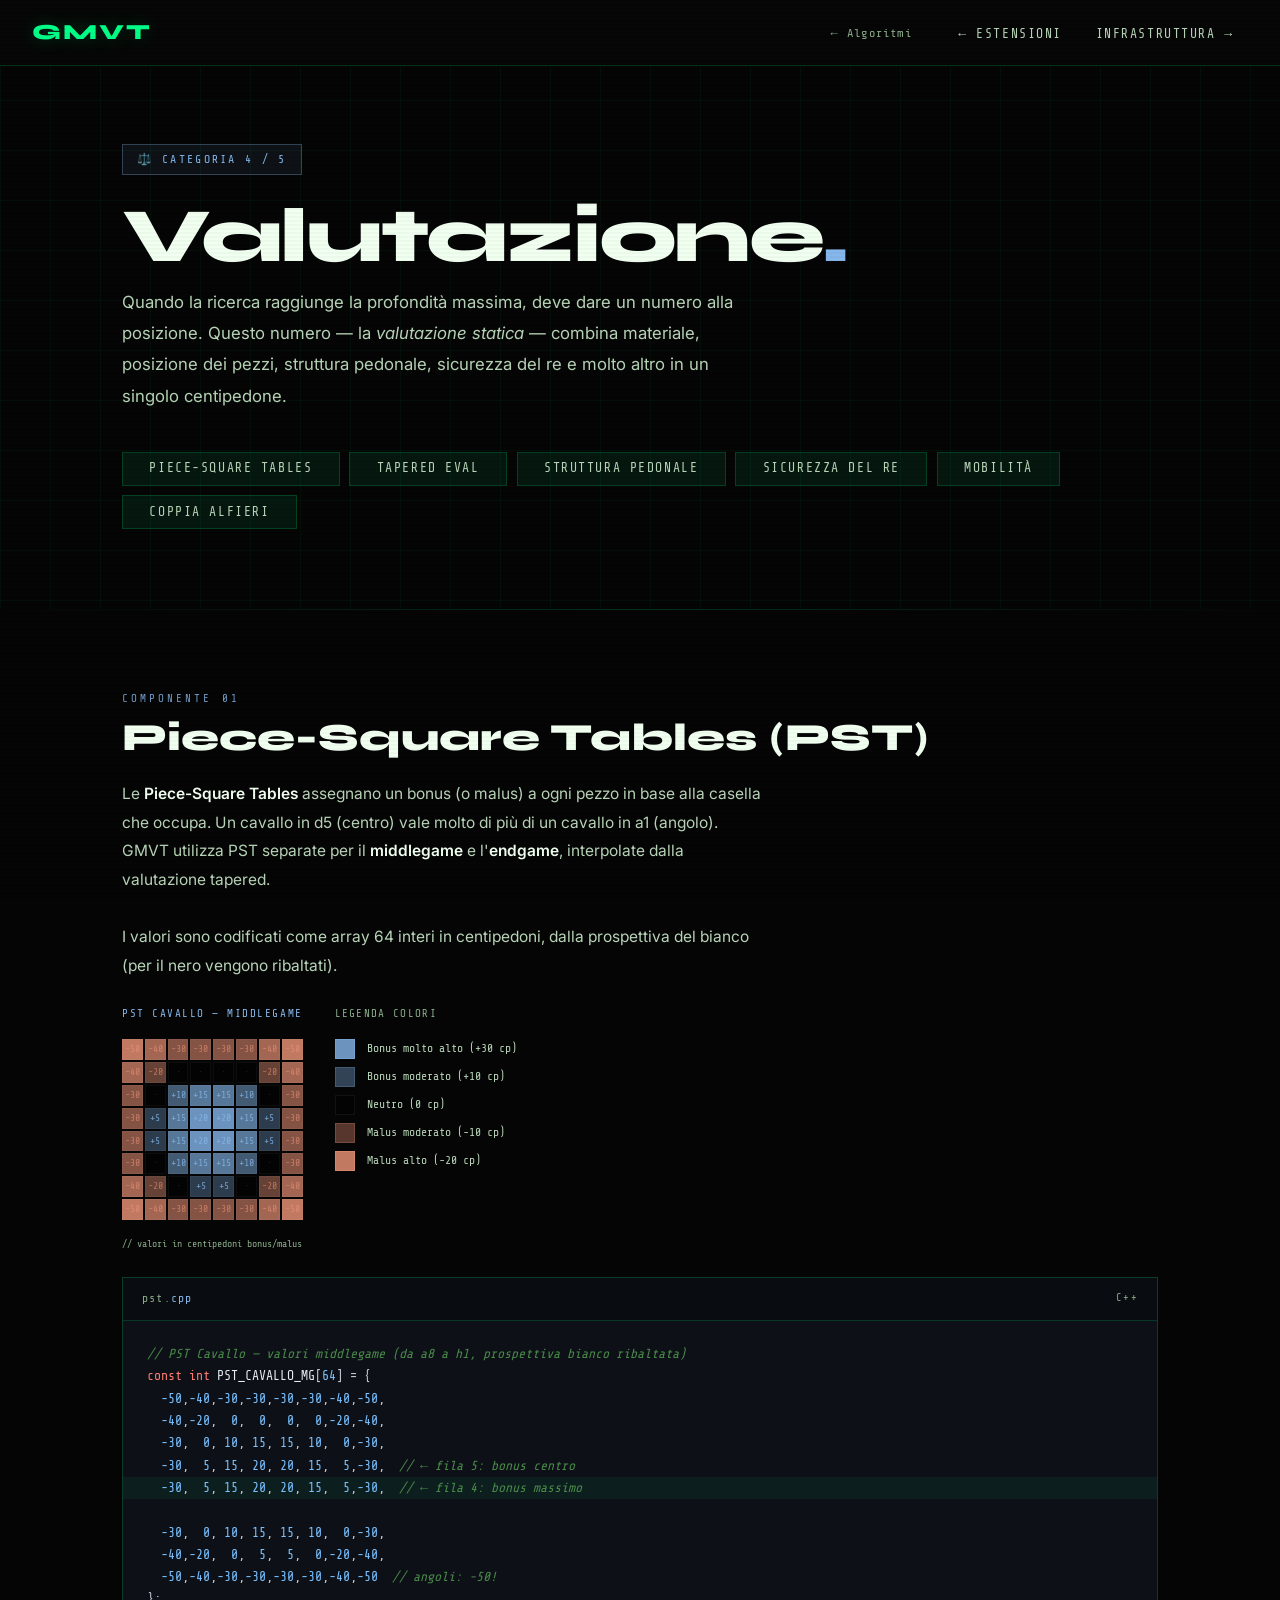
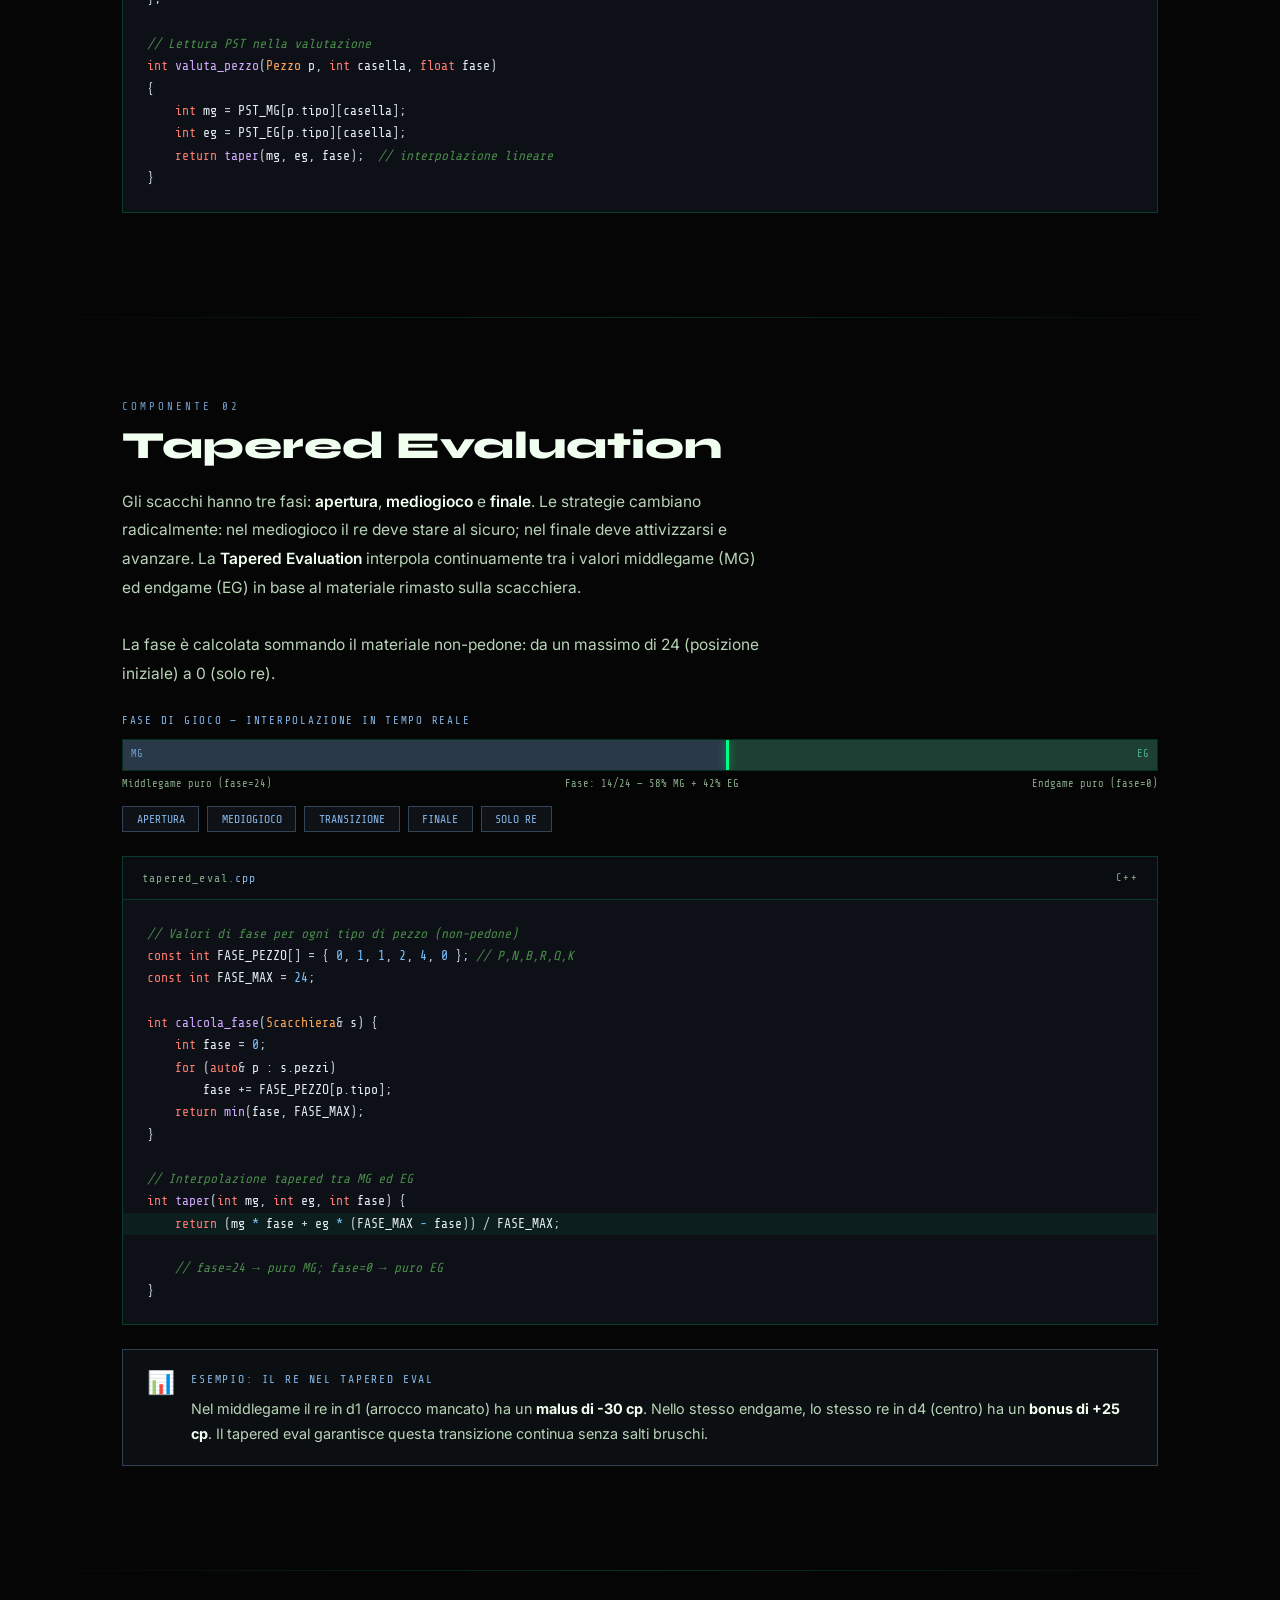
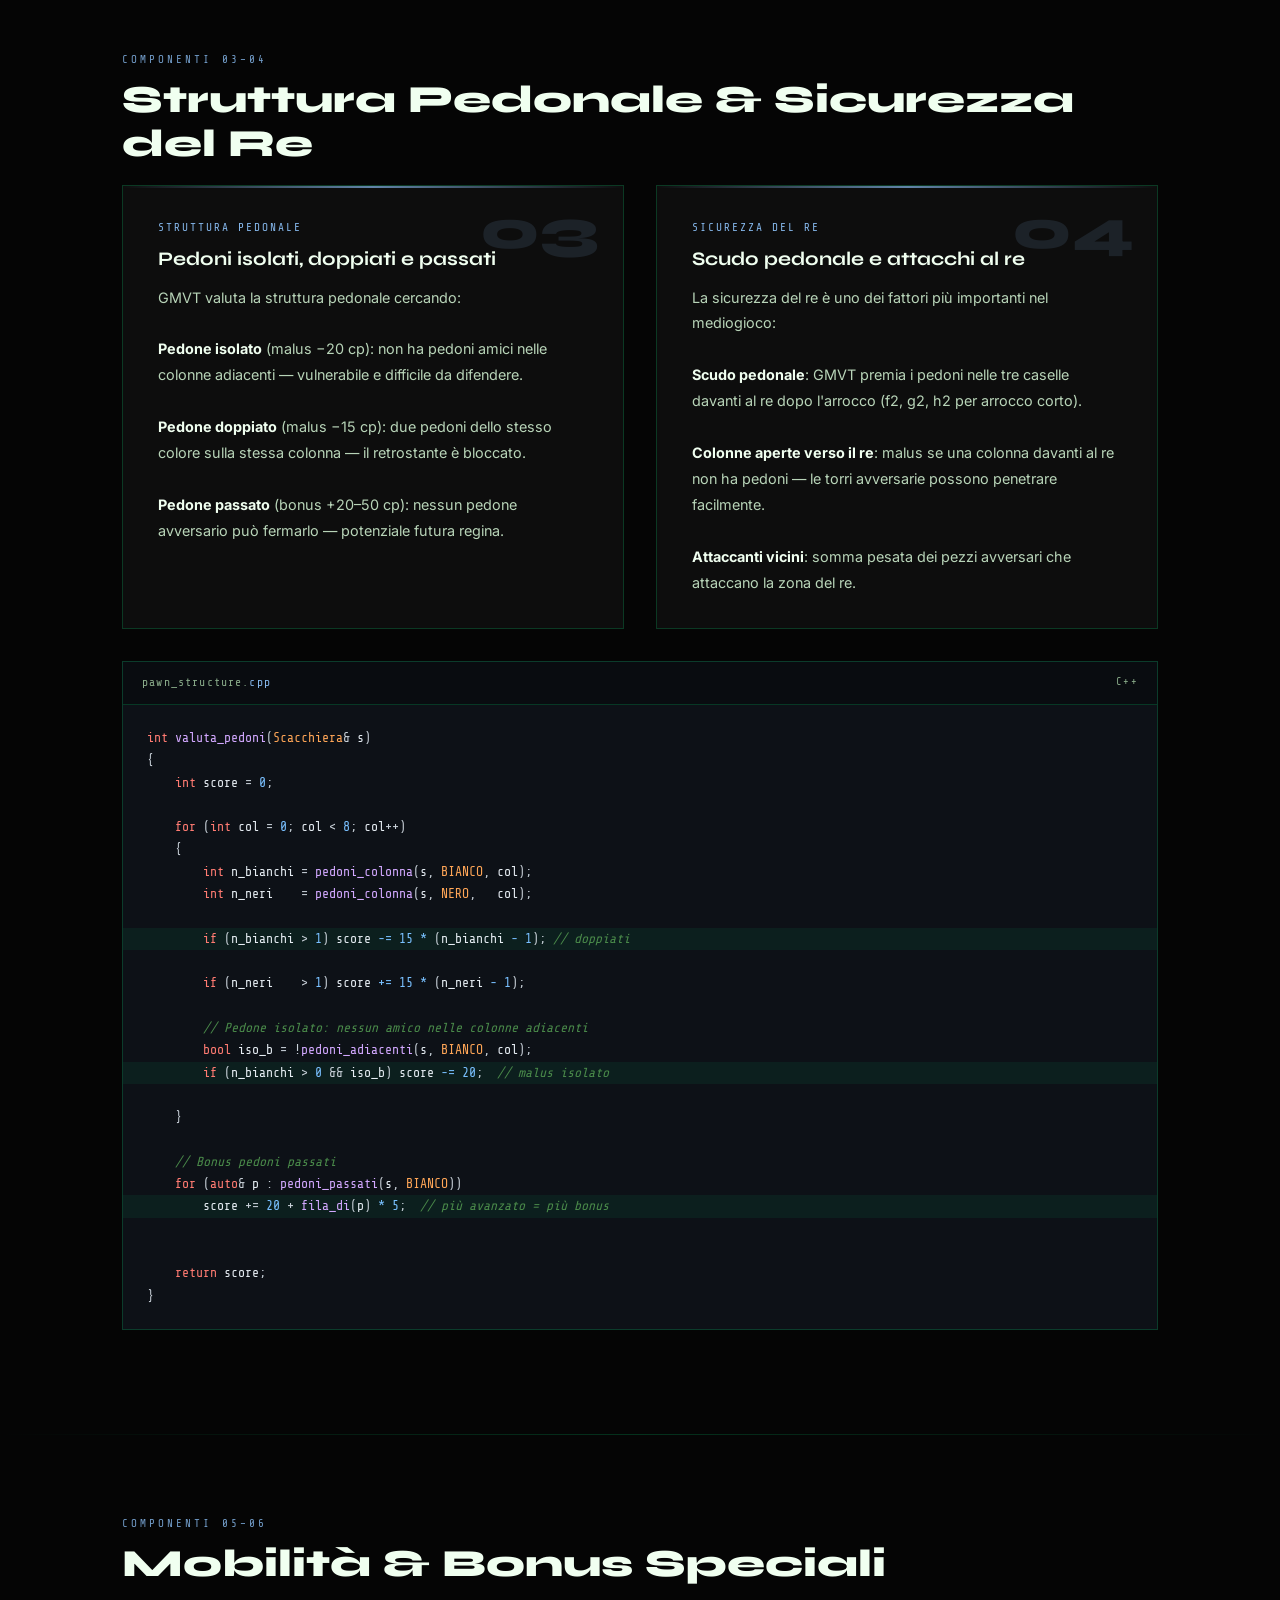
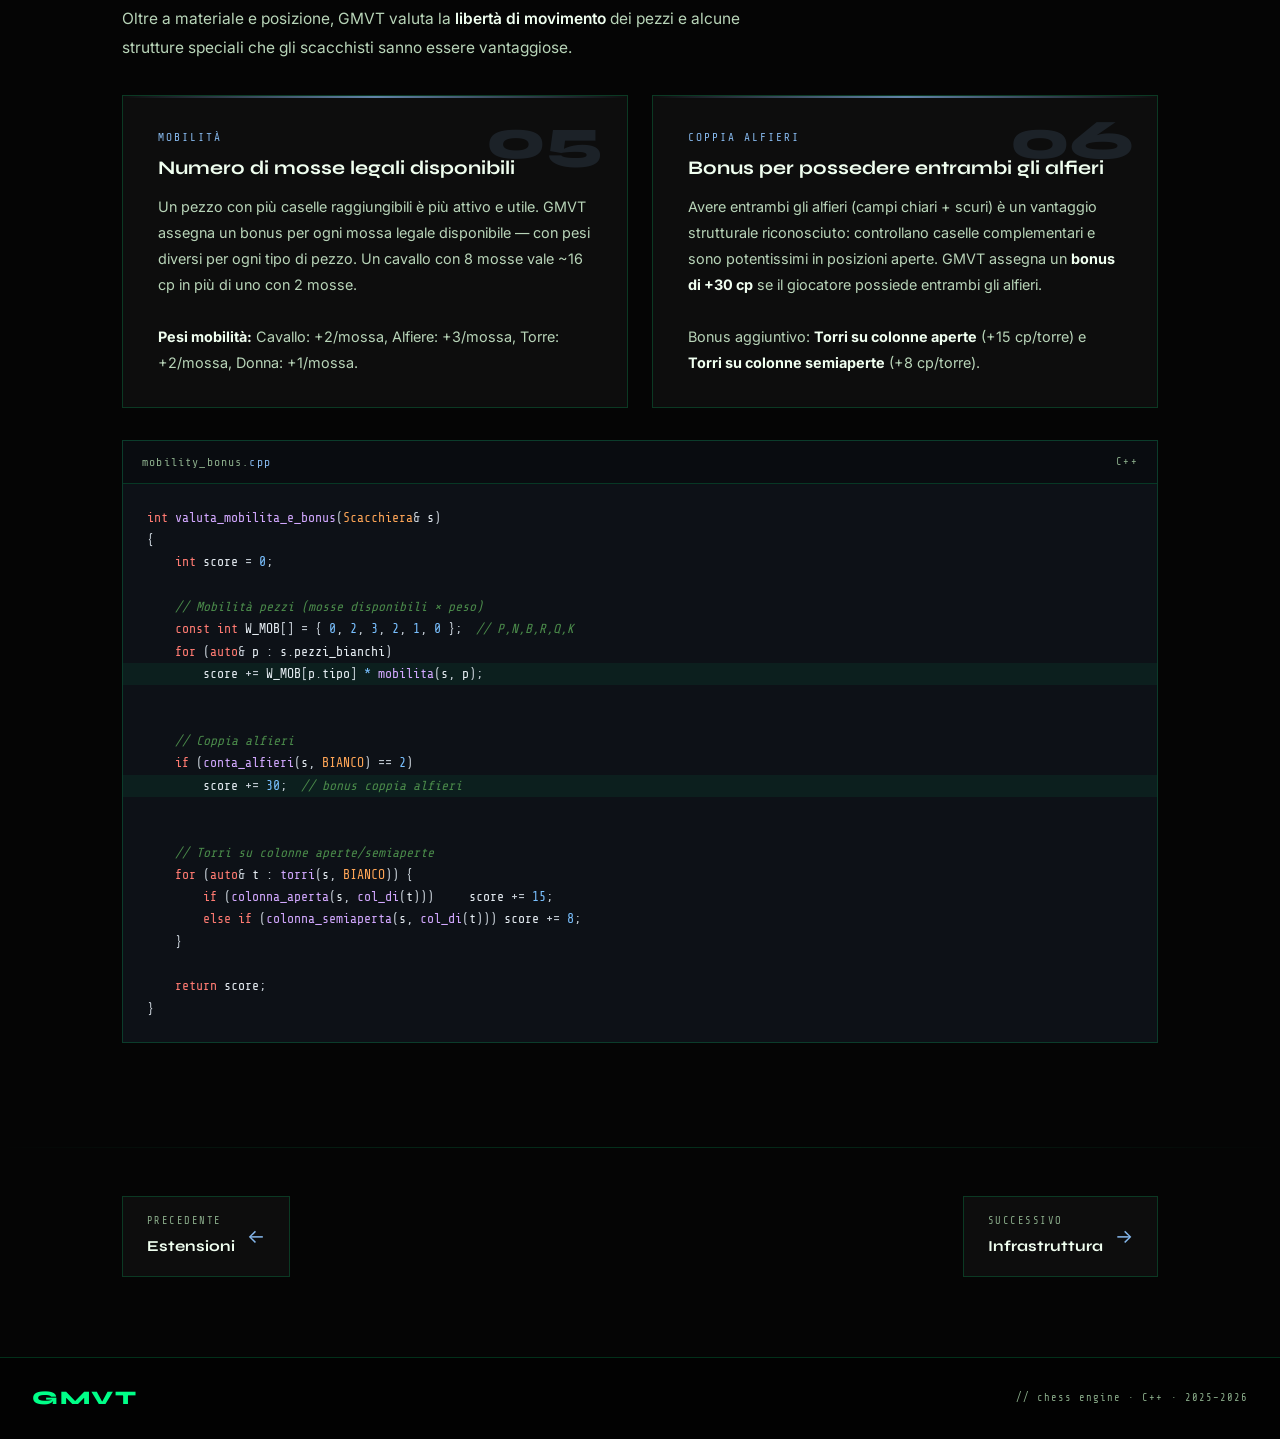
<file: docs/valutazione.html>
<!DOCTYPE html>
<html lang="it">
<head>
  <meta charset="UTF-8" />
  <meta name="viewport" content="width=device-width, initial-scale=1.0" />
  <title>GMVT — Valutazione</title>
  <link rel="icon" type="image/x-icon" href="images/favicon.ico" > 
  <link rel="stylesheet" href="gmvt-shared.css" />
  <style>
    :root {
      --accent-color: #85b7eb;
      --accent-rgb:   133, 183, 235;
      --green: #00ff88;
      --green-dim: #00cc6a;
      --green-faint: rgba(0,255,136,0.07);
      --green-glow: rgba(0,255,136,0.22);
      --bg: #050505;
      --border: rgba(0,255,136,0.18);
      --border-hover: rgba(0,255,136,0.50);
      --text: #f0fff0;
      --text-mid: #b8d4b8;
      --text-dim: #8aac8a;
      --mono: 'Share Tech Mono', monospace;
      --sans: 'Syne', sans-serif;
    }
    .nav-link { font-family: var(--mono); color: var(--text-mid) !important; font-size: 0.82rem; letter-spacing: 0.12em; text-transform: uppercase; padding: 0.4rem 0.9rem !important; transition: color 0.2s; }
    .nav-link:hover { color: var(--green) !important; }
   
    /* PST heatmap grid */
    .pst-grid {
      display: grid; grid-template-columns: repeat(8, 1fr);
      gap: 2px; max-width: 320px; margin: 1rem 0;
    }
    .pst-cell {
      aspect-ratio: 1; display: flex; align-items: center; justify-content: center;
      font-family: var(--mono); font-size: 0.62rem; position: relative;
      transition: transform 0.2s;
    }
    .pst-cell:hover { transform: scale(1.1); z-index: 2; }

    /* Tapered eval bar */
    .taper-wrap { margin: 1.5rem 0; }
    .taper-track { height: 32px; background: rgba(0,0,0,0.3); border: 1px solid var(--border); position: relative; overflow: hidden; }
    .taper-mg { position: absolute; left: 0; top: 0; bottom: 0; background: rgba(133,183,235,0.3); display: flex; align-items: center; padding: 0 0.5rem; }
    .taper-eg { position: absolute; right: 0; top: 0; bottom: 0; background: rgba(93,202,165,0.3); display: flex; align-items: center; justify-content: flex-end; padding: 0 0.5rem; }
    .taper-cursor { position: absolute; top: 0; bottom: 0; width: 3px; background: var(--green); box-shadow: 0 0 8px rgba(0,255,136,0.5); transition: left 0.5s ease; }
    .taper-labels { display: flex; justify-content: space-between; font-family: var(--mono); font-size: 0.65rem; color: var(--text-dim); margin-top: 0.3rem; }
    .taper-controls { display: flex; gap: 0.5rem; margin-top: 0.8rem; flex-wrap: wrap; }
    .taper-btn {
      font-family: var(--mono); font-size: 0.72rem; color: var(--accent-color);
      border: 1px solid rgba(133,183,235,0.3); background: rgba(133,183,235,0.07);
      padding: 0.35rem 0.85rem; cursor: pointer; text-transform: uppercase; transition: background 0.2s;
    }
    .taper-btn:hover { background: rgba(133,183,235,0.15); }

    /* Component breakdown */
    .eval-breakdown { background: var(--bg-code); border: 1px solid var(--border); padding: 1.2rem; margin: 1.5rem 0; }
    .eb-title { font-family: var(--mono); font-size: 0.68rem; letter-spacing: 0.18em; color: var(--accent-color); text-transform: uppercase; margin-bottom: 1rem; }
    .eb-row { display: flex; align-items: center; gap: 1rem; margin-bottom: 0.5rem; }
    .eb-label { font-family: var(--mono); font-size: 0.72rem; color: var(--text-dim); width: 200px; flex-shrink: 0; }
    .eb-bar-track { flex: 1; height: 16px; background: rgba(255,255,255,0.03); border: 1px solid var(--border); position: relative; overflow: hidden; }
    .eb-bar-pos { height: 100%; background: rgba(133,183,235,0.4); transition: width 0.5s ease; display: flex; align-items: center; padding: 0 0.3rem; }
    .eb-bar-neg { height: 100%; background: rgba(240,150,122,0.4); transition: width 0.5s ease; float: right; display: flex; align-items: center; justify-content: flex-end; padding: 0 0.3rem; }
    .eb-val { font-family: var(--mono); font-size: 0.68rem; color: var(--text-dim); width: 60px; text-align: right; flex-shrink: 0; }
  </style>
</head>
<body>

<nav class="navbar">
  <a class="navbar-brand" href="index.html">GMVT</a>
  <div style="display:flex; align-items:center; gap:2rem;">
    <a class="nav-back" href="index.html"> Algoritmi</a>
    <ul class="navbar-nav">
      <li><a class="nav-link" href="estensioni.html">← Estensioni</a></li>
      <li><a class="nav-link" href="infrastruttura.html">Infrastruttura →</a></li>
    </ul>
  </div>
</nav>

<section class="page-hero">
  <div class="page-hero-grid"></div>
  <div style="max-width:1100px; margin:0 auto; padding:0 2rem; position:relative; z-index:2;">
    <div class="page-tag">⚖️ Categoria 4 / 5</div>
    <h1 class="page-title">Valutazione<span>.</span></h1>
    <p class="page-intro">
      Quando la ricerca raggiunge la profondità massima, deve dare un numero alla posizione. 
      Questo numero — la <em>valutazione statica</em> — combina materiale, posizione dei pezzi, 
      struttura pedonale, sicurezza del re e molto altro in un singolo centipedone.
    </p>
    <div class="page-pills">
      <span class="pill"><a class="nav-link" href="#PST">Piece-Square Tables</a></span><!--<a class="nav-link" href="#MDR">Coppia Alfieri</a>-->
      <span class="pill"><a class="nav-link" href="#TaperedEvaluation">Tapered Eval</a></span>
      <span class="pill"><a class="nav-link" href="#StrutturaPedonale">Struttura Pedonale</a></span>
      <span class="pill"><a class="nav-link" href="#StrutturaPedonale">Sicurezza del Re</a></span>
      <span class="pill"><a class="nav-link" href="#MobilitaEBonus">Mobilità</a></span>
      <span class="pill"><a class="nav-link" href="#MobilitaEBonus">Coppia Alfieri</a></span>
    </div>
  </div>
</section>

<div class="divider"></div>

<section class="content-section" id="PST">
  <div style="max-width:1100px; margin:0 auto; padding:0 2rem;">

    <div class="section-eyebrow">componente 01</div>
    <h2 class="section-heading">Piece-Square Tables (PST)</h2>

    <div class="section-body mb-3">
      Le <strong>Piece-Square Tables</strong> assegnano un bonus (o malus) a ogni pezzo 
      in base alla casella che occupa. Un cavallo in d5 (centro) vale molto di più di 
      un cavallo in a1 (angolo). GMVT utilizza PST separate per il <strong>middlegame</strong> 
      e l'<strong>endgame</strong>, interpolate dalla valutazione tapered.
      <br><br>
      I valori sono codificati come array 64 interi in centipedoni, 
      dalla prospettiva del bianco (per il nero vengono ribaltati).
    </div>

    <!-- Heatmap cavallo -->
    <div class="fade-up" style="display:flex;gap:2rem;flex-wrap:wrap;align-items:flex-start;margin:1.5rem 0;">
      <div>
        <div style="font-family:var(--mono);font-size:0.68rem;color:var(--accent-color);letter-spacing:0.14em;margin-bottom:0.5rem;">PST CAVALLO — MIDDLEGAME</div>
        <div class="pst-grid" id="knight-pst"></div>
        <div style="font-family:var(--mono);font-size:0.62rem;color:var(--text-dim);margin-top:0.5rem;">// valori in centipedoni bonus/malus</div>
      </div>
      <div style="flex:1;min-width:220px;">
        <div style="font-family:var(--mono);font-size:0.68rem;color:var(--text-dim);letter-spacing:0.12em;margin-bottom:1rem;">LEGENDA COLORI</div>
        <div style="display:flex;flex-direction:column;gap:0.5rem;">
          <div style="display:flex;align-items:center;gap:0.75rem;">
            <div style="width:20px;height:20px;background:rgba(133,183,235,0.8);border:1px solid rgba(133,183,235,0.4);"></div>
            <span style="font-family:var(--mono);font-size:0.72rem;color:var(--text-mid);">Bonus molto alto (+30 cp)</span>
          </div>
          <div style="display:flex;align-items:center;gap:0.75rem;">
            <div style="width:20px;height:20px;background:rgba(133,183,235,0.35);border:1px solid rgba(133,183,235,0.2);"></div>
            <span style="font-family:var(--mono);font-size:0.72rem;color:var(--text-mid);">Bonus moderato (+10 cp)</span>
          </div>
          <div style="display:flex;align-items:center;gap:0.75rem;">
            <div style="width:20px;height:20px;background:rgba(0,0,0,0.4);border:1px solid rgba(255,255,255,0.06);"></div>
            <span style="font-family:var(--mono);font-size:0.72rem;color:var(--text-mid);">Neutro (0 cp)</span>
          </div>
          <div style="display:flex;align-items:center;gap:0.75rem;">
            <div style="width:20px;height:20px;background:rgba(240,150,122,0.35);border:1px solid rgba(240,150,122,0.2);"></div>
            <span style="font-family:var(--mono);font-size:0.72rem;color:var(--text-mid);">Malus moderato (-10 cp)</span>
          </div>
          <div style="display:flex;align-items:center;gap:0.75rem;">
            <div style="width:20px;height:20px;background:rgba(240,150,122,0.8);border:1px solid rgba(240,150,122,0.4);"></div>
            <span style="font-family:var(--mono);font-size:0.72rem;color:var(--text-mid);">Malus alto (-20 cp)</span>
          </div>
        </div>
      </div>
    </div>

    <div class="code-wrap fade-up">
      <div class="code-header">
        <span class="code-filename">pst.<span>cpp</span></span>
        <span class="code-lang">C++</span>
      </div>
      <div class="code-body">
<pre><span class="cm">// PST Cavallo — valori middlegame (da a8 a h1, prospettiva bianco ribaltata)</span>
<span class="kw">const</span> <span class="kw">int</span> <span class="var">PST_CAVALLO_MG</span>[<span class="num">64</span>] = {
  <span class="num">-50</span>,<span class="num">-40</span>,<span class="num">-30</span>,<span class="num">-30</span>,<span class="num">-30</span>,<span class="num">-30</span>,<span class="num">-40</span>,<span class="num">-50</span>,
  <span class="num">-40</span>,<span class="num">-20</span>,  <span class="num">0</span>,  <span class="num">0</span>,  <span class="num">0</span>,  <span class="num">0</span>,<span class="num">-20</span>,<span class="num">-40</span>,
  <span class="num">-30</span>,  <span class="num">0</span>, <span class="num">10</span>, <span class="num">15</span>, <span class="num">15</span>, <span class="num">10</span>,  <span class="num">0</span>,<span class="num">-30</span>,
  <span class="num">-30</span>,  <span class="num">5</span>, <span class="num">15</span>, <span class="num">20</span>, <span class="num">20</span>, <span class="num">15</span>,  <span class="num">5</span>,<span class="num">-30</span>,  <span class="cm">// ← fila 5: bonus centro</span>
<span class="hl">  <span class="num">-30</span>,  <span class="num">5</span>, <span class="num">15</span>, <span class="num">20</span>, <span class="num">20</span>, <span class="num">15</span>,  <span class="num">5</span>,<span class="num">-30</span>,  <span class="cm">// ← fila 4: bonus massimo</span></span>
  <span class="num">-30</span>,  <span class="num">0</span>, <span class="num">10</span>, <span class="num">15</span>, <span class="num">15</span>, <span class="num">10</span>,  <span class="num">0</span>,<span class="num">-30</span>,
  <span class="num">-40</span>,<span class="num">-20</span>,  <span class="num">0</span>,  <span class="num">5</span>,  <span class="num">5</span>,  <span class="num">0</span>,<span class="num">-20</span>,<span class="num">-40</span>,
  <span class="num">-50</span>,<span class="num">-40</span>,<span class="num">-30</span>,<span class="num">-30</span>,<span class="num">-30</span>,<span class="num">-30</span>,<span class="num">-40</span>,<span class="num">-50</span>  <span class="cm">// angoli: -50!</span>
};

<span class="cm">// Lettura PST nella valutazione</span>
<span class="kw">int</span> <span class="fn">valuta_pezzo</span>(<span class="tp">Pezzo</span> <span class="var">p</span>, <span class="kw">int</span> <span class="var">casella</span>, <span class="kw">float</span> <span class="var">fase</span>)
{
    <span class="kw">int</span> <span class="var">mg</span> = <span class="var">PST_MG</span>[<span class="var">p</span>.<span class="var">tipo</span>][<span class="var">casella</span>];
    <span class="kw">int</span> <span class="var">eg</span> = <span class="var">PST_EG</span>[<span class="var">p</span>.<span class="var">tipo</span>][<span class="var">casella</span>];
    <span class="kw">return</span> <span class="fn">taper</span>(<span class="var">mg</span>, <span class="var">eg</span>, <span class="var">fase</span>);  <span class="cm">// interpolazione lineare</span>
}</pre>
      </div>
    </div>

  </div>
</section>

<div class="divider"></div>

<section class="content-section" id="TaperedEvaluation">
  <div style="max-width:1100px; margin:0 auto; padding:0 2rem;">

    <div class="section-eyebrow">componente 02</div>
    <h2 class="section-heading">Tapered Evaluation</h2>

    <div class="section-body mb-3">
      Gli scacchi hanno tre fasi: <strong>apertura</strong>, <strong>mediogioco</strong> e 
      <strong>finale</strong>. Le strategie cambiano radicalmente: nel mediogioco il re deve 
      stare al sicuro; nel finale deve attivizzarsi e avanzare. 
      La <strong>Tapered Evaluation</strong> interpola continuamente tra i valori 
      middlegame (MG) ed endgame (EG) in base al materiale rimasto sulla scacchiera.
      <br><br>
      La fase è calcolata sommando il materiale non-pedone: 
      da un massimo di 24 (posizione iniziale) a 0 (solo re).
    </div>

    <!-- Tapered slider interattivo -->
    <div class="taper-wrap fade-up">
      <div style="font-family:var(--mono);font-size:0.68rem;color:var(--accent-color);letter-spacing:0.16em;margin-bottom:0.5rem;">FASE DI GIOCO — INTERPOLAZIONE IN TEMPO REALE</div>
      <div class="taper-track">
        <div class="taper-mg" id="taper-mg-bar" style="width:60%">
          <span style="font-family:var(--mono);font-size:0.65rem;color:rgba(133,183,235,0.8);">MG</span>
        </div>
        <div class="taper-eg" id="taper-eg-bar" style="width:40%">
          <span style="font-family:var(--mono);font-size:0.65rem;color:rgba(93,202,165,0.8);">EG</span>
        </div>
        <div class="taper-cursor" id="taper-cursor" style="left:60%"></div>
      </div>
      <div class="taper-labels">
        <span>Middlegame puro (fase=24)</span>
        <span id="taper-status-label">Fase: 14/24 — 58% MG + 42% EG</span>
        <span>Endgame puro (fase=0)</span>
      </div>
      <div class="taper-controls">
        <button class="taper-btn" onclick="taperSet(24)">Apertura</button>
        <button class="taper-btn" onclick="taperSet(18)">Mediogioco</button>
        <button class="taper-btn" onclick="taperSet(10)">Transizione</button>
        <button class="taper-btn" onclick="taperSet(4)">Finale</button>
        <button class="taper-btn" onclick="taperSet(0)">Solo Re</button>
      </div>
    </div>

    <div class="code-wrap fade-up">
      <div class="code-header">
        <span class="code-filename">tapered_eval.<span>cpp</span></span>
        <span class="code-lang">C++</span>
      </div>
      <div class="code-body">
<pre><span class="cm">// Valori di fase per ogni tipo di pezzo (non-pedone)</span>
<span class="kw">const</span> <span class="kw">int</span> <span class="var">FASE_PEZZO</span>[] = { <span class="num">0</span>, <span class="num">1</span>, <span class="num">1</span>, <span class="num">2</span>, <span class="num">4</span>, <span class="num">0</span> }; <span class="cm">// P,N,B,R,Q,K</span>
<span class="kw">const</span> <span class="kw">int</span> <span class="var">FASE_MAX</span> = <span class="num">24</span>;

<span class="kw">int</span> <span class="fn">calcola_fase</span>(<span class="tp">Scacchiera</span>&amp; <span class="var">s</span>) {
    <span class="kw">int</span> <span class="var">fase</span> = <span class="num">0</span>;
    <span class="kw">for</span> (<span class="kw">auto</span>&amp; <span class="var">p</span> : <span class="var">s</span>.<span class="var">pezzi</span>)
        <span class="var">fase</span> += <span class="var">FASE_PEZZO</span>[<span class="var">p</span>.<span class="var">tipo</span>];
    <span class="kw">return</span> <span class="fn">min</span>(<span class="var">fase</span>, <span class="var">FASE_MAX</span>);
}

<span class="cm">// Interpolazione tapered tra MG ed EG</span>
<span class="kw">int</span> <span class="fn">taper</span>(<span class="kw">int</span> <span class="var">mg</span>, <span class="kw">int</span> <span class="var">eg</span>, <span class="kw">int</span> <span class="var">fase</span>) {
<span class="hl">    <span class="kw">return</span> (<span class="var">mg</span> <span class="op">*</span> <span class="var">fase</span> + <span class="var">eg</span> <span class="op">*</span> (<span class="var">FASE_MAX</span> <span class="op">-</span> <span class="var">fase</span>)) / <span class="var">FASE_MAX</span>;</span>
    <span class="cm">// fase=24 → puro MG; fase=0 → puro EG</span>
}</pre>
      </div>
    </div>

    <div class="callout fade-up">
      <div class="callout-icon">📊</div>
      <div class="callout-content">
        <div class="callout-title">Esempio: il re nel tapered eval</div>
        <div class="callout-text">
          Nel middlegame il re in d1 (arrocco mancato) ha un <strong>malus di -30 cp</strong>. 
          Nello stesso endgame, lo stesso re in d4 (centro) ha un <strong>bonus di +25 cp</strong>. 
          Il tapered eval garantisce questa transizione continua senza salti bruschi.
        </div>
      </div>
    </div>

  </div>
</section>

<div class="divider"></div>

<section class="content-section" id="StrutturaPedonale">
  <div style="max-width:1100px; margin:0 auto; padding:0 2rem;">

    <div class="section-eyebrow">componenti 03–04</div>
    <h2 class="section-heading">Struttura Pedonale &amp; Sicurezza del Re</h2>

    <div style="display:grid;grid-template-columns:1fr 1fr;gap:2rem;margin-bottom:2rem;" class="fade-up">
      <div class="concept-card">
        <div class="concept-num">03</div>
        <div class="concept-label">Struttura Pedonale</div>
        <div class="concept-title">Pedoni isolati, doppiati e passati</div>
        <div class="concept-text">
          GMVT valuta la struttura pedonale cercando:
          <br><br>
          <strong>Pedone isolato</strong> (malus −20 cp): non ha pedoni amici nelle colonne adiacenti — vulnerabile e difficile da difendere.<br><br>
          <strong>Pedone doppiato</strong> (malus −15 cp): due pedoni dello stesso colore sulla stessa colonna — il retrostante è bloccato.<br><br>
          <strong>Pedone passato</strong> (bonus +20–50 cp): nessun pedone avversario può fermarlo — potenziale futura regina.
        </div>
      </div>
      <div class="concept-card">
        <div class="concept-num">04</div>
        <div class="concept-label">Sicurezza del Re</div>
        <div class="concept-title">Scudo pedonale e attacchi al re</div>
        <div class="concept-text">
          La sicurezza del re è uno dei fattori più importanti nel mediogioco:
          <br><br>
          <strong>Scudo pedonale</strong>: GMVT premia i pedoni nelle tre caselle davanti al re dopo l'arrocco (f2, g2, h2 per arrocco corto).<br><br>
          <strong>Colonne aperte verso il re</strong>: malus se una colonna davanti al re non ha pedoni — le torri avversarie possono penetrare facilmente.<br><br>
          <strong>Attaccanti vicini</strong>: somma pesata dei pezzi avversari che attaccano la zona del re.
        </div>
      </div>
    </div>

    <div class="code-wrap fade-up">
      <div class="code-header">
        <span class="code-filename">pawn_structure.<span>cpp</span></span>
        <span class="code-lang">C++</span>
      </div>
      <div class="code-body">
<pre><span class="kw">int</span> <span class="fn">valuta_pedoni</span>(<span class="tp">Scacchiera</span>&amp; <span class="var">s</span>)
{
    <span class="kw">int</span> <span class="var">score</span> = <span class="num">0</span>;

    <span class="kw">for</span> (<span class="kw">int</span> <span class="var">col</span> = <span class="num">0</span>; <span class="var">col</span> &lt; <span class="num">8</span>; <span class="var">col</span>++)
    {
        <span class="kw">int</span> <span class="var">n_bianchi</span> = <span class="fn">pedoni_colonna</span>(<span class="var">s</span>, <span class="tp">BIANCO</span>, <span class="var">col</span>);
        <span class="kw">int</span> <span class="var">n_neri</span>    = <span class="fn">pedoni_colonna</span>(<span class="var">s</span>, <span class="tp">NERO</span>,   <span class="var">col</span>);

<span class="hl">        <span class="kw">if</span> (<span class="var">n_bianchi</span> &gt; <span class="num">1</span>) <span class="var">score</span> <span class="op">-=</span> <span class="num">15</span> <span class="op">*</span> (<span class="var">n_bianchi</span> <span class="op">-</span> <span class="num">1</span>); <span class="cm">// doppiati</span></span>
        <span class="kw">if</span> (<span class="var">n_neri</span>    &gt; <span class="num">1</span>) <span class="var">score</span> <span class="op">+=</span> <span class="num">15</span> <span class="op">*</span> (<span class="var">n_neri</span> <span class="op">-</span> <span class="num">1</span>);

        <span class="cm">// Pedone isolato: nessun amico nelle colonne adiacenti</span>
        <span class="kw">bool</span> <span class="var">iso_b</span> = !<span class="fn">pedoni_adiacenti</span>(<span class="var">s</span>, <span class="tp">BIANCO</span>, <span class="var">col</span>);
<span class="hl">        <span class="kw">if</span> (<span class="var">n_bianchi</span> &gt; <span class="num">0</span> && <span class="var">iso_b</span>) <span class="var">score</span> <span class="op">-=</span> <span class="num">20</span>;  <span class="cm">// malus isolato</span></span>
    }

    <span class="cm">// Bonus pedoni passati</span>
    <span class="kw">for</span> (<span class="kw">auto</span>&amp; <span class="var">p</span> : <span class="fn">pedoni_passati</span>(<span class="var">s</span>, <span class="tp">BIANCO</span>))
<span class="hl">        <span class="var">score</span> += <span class="num">20</span> + <span class="fn">fila_di</span>(<span class="var">p</span>) <span class="op">*</span> <span class="num">5</span>;  <span class="cm">// più avanzato = più bonus</span></span>

    <span class="kw">return</span> <span class="var">score</span>;
}</pre>
      </div>
    </div>

    
  </div>
</section>

<div class="divider"></div>
<section class="content-section" id="MobilitaEBonus">
  <div style="max-width:1100px; margin:0 auto; padding:0 2rem;">

    <div class="section-eyebrow">componenti 05–06</div>
    <h2 class="section-heading">Mobilità &amp; Bonus Speciali</h2>

    <div class="section-body mb-3">
      Oltre a materiale e posizione, GMVT valuta la <strong>libertà di movimento</strong> 
      dei pezzi e alcune strutture speciali che gli scacchisti sanno essere vantaggiose.
    </div>

    <div style="display:grid;grid-template-columns:1fr 1fr;gap:1.5rem;margin:2rem 0;" class="fade-up">
      <div class="concept-card">
        <div class="concept-num">05</div>
        <div class="concept-label">Mobilità</div>
        <div class="concept-title">Numero di mosse legali disponibili</div>
        <div class="concept-text">
          Un pezzo con più caselle raggiungibili è più attivo e utile. GMVT assegna 
          un bonus per ogni mossa legale disponibile — con pesi diversi per ogni 
          tipo di pezzo. Un cavallo con 8 mosse vale ~16 cp in più di uno con 2 mosse.
          <br><br>
          <strong>Pesi mobilità:</strong> Cavallo: +2/mossa, Alfiere: +3/mossa, 
          Torre: +2/mossa, Donna: +1/mossa.
        </div>
      </div>
      <div class="concept-card">
        <div class="concept-num">06</div>
        <div class="concept-label">Coppia Alfieri</div>
        <div class="concept-title">Bonus per possedere entrambi gli alfieri</div>
        <div class="concept-text">
          Avere entrambi gli alfieri (campi chiari + scuri) è un vantaggio strutturale 
          riconosciuto: controllano caselle complementari e sono potentissimi in posizioni 
          aperte. GMVT assegna un <strong>bonus di +30 cp</strong> se il giocatore possiede 
          entrambi gli alfieri.
          <br><br>
          Bonus aggiuntivo: <strong>Torri su colonne aperte</strong> (+15 cp/torre) 
          e <strong>Torri su colonne semiaperte</strong> (+8 cp/torre).
        </div>
      </div>
    </div>

    <div class="code-wrap fade-up">
      <div class="code-header">
        <span class="code-filename">mobility_bonus.<span>cpp</span></span>
        <span class="code-lang">C++</span>
      </div>
      <div class="code-body">
<pre><span class="kw">int</span> <span class="fn">valuta_mobilita_e_bonus</span>(<span class="tp">Scacchiera</span>&amp; <span class="var">s</span>)
{
    <span class="kw">int</span> <span class="var">score</span> = <span class="num">0</span>;

    <span class="cm">// Mobilità pezzi (mosse disponibili × peso)</span>
    <span class="kw">const</span> <span class="kw">int</span> <span class="var">W_MOB</span>[] = { <span class="num">0</span>, <span class="num">2</span>, <span class="num">3</span>, <span class="num">2</span>, <span class="num">1</span>, <span class="num">0</span> };  <span class="cm">// P,N,B,R,Q,K</span>
    <span class="kw">for</span> (<span class="kw">auto</span>&amp; <span class="var">p</span> : <span class="var">s</span>.<span class="var">pezzi_bianchi</span>)
<span class="hl">        <span class="var">score</span> += <span class="var">W_MOB</span>[<span class="var">p</span>.<span class="var">tipo</span>] <span class="op">*</span> <span class="fn">mobilita</span>(<span class="var">s</span>, <span class="var">p</span>);</span>

    <span class="cm">// Coppia alfieri</span>
    <span class="kw">if</span> (<span class="fn">conta_alfieri</span>(<span class="var">s</span>, <span class="tp">BIANCO</span>) == <span class="num">2</span>)
<span class="hl">        <span class="var">score</span> += <span class="num">30</span>;  <span class="cm">// bonus coppia alfieri</span></span>

    <span class="cm">// Torri su colonne aperte/semiaperte</span>
    <span class="kw">for</span> (<span class="kw">auto</span>&amp; <span class="var">t</span> : <span class="fn">torri</span>(<span class="var">s</span>, <span class="tp">BIANCO</span>)) {
        <span class="kw">if</span> (<span class="fn">colonna_aperta</span>(<span class="var">s</span>, <span class="fn">col_di</span>(<span class="var">t</span>)))     <span class="var">score</span> += <span class="num">15</span>;
        <span class="kw">else</span> <span class="kw">if</span> (<span class="fn">colonna_semiaperta</span>(<span class="var">s</span>, <span class="fn">col_di</span>(<span class="var">t</span>))) <span class="var">score</span> += <span class="num">8</span>;
    }

    <span class="kw">return</span> <span class="var">score</span>;
}</pre>
      </div>
    </div>

  </div>
</section>

<div class="divider"></div>

<!-- ── Page Nav ── -->
<div style="max-width:1100px; margin:0 auto; padding:0 2rem;">
  <nav class="page-nav">
    <a href="estensioni.html" class="page-nav-btn prev">
      <span class="pnb-arrow">←</span>
      <div><div class="pnb-label">Precedente</div><div class="pnb-title">Estensioni</div></div>
    </a>
    <a href="infrastruttura.html" class="page-nav-btn">
      <div><div class="pnb-label">Successivo</div><div class="pnb-title">Infrastruttura</div></div>
      <span class="pnb-arrow">→</span>
    </a>
  </nav>
</div>

<footer class="site-footer">
  <div class="site-footer-brand">GMVT</div>
  <div class="site-footer-copy">// chess engine · C++ · 2025–2026</div>
</footer>

<script>
const KNIGHT_PST=[
  -50,-40,-30,-30,-30,-30,-40,-50,
  -40,-20,  0,  0,  0,  0,-20,-40,
  -30,  0, 10, 15, 15, 10,  0,-30,
  -30,  5, 15, 20, 20, 15,  5,-30,
  -30,  5, 15, 20, 20, 15,  5,-30,
  -30,  0, 10, 15, 15, 10,  0,-30,
  -40,-20,  0,  5,  5,  0,-20,-40,
  -50,-40,-30,-30,-30,-30,-40,-50
];
const pstGrid=document.getElementById('knight-pst');
KNIGHT_PST.forEach(v=>{
  const cell=document.createElement('div');
  cell.className='pst-cell';
  const norm=Math.max(-50,Math.min(20,v));
  let bg;
  if(norm>0){const t=norm/20;bg=`rgba(133,183,235,${0.15+t*0.65})`;}
  else if(norm<0){const t=Math.abs(norm)/50;bg=`rgba(240,150,122,${0.15+t*0.65})`;}
  else{bg='rgba(0,0,0,0.4)';}
  cell.style.cssText=`background:${bg};border:1px solid rgba(255,255,255,0.04);`;
  cell.title=`${v>0?'+':''}${v} cp`;
  cell.textContent=v!==0?(v>0?'+':'')+v:'·';
  cell.style.color=v>0?'rgba(133,183,235,0.8)':v<0?'rgba(240,150,122,0.6)':'rgba(255,255,255,0.15)';
  pstGrid.appendChild(cell);
});

function taperSet(fase){
  const pct=fase/24*100;
  document.getElementById('taper-mg-bar').style.width=pct+'%';
  document.getElementById('taper-eg-bar').style.width=(100-pct)+'%';
  document.getElementById('taper-cursor').style.left=pct+'%';
  const mgPct=Math.round(pct), egPct=100-mgPct;
  document.getElementById('taper-status-label').textContent=`Fase: ${fase}/24 — ${mgPct}% MG + ${egPct}% EG`;
}

function initAll(){taperSet(14);}

const obs = new IntersectionObserver(entries => {
  entries.forEach((e, i) => {
    if (e.isIntersecting) {
      setTimeout(() => e.target.classList.add('visible'), i * 80);
      obs.unobserve(e.target);
    }
  });
}, { threshold: 0.1 });
document.querySelectorAll('.fade-up').forEach(el => obs.observe(el));
window.addEventListener('load', initAll);
</script>
<script src="gmvt-intro.js"></script>
</body>
</html>
</file>
<file: docs/gmvt-shared.css>
/* ═══════════════════════════════════════════════════
   GMVT — Shared styles for all algorithm detail pages
   ═══════════════════════════════════════════════════ */

@import url('https://fonts.googleapis.com/css2?family=Share+Tech+Mono&family=Syne:wght@400;600;700;800&family=Inter:wght@400;500;600&display=swap');

:root {
  --green:        #00ff88;
  --green-dim:    #00cc6a;
  --green-faint:  rgba(0,255,136,0.07);
  --green-glow:   rgba(0,255,136,0.22);
  --bg:           #070707;
  --bg-card:      rgba(14,14,14,0.95);
  --bg-code:      #0d1117;
  --border:       rgba(0,255,136,0.16);
  --border-hover: rgba(0,255,136,0.45);
  --text:         #f0fff0;
  --text-mid:     #b8d4b8;
  --text-dim:     #7a9a7a;
  --mono:         'Share Tech Mono', monospace;
  --sans:         'Syne', sans-serif;
  --body:         'Inter', sans-serif;
  --accent-purple: #afa9f0;
  --accent-orange: #f0967a;
  --accent-teal:   #5dcaa5;
  --accent-blue:   #85b7eb;
  --accent-gray:   #c8c5bc;
}

*, *::before, *::after { box-sizing: border-box; margin: 0; padding: 0; }
html { scroll-behavior: smooth; }
body { background: var(--bg); color: var(--text); font-family: var(--body); overflow-x: hidden; line-height: 1.7; }

/* ── Scanline overlay ── */
body::before {
  content: ''; position: fixed; inset: 0;
  background: repeating-linear-gradient(0deg,transparent,transparent 2px,rgba(0,0,0,0.025) 2px,rgba(0,0,0,0.025) 4px);
  pointer-events: none; z-index: 9999;
}

/* ════════════════ NAVBAR ════════════════ */
.navbar {
  background: rgba(7,7,7,0.94);
  backdrop-filter: blur(16px);
  border-bottom: 1px solid var(--border);
  padding: 0.9rem 2rem;
  position: fixed; top: 0; left: 0; right: 0; z-index: 1000;
  display: flex; align-items: center; justify-content: space-between;
}
.navbar-brand {
  font-family: var(--sans); font-weight: 800; font-size: 1.35rem;
  color: var(--green); text-decoration: none; letter-spacing: 0.1em;
  text-shadow: 0 0 18px var(--green-glow);
}
.navbar-nav { display: flex; gap: 0.3rem; list-style: none; }
.nav-link {
  font-family: var(--mono); color: var(--text-mid); font-size: 0.75rem;
  letter-spacing: 0.12em; text-transform: uppercase; text-decoration: none;
  padding: 0.4rem 0.8rem; transition: color 0.2s;
}
.nav-link:hover { color: var(--green); }
.nav-back {
  display: inline-flex; align-items: center; gap: 0.5rem;
  font-family: var(--mono); font-size: 0.75rem; color: var(--text-dim);
  text-decoration: none; letter-spacing: 0.1em; transition: color 0.2s;
}
.nav-back:hover { color: var(--green); }
.nav-back::before { content: '←'; }

/* ════════════════ PAGE HERO ════════════════ */
.page-hero {
  padding: 9rem 0 5rem;
  position: relative; overflow: hidden;
}
.page-hero-grid {
  position: absolute; inset: 0; pointer-events: none;
  background-image: linear-gradient(var(--border) 1px, transparent 1px),
                    linear-gradient(90deg, var(--border) 1px, transparent 1px);
  background-size: 50px 50px;
  opacity: 0.22;
}
.page-tag {
  display: inline-flex; align-items: center; gap: 0.6rem;
  font-family: var(--mono); font-size: 0.72rem; letter-spacing: 0.2em;
  color: var(--accent-color); border: 1px solid rgba(var(--accent-rgb), 0.3);
  padding: 0.3rem 0.9rem; background: rgba(var(--accent-rgb), 0.07);
  margin-bottom: 1.4rem; text-transform: uppercase;
}
.page-title {
  font-family: var(--sans); font-weight: 800;
  font-size: clamp(2.6rem, 6vw, 5rem);
  line-height: 1; letter-spacing: -0.03em;
  color: var(--text); margin-bottom: 0.8rem;
}
.page-title span { color: var(--accent-color); }
.page-intro {
  font-size: 1.05rem; color: var(--text-mid);
  max-width: 620px; line-height: 1.85;
  margin-bottom: 2.5rem;
}
.page-pills { display: flex; flex-wrap: wrap; gap: 0.6rem; }
.pill {
  font-family: var(--mono); font-size: 0.72rem; letter-spacing: 0.1em;
  color: var(--text-dim); border: 1px solid var(--border);
  padding: 0.3rem 0.75rem; background: var(--green-faint);
}

/* ════════════════ SECTION STRUCTURE ════════════════ */
.content-section { padding: 5rem 0; }
.content-section + .content-section { border-top: 1px solid var(--border); }

.section-eyebrow {
  font-family: var(--mono); font-size: 0.68rem; letter-spacing: 0.28em;
  color: var(--accent-color); text-transform: uppercase;
  margin-bottom: 0.5rem; opacity: 0.85;
}
.section-heading {
  font-family: var(--sans); font-weight: 800;
  font-size: clamp(1.7rem, 3.5vw, 2.4rem);
  color: var(--text); line-height: 1.15; margin-bottom: 1.2rem;
}
.section-body {
  font-size: 0.97rem; color: var(--text-mid); line-height: 1.85;
  max-width: 640px;
}
.section-body strong { color: var(--text); font-weight: 600; }

/* ════════════════ CONCEPT CARD ════════════════ */
.concept-card {
  border: 1px solid var(--border);
  background: var(--bg-card);
  padding: 2rem 2.2rem;
  position: relative; overflow: hidden;
  transition: border-color 0.3s, box-shadow 0.3s;
}
.concept-card::before {
  content: ''; position: absolute; top: 0; left: 0; right: 0; height: 2px;
  background: linear-gradient(90deg, transparent, var(--accent-color), transparent);
  opacity: 0.7;
}
.concept-card:hover {
  border-color: var(--border-hover);
  box-shadow: 0 12px 40px rgba(0,255,136,0.05);
}
.concept-num {
  font-family: var(--sans); font-weight: 800;
  font-size: 3.5rem; line-height: 1;
  color: var(--accent-color); opacity: 0.12;
  position: absolute; top: 1rem; right: 1.5rem;
  pointer-events: none;
}
.concept-label {
  font-family: var(--mono); font-size: 0.7rem; letter-spacing: 0.18em;
  color: var(--accent-color); text-transform: uppercase; margin-bottom: 0.6rem;
}
.concept-title {
  font-family: var(--sans); font-weight: 700; font-size: 1.2rem;
  color: var(--text); margin-bottom: 0.8rem; line-height: 1.3;
}
.concept-text {
  font-size: 0.9rem; color: var(--text-mid); line-height: 1.8;
}
.concept-text strong { color: var(--text); }

/* ════════════════ CODE BLOCK ════════════════ */
.code-wrap {
  border: 1px solid var(--border);
  background: var(--bg-code);
  position: relative; overflow: hidden;
  margin: 1.5rem 0;
}
.code-header {
  display: flex; align-items: center; justify-content: space-between;
  padding: 0.7rem 1.2rem;
  border-bottom: 1px solid var(--border);
  background: rgba(0,0,0,0.3);
}
.code-filename {
  font-family: var(--mono); font-size: 0.72rem;
  color: var(--text-dim); letter-spacing: 0.1em;
}
.code-filename span { color: var(--accent-color); }
.code-lang {
  font-family: var(--mono); font-size: 0.65rem;
  color: var(--text-dim); letter-spacing: 0.12em;
  text-transform: uppercase;
}
.code-body {
  padding: 1.4rem 1.5rem;
  overflow-x: auto;
}
pre {
  margin: 0;
  font-family: var(--mono);
  font-size: 0.82rem;
  line-height: 1.7;
  color: #c9d1d9;
  white-space: pre;
}
/* Syntax token colors */
.kw  { color: #ff7b72; }          /* keywords */
.fn  { color: #d2a8ff; }          /* function names */
.cm  { color: #4a8a4a; font-style: italic; }  /* comments */
.str { color: #a5d6ff; }          /* strings */
.num { color: #79c0ff; }          /* numbers */
.tp  { color: #ffa657; }          /* types */
.op  { color: #79c0ff; }          /* operators */
.var { color: #e6edf3; }          /* variables */
.hl  { background: rgba(0,255,136,0.06); display: block; margin: 0 -1.5rem; padding: 0 1.5rem; }  /* highlighted line */

/* ════════════════ CALLOUT / INSIGHT BOX ════════════════ */
.callout {
  display: flex; gap: 1rem;
  border: 1px solid rgba(var(--accent-rgb), 0.3);
  background: rgba(var(--accent-rgb), 0.05);
  padding: 1.2rem 1.5rem;
  margin: 1.5rem 0;
}
.callout-icon { font-size: 1.4rem; flex-shrink: 0; line-height: 1; margin-top: 0.1rem; }
.callout-content {}
.callout-title {
  font-family: var(--mono); font-size: 0.72rem; letter-spacing: 0.16em;
  color: var(--accent-color); text-transform: uppercase; margin-bottom: 0.4rem;
}
.callout-text { font-size: 0.9rem; color: var(--text-mid); line-height: 1.75; }
.callout-text strong { color: var(--text); }

/* ════════════════ COMPLEXITY BADGE ════════════════ */
.complexity-row {
  display: flex; flex-wrap: wrap; gap: 1rem; margin: 1.5rem 0;
}
.complexity-badge {
  border: 1px solid var(--border); background: var(--bg-card);
  padding: 0.8rem 1.2rem; min-width: 120px;
}
.cb-label { font-family: var(--mono); font-size: 0.65rem; color: var(--text-dim); letter-spacing: 0.14em; text-transform: uppercase; margin-bottom: 0.3rem; }
.cb-value { font-family: var(--sans); font-weight: 700; font-size: 1.1rem; color: var(--accent-color); }

/* ════════════════ SVG DIAGRAM ════════════════ */
.diagram-wrap {
  border: 1px solid var(--border);
  background: var(--bg-card);
  padding: 1.5rem;
  overflow-x: auto;
  margin: 1.5rem 0;
}
.diagram-caption {
  font-family: var(--mono); font-size: 0.68rem; color: var(--text-dim);
  letter-spacing: 0.1em; margin-top: 1rem; text-align: center;
}

/* ════════════════ DIVIDER ════════════════ */
.divider { height: 1px; background: linear-gradient(90deg,transparent,var(--border),transparent); }

/* ════════════════ STEP LIST ════════════════ */
.step-list { list-style: none; padding: 0; margin: 1.2rem 0; }
.step-list li {
  display: flex; gap: 1rem; align-items: flex-start;
  padding: 0.85rem 0; border-bottom: 1px solid rgba(0,255,136,0.05);
  font-size: 0.92rem; color: var(--text-mid); line-height: 1.7;
}
.step-list li:last-child { border-bottom: none; }
.step-list li strong { color: var(--text); }
.step-num {
  font-family: var(--mono); font-size: 0.72rem; color: var(--accent-color);
  border: 1px solid rgba(var(--accent-rgb),0.35); background: rgba(var(--accent-rgb),0.07);
  min-width: 28px; height: 28px; display: flex; align-items: center; justify-content: center;
  flex-shrink: 0; margin-top: 0.1rem;
}

/* ════════════════ NAV BETWEEN PAGES ════════════════ */
.page-nav {
  display: flex; justify-content: space-between; flex-wrap: wrap; gap: 1rem;
  padding: 3rem 0 5rem;
}
.page-nav-btn {
  display: flex; align-items: center; gap: 0.75rem;
  border: 1px solid var(--border); background: var(--bg-card);
  padding: 1rem 1.5rem; text-decoration: none; max-width: 280px;
  transition: border-color 0.3s, box-shadow 0.3s;
}
.page-nav-btn:hover { border-color: var(--border-hover); box-shadow: 0 8px 24px rgba(0,255,136,0.06); }
.page-nav-btn.prev { flex-direction: row-reverse; }
.pnb-arrow { font-size: 1.2rem; color: var(--accent-color); }
.pnb-label { font-family: var(--mono); font-size: 0.65rem; color: var(--text-dim); letter-spacing: 0.14em; text-transform: uppercase; margin-bottom: 0.2rem; }
.pnb-title { font-family: var(--sans); font-weight: 700; font-size: 0.95rem; color: var(--text); }

/* ════════════════ FOOTER ════════════════ */
.site-footer {
  border-top: 1px solid var(--border);
  background: rgba(3,3,3,0.97);
  padding: 1.5rem 2rem;
  display: flex; align-items: center; justify-content: space-between; flex-wrap: wrap; gap: 1rem;
}
.site-footer-brand { font-family: var(--sans); font-weight: 800; font-size: 1.2rem; color: var(--green); letter-spacing: 0.08em; }
.site-footer-copy { font-family: var(--mono); font-size: 0.65rem; color: var(--text-dim); letter-spacing: 0.1em; }

/* ════════════════ UTILITIES ════════════════ */
.mt-0 { margin-top: 0; }
.mt-1 { margin-top: 0.5rem; }
.mt-2 { margin-top: 1rem; }
.mt-3 { margin-top: 1.5rem; }
.mt-4 { margin-top: 2rem; }
.mb-2 { margin-bottom: 1rem; }
.mb-3 { margin-bottom: 1.5rem; }
.text-accent { color: var(--accent-color); }
.font-mono { font-family: var(--mono); }

/* Fade-up animation */
.fade-up { opacity: 0; transform: translateY(24px); transition: opacity 0.6s ease, transform 0.6s ease; }
.fade-up.visible { opacity: 1; transform: translateY(0); }

@media (max-width: 768px) {
  .navbar { padding: 0.9rem 1.2rem; }
  .page-hero { padding: 7rem 0 3rem; }
  .page-title { font-size: 2.2rem; }
  .code-body { padding: 1rem; }
  pre { font-size: 0.76rem; }
  .concept-num { display: none; }
}
</file>
